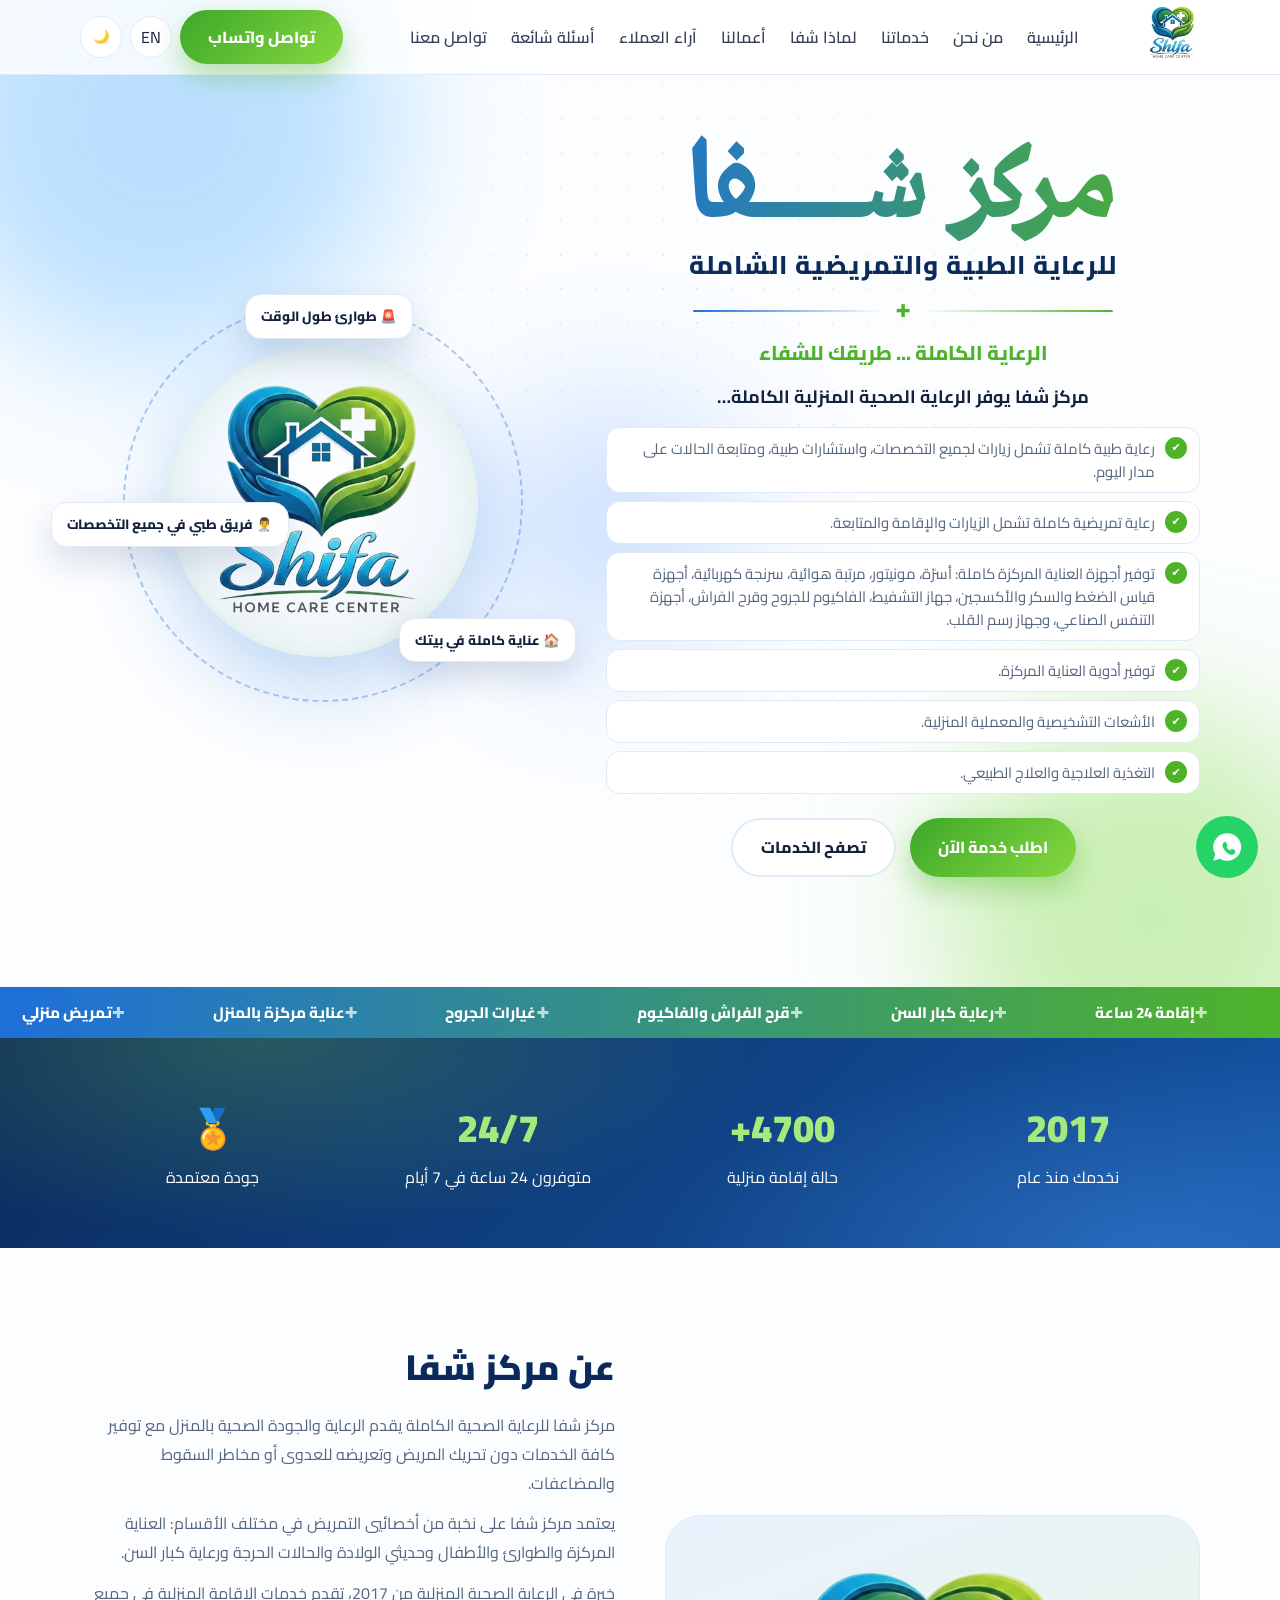
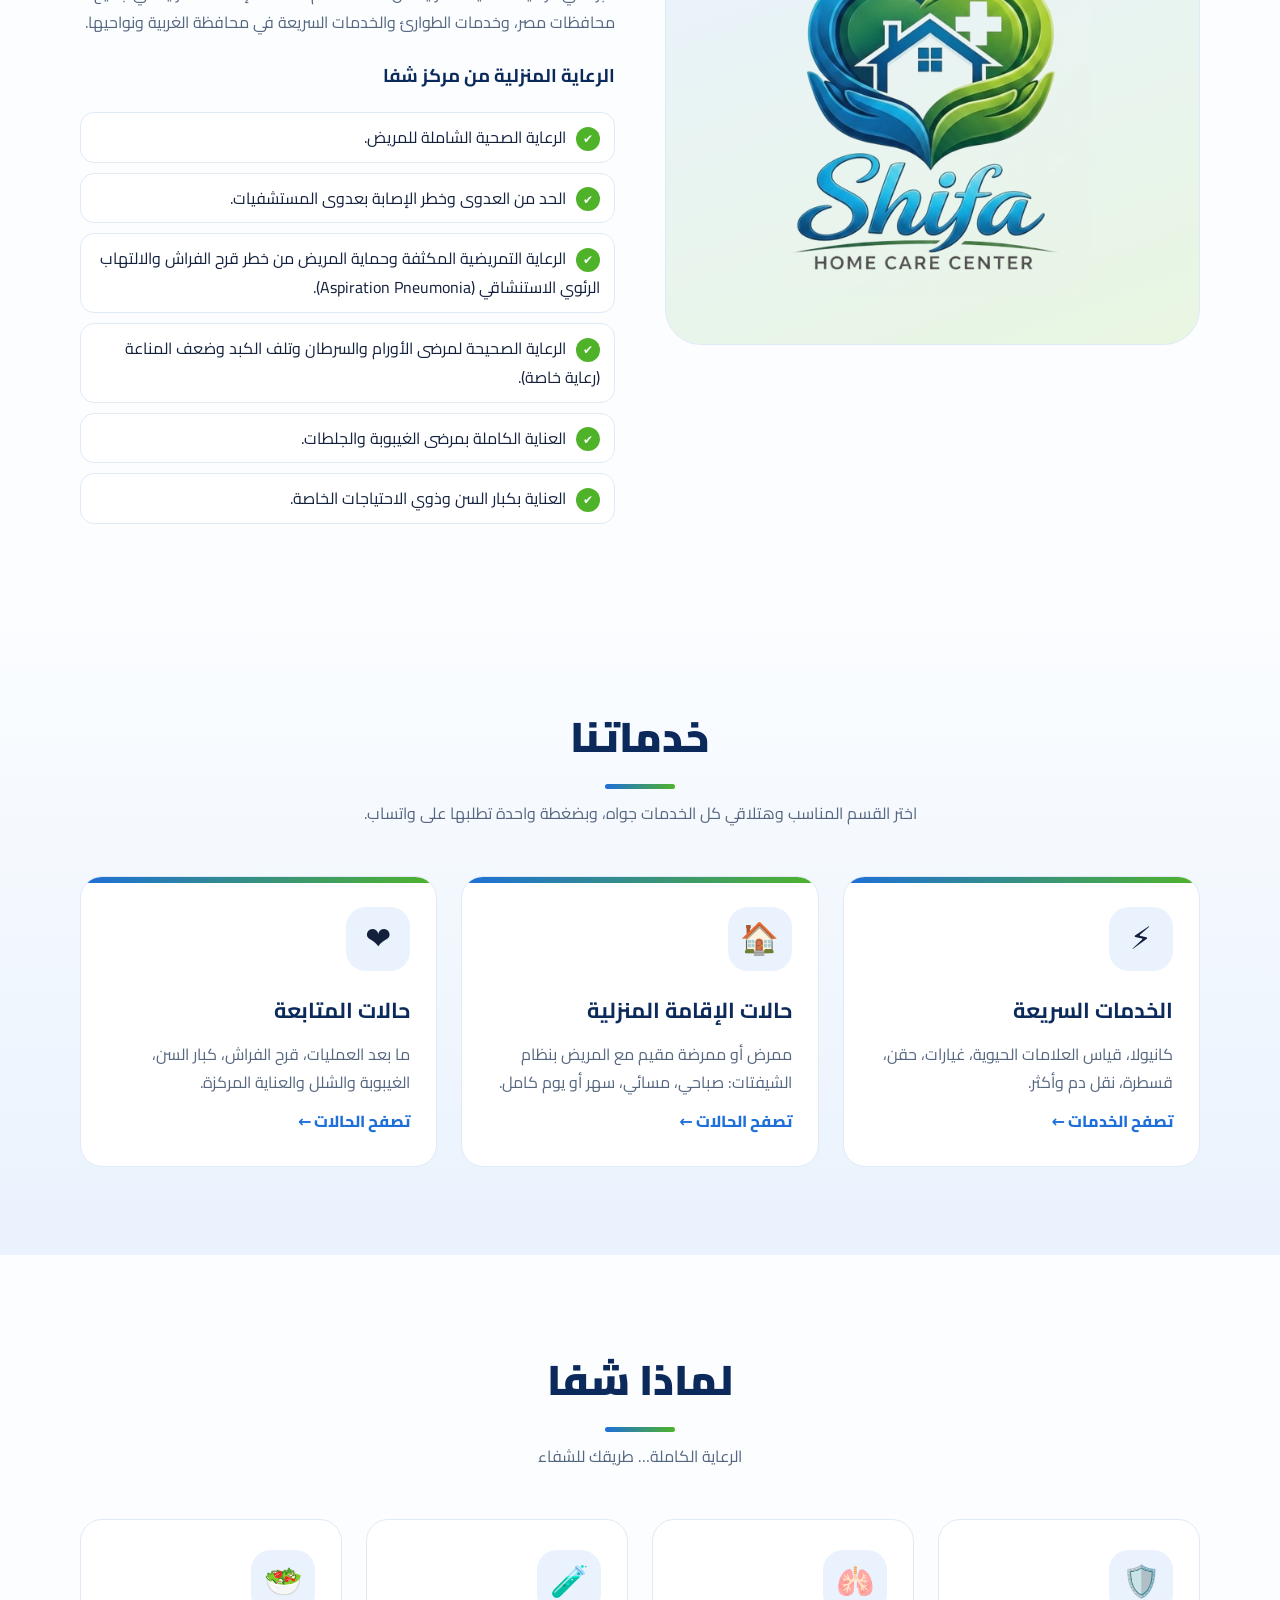
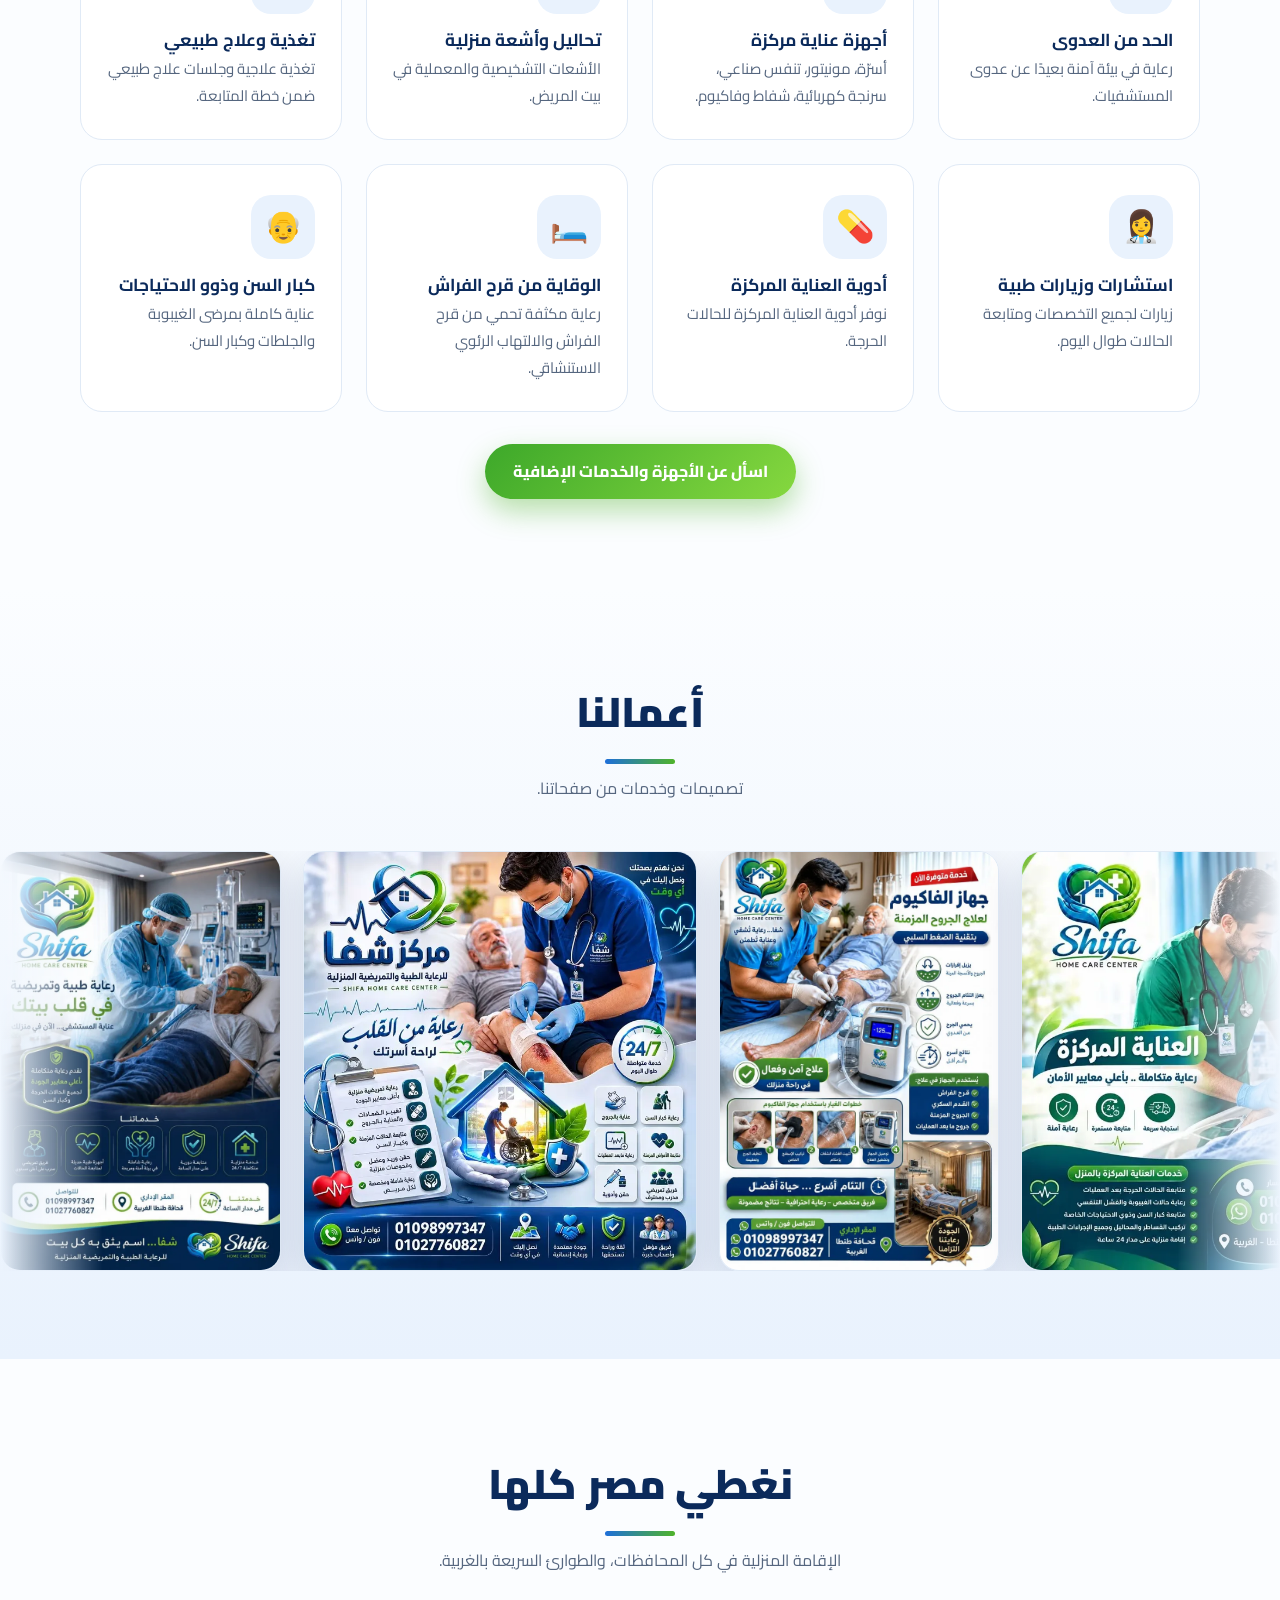
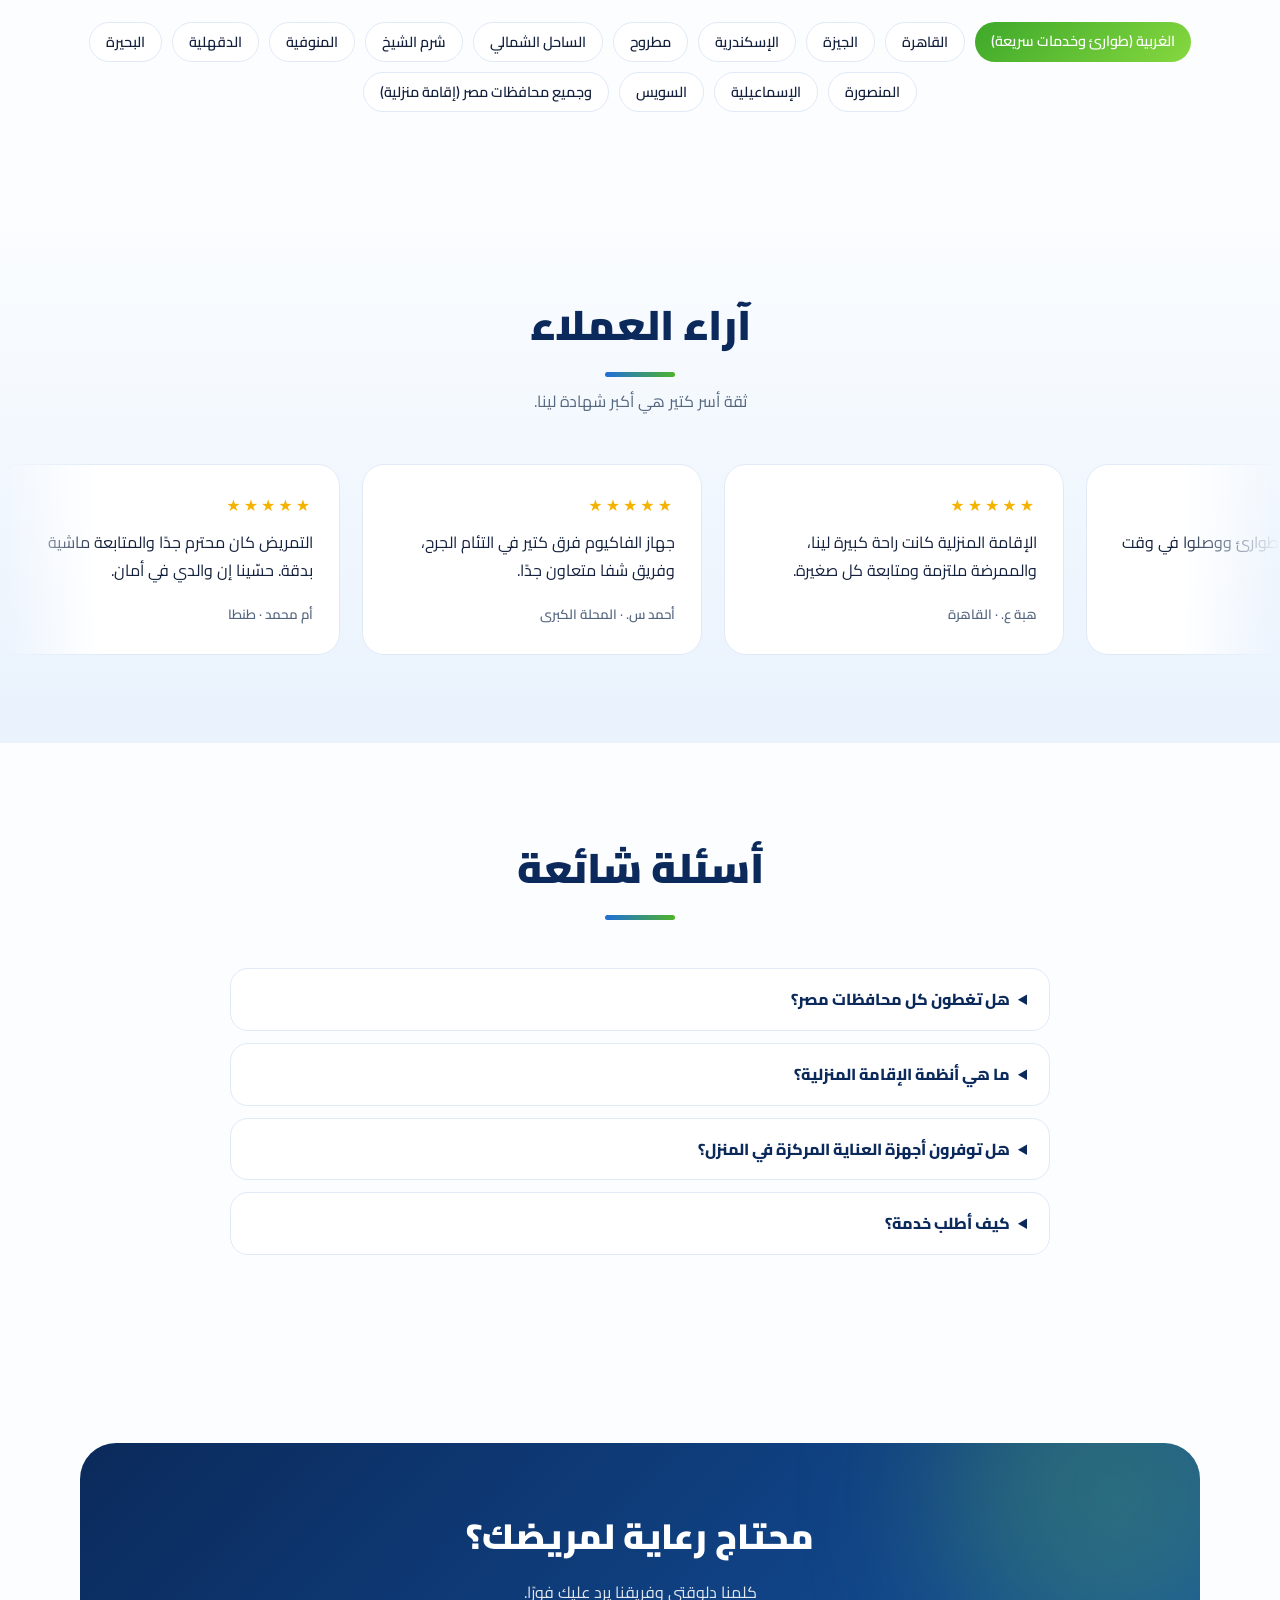
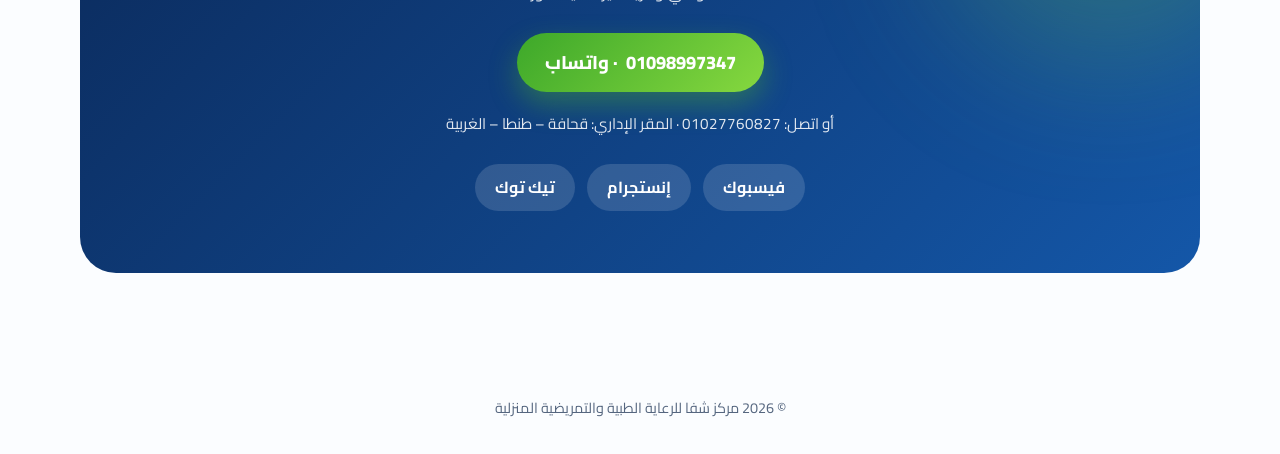
<file: index.html>
<!DOCTYPE html><html lang="ar" dir="rtl"><head><meta charset="utf-8"><meta name="viewport" content="width=device-width,initial-scale=1,viewport-fit=cover">
<title>شفا | رعاية منزلية وتمريض منزلي في مصر – عناية مركزة وإقامة 24 ساعة</title><meta name="description" content="مركز شفا للرعاية الطبية والتمريضية المنزلية: تمريض منزلي، عناية مركزة بالمنزل، غيارات وقرح فراش، رعاية كبار السن وإقامة منزلية 24 ساعة في جميع محافظات مصر. اتصل 01098997347."><meta name="robots" content="index,follow,max-image-preview:large">
<link rel="canonical" href="https://shfaa.online/"><link rel="alternate" hreflang="ar" href="https://shfaa.online/"><link rel="alternate" hreflang="en" href="https://shfaa.online/en/"><link rel="alternate" hreflang="x-default" href="https://shfaa.online/">
<meta name="theme-color" content="#0b2a5b"><meta name="geo.region" content="EG"><meta name="geo.placename" content="Tanta, Gharbia">
<meta property="og:type" content="website"><meta property="og:site_name" content="Shifa Home Care"><meta property="og:locale" content="ar_EG"><meta property="og:title" content="شفا | رعاية منزلية وتمريض منزلي في مصر – عناية مركزة وإقامة 24 ساعة"><meta property="og:description" content="مركز شفا للرعاية الطبية والتمريضية المنزلية: تمريض منزلي، عناية مركزة بالمنزل، غيارات وقرح فراش، رعاية كبار السن وإقامة منزلية 24 ساعة في جميع محافظات مصر. اتصل 01098997347."><meta property="og:url" content="https://shfaa.online/"><meta property="og:image" content="https://shfaa.online/assets/og.jpg"><meta property="og:image:width" content="1200"><meta property="og:image:height" content="630">
<meta name="twitter:card" content="summary_large_image"><meta name="twitter:title" content="شفا | رعاية منزلية وتمريض منزلي في مصر – عناية مركزة وإقامة 24 ساعة"><meta name="twitter:description" content="مركز شفا للرعاية الطبية والتمريضية المنزلية: تمريض منزلي، عناية مركزة بالمنزل، غيارات وقرح فراش، رعاية كبار السن وإقامة منزلية 24 ساعة في جميع محافظات مصر. اتصل 01098997347."><meta name="twitter:image" content="https://shfaa.online/assets/og.jpg">
<link rel="icon" href="/assets/favicon.png"><link rel="apple-touch-icon" href="/assets/icon-192.png"><link rel="manifest" href="/manifest.webmanifest">
<link rel="preconnect" href="https://fonts.googleapis.com"><link rel="preconnect" href="https://fonts.gstatic.com" crossorigin>
<link href="https://fonts.googleapis.com/css2?family=Cairo:wght@400;600;800;900&family=Poppins:wght@400;600;800&family=Reem+Kufi:wght@700&family=Playfair+Display:wght@800&display=swap" rel="stylesheet">
<script>try{var s=localStorage.getItem('theme');document.documentElement.dataset.theme=s||(matchMedia('(prefers-color-scheme:dark)').matches?'dark':'light')}catch(e){document.documentElement.dataset.theme='light'}</script>
<link rel="stylesheet" href="/style-rtl.css">
<script type="application/ld+json">[{"@context": "https://schema.org", "@type": "MedicalBusiness", "name": "Shifa Home Care Center | مركز شفا للرعاية الطبية والتمريضية المنزلية", "alternateName": ["شفا", "Shfaa", "Shifa Home Care"], "url": "https://shfaa.online/", "logo": "https://shfaa.online/assets/icon-512.png", "image": "https://shfaa.online/assets/og.jpg", "description": "مركز شفا للرعاية الطبية والتمريضية المنزلية: تمريض منزلي، عناية مركزة بالمنزل، غيارات وقرح فراش، رعاية كبار السن وإقامة منزلية 24 ساعة في جميع محافظات مصر. اتصل 01098997347.", "telephone": ["+201098997347", "+201027760827"], "foundingDate": "2017", "address": {"@type": "PostalAddress", "streetAddress": "Qahafa", "addressLocality": "Tanta", "addressRegion": "Gharbia", "addressCountry": "EG"}, "areaServed": {"@type": "Country", "name": "Egypt"}, "openingHoursSpecification": {"@type": "OpeningHoursSpecification", "dayOfWeek": ["Monday", "Tuesday", "Wednesday", "Thursday", "Friday", "Saturday", "Sunday"], "opens": "00:00", "closes": "23:59"}, "sameAs": ["https://www.facebook.com/share/1HTjj8ZCZ2/", "https://www.instagram.com/shifacenter2025", "https://www.tiktok.com/@shifa.home.care.c"], "availableLanguage": ["Arabic", "English"]}, {"@context": "https://schema.org", "@type": "FAQPage", "mainEntity": [{"@type": "Question", "name": "هل تغطون كل محافظات مصر؟", "acceptedAnswer": {"@type": "Answer", "text": "نعم، نقدم خدمات الإقامة المنزلية في جميع محافظات مصر، بينما تتوفر خدمات الطوارئ والخدمات السريعة في محافظة الغربية ونواحيها."}}, {"@type": "Question", "name": "ما هي أنظمة الإقامة المنزلية؟", "acceptedAnswer": {"@type": "Answer", "text": "شيفت صباحي (8 ص – 2 م)، مسائي (2 م – 8 م)، سهر (8 م – 8 ص) أو يوم كامل (8 ص – 8 ص)."}}, {"@type": "Question", "name": "هل توفرون أجهزة العناية المركزة في المنزل؟", "acceptedAnswer": {"@type": "Answer", "text": "نعم: أسرّة، مونيتور، مراتب هوائية، سرنجات كهربائية، أجهزة قياس الضغط والسكر والأكسجين، شفاط، فاكيوم للجروح وقرح الفراش، أجهزة تنفس صناعي وجهاز رسم القلب."}}, {"@type": "Question", "name": "كيف أطلب خدمة؟", "acceptedAnswer": {"@type": "Answer", "text": "اضغط على أي خدمة في الموقع وسيفتح واتساب برسالة جاهزة على الرقم 01098997347."}}]}]</script></head><body><div id="bar"></div><header><div class="wrap nav"><a class="brand" href="/" aria-label="Shifa"><img class="ll" src="/assets/logo-light.png" alt="شعار شفا" width="58" height="58"><img class="ld" src="/assets/logo-dark.png" alt="" width="58" height="58"></a>
<nav class="links" id="links"><a href="/">الرئيسية</a><a href="/#about">من نحن</a><a href="/#services">خدماتنا</a><a href="/#why">لماذا شفا</a><a href="/#gallery">أعمالنا</a><a href="/#reviews">آراء العملاء</a><a href="/#faq">أسئلة شائعة</a><a href="/#contact">تواصل معنا</a></nav>
<div class="tools"><a class="btn g" href="https://wa.me/201098997347?text=%D8%A3%D8%B1%D9%8A%D8%AF%20%D8%A7%D9%84%D8%A7%D8%B3%D8%AA%D9%81%D8%B3%D8%A7%D8%B1%20%D8%B9%D9%86%20%D8%AE%D8%AF%D9%85%D8%A7%D8%AA%D9%83%D9%85" target="_blank" rel="noopener">تواصل واتساب</a><a class="ib" href="/en/" hreflang="en" lang="en" aria-label="English">EN</a><button class="ib" id="tg" aria-label="Theme">🌙</button><button class="ib burger" id="bg" aria-label="Menu">☰</button></div></div></header><main><section class="hero"><div class="blob b1"></div><div class="blob b2"></div><div class="blob b3"></div><div class="dots"></div><div class="fx" aria-hidden="true"><i style="left:6%;font-size:22px;animation-delay:-0s">+</i><i style="left:18%;font-size:34px;animation-delay:-4s">+</i><i style="left:31%;font-size:18px;animation-delay:-8s">+</i><i style="left:47%;font-size:28px;animation-delay:-2s">+</i><i style="left:63%;font-size:20px;animation-delay:-6s">+</i><i style="left:76%;font-size:36px;animation-delay:-10s">+</i><i style="left:88%;font-size:24px;animation-delay:-1s">+</i><i style="left:95%;font-size:18px;animation-delay:-5s">+</i></div><div class="wrap">
<div><h1 aria-label="مركز شفا للرعاية الطبية والتمريضية الشاملة"><span class="t1">مركز شـــفا</span><span class="t2">للرعاية الطبية والتمريضية الشاملة</span></h1><div class="orn" aria-hidden="true"><i></i><b>✚</b><i></i></div><p class="tag">الرعاية الكاملة ... طريقك للشفاء</p><p class="lead">مركز شفا يوفر الرعاية الصحية المنزلية الكاملة…</p><ul class="bul"><li style="--d:0.3s">رعاية طبية كاملة تشمل زيارات لجميع التخصصات، واستشارات طبية، ومتابعة الحالات على مدار اليوم.</li><li style="--d:0.42s">رعاية تمريضية كاملة تشمل الزيارات والإقامة والمتابعة.</li><li style="--d:0.54s">توفير أجهزة العناية المركزة كاملة: أسرّة، مونيتور، مرتبة هوائية، سرنجة كهربائية، أجهزة قياس الضغط والسكر والأكسجين، جهاز التشفيط، الفاكيوم للجروح وقرح الفراش، أجهزة التنفس الصناعي، وجهاز رسم القلب.</li><li style="--d:0.6599999999999999s">توفير أدوية العناية المركزة.</li><li style="--d:0.78s">الأشعات التشخيصية والمعملية المنزلية.</li><li style="--d:0.8999999999999999s">التغذية العلاجية والعلاج الطبيعي.</li></ul>
<div class="cta"><a class="btn g" href="https://wa.me/201098997347?text=%D8%A3%D8%B1%D9%8A%D8%AF%20%D8%B7%D9%84%D8%A8%20%D8%AE%D8%AF%D9%85%D8%A9" target="_blank" rel="noopener">اطلب خدمة الآن</a><a class="btn o" href="#services">تصفح الخدمات</a></div></div>
<div class="visual"><div class="ring"></div><div class="ring r2"></div><div class="orb"><img class="ll" src="/assets/logo-light.png" alt="Shifa" width="250" height="250"><img class="ld" src="/assets/logo-dark.png" alt="" width="250" height="250"></div>
<div class="chip a">🚨 طوارئ طول الوقت</div><div class="chip b">🏠 عناية كاملة في بيتك</div><div class="chip c">👨‍⚕️ فريق طبي في جميع التخصصات</div></div></div>
<svg class="ecg" viewBox="0 0 1200 70" preserveAspectRatio="none" aria-hidden="true"><path d="M0 40H300l20-28 22 56 20-46 14 18H640l20-28 22 56 20-46 14 18H1200"/></svg></section>
<div class="tick" aria-hidden="true"><div class="trk"><span>تمريض منزلي</span><span>عناية مركزة بالمنزل</span><span>غيارات الجروح</span><span>قرح الفراش والفاكيوم</span><span>رعاية كبار السن</span><span>إقامة 24 ساعة</span><span>نقل دم ومحاليل</span><span>أشعة وتحاليل منزلية</span><span>علاج طبيعي وتغذية علاجية</span><span>تمريض منزلي</span><span>عناية مركزة بالمنزل</span><span>غيارات الجروح</span><span>قرح الفراش والفاكيوم</span><span>رعاية كبار السن</span><span>إقامة 24 ساعة</span><span>نقل دم ومحاليل</span><span>أشعة وتحاليل منزلية</span><span>علاج طبيعي وتغذية علاجية</span><span>تمريض منزلي</span><span>عناية مركزة بالمنزل</span><span>غيارات الجروح</span><span>قرح الفراش والفاكيوم</span><span>رعاية كبار السن</span><span>إقامة 24 ساعة</span><span>نقل دم ومحاليل</span><span>أشعة وتحاليل منزلية</span><span>علاج طبيعي وتغذية علاجية</span><span>تمريض منزلي</span><span>عناية مركزة بالمنزل</span><span>غيارات الجروح</span><span>قرح الفراش والفاكيوم</span><span>رعاية كبار السن</span><span>إقامة 24 ساعة</span><span>نقل دم ومحاليل</span><span>أشعة وتحاليل منزلية</span><span>علاج طبيعي وتغذية علاجية</span></div></div>
<div class="stats"><div class="wrap"><div><b>2017</b>نخدمك منذ عام</div><div><b data-n="4700" data-s="+">4700+</b>حالة إقامة منزلية</div><div><b>24/7</b>متوفرون 24 ساعة في 7 أيام</div><div><b>🏅</b>جودة معتمدة</div></div></div>
<section id="about" class="about"><div class="wrap"><div class="rv"><div class="box"><img class="ll" src="/assets/logo-light.png" alt="Shifa" loading="lazy"><img class="ld" src="/assets/logo-dark.png" alt="" loading="lazy"></div></div>
<div class="rv"><h2 style="font-size:2.2rem;font-weight:900;color:var(--navy)">عن مركز شفا</h2><p style="color:var(--mut);margin-top:12px">مركز شفا للرعاية الصحية الكاملة يقدم الرعاية والجودة الصحية بالمنزل مع توفير كافة الخدمات دون تحريك المريض وتعريضه للعدوى أو مخاطر السقوط والمضاعفات.</p><p style="color:var(--mut);margin-top:12px">يعتمد مركز شفا على نخبة من أخصائيي التمريض في مختلف الأقسام: العناية المركزة والطوارئ والأطفال وحديثي الولادة والحالات الحرجة ورعاية كبار السن.</p><p style="color:var(--mut);margin-top:12px">خبرة في الرعاية الصحية المنزلية من 2017، تقدم خدمات الإقامة المنزلية في جميع محافظات مصر، وخدمات الطوارئ والخدمات السريعة في محافظة الغربية ونواحيها.</p><h3 class="sub">الرعاية المنزلية من مركز شفا</h3><ul class="ticks"><li>الرعاية الصحية الشاملة للمريض.</li><li>الحد من العدوى وخطر الإصابة بعدوى المستشفيات.</li><li>الرعاية التمريضية المكثفة وحماية المريض من خطر قرح الفراش والالتهاب الرئوي الاستنشاقي (Aspiration Pneumonia).</li><li>الرعاية الصحيحة لمرضى الأورام والسرطان وتلف الكبد وضعف المناعة (رعاية خاصة).</li><li>العناية الكاملة بمرضى الغيبوبة والجلطات.</li><li>العناية بكبار السن وذوي الاحتياجات الخاصة.</li></ul></div></div></section>
<section id="services" class="alt"><div class="wrap"><div class="head rv"><h2>خدماتنا</h2><p>اختر القسم المناسب وهتلاقي كل الخدمات جواه، وبضغطة واحدة تطلبها على واتساب.</p></div><div class="cats"><a class="cat rv" href="/quick/"><div class="ic">⚡</div><h3>الخدمات السريعة</h3><p>كانيولا، قياس العلامات الحيوية، غيارات، حقن، قسطرة، نقل دم وأكثر.</p><span class="more">تصفح الخدمات ←</span></a><a class="cat rv" href="/stay/"><div class="ic">🏠</div><h3>حالات الإقامة المنزلية</h3><p>ممرض أو ممرضة مقيم مع المريض بنظام الشيفتات: صباحي، مسائي، سهر أو يوم كامل.</p><span class="more">تصفح الحالات ←</span></a><a class="cat rv" href="/follow/"><div class="ic">❤️</div><h3>حالات المتابعة</h3><p>ما بعد العمليات، قرح الفراش، كبار السن، الغيبوبة والشلل والعناية المركزة.</p><span class="more">تصفح الحالات ←</span></a></div></div></section>
<section id="why"><div class="wrap"><div class="head rv"><h2>لماذا شفا</h2><p>الرعاية الكاملة… طريقك للشفاء</p></div><div class="grid4"><div class="card rv"><div class="ic">🛡️</div><h4>الحد من العدوى</h4><p>رعاية في بيئة آمنة بعيدًا عن عدوى المستشفيات.</p></div><div class="card rv"><div class="ic">🫁</div><h4>أجهزة عناية مركزة</h4><p>أسرّة، مونيتور، تنفس صناعي، سرنجة كهربائية، شفاط وفاكيوم.</p></div><div class="card rv"><div class="ic">🧪</div><h4>تحاليل وأشعة منزلية</h4><p>الأشعات التشخيصية والمعملية في بيت المريض.</p></div><div class="card rv"><div class="ic">🥗</div><h4>تغذية وعلاج طبيعي</h4><p>تغذية علاجية وجلسات علاج طبيعي ضمن خطة المتابعة.</p></div><div class="card rv"><div class="ic">👩‍⚕️</div><h4>استشارات وزيارات طبية</h4><p>زيارات لجميع التخصصات ومتابعة الحالات طوال اليوم.</p></div><div class="card rv"><div class="ic">💊</div><h4>أدوية العناية المركزة</h4><p>نوفر أدوية العناية المركزة للحالات الحرجة.</p></div><div class="card rv"><div class="ic">🛏️</div><h4>الوقاية من قرح الفراش</h4><p>رعاية مكثفة تحمي من قرح الفراش والالتهاب الرئوي الاستنشاقي.</p></div><div class="card rv"><div class="ic">👴</div><h4>كبار السن وذوو الاحتياجات</h4><p>عناية كاملة بمرضى الغيبوبة والجلطات وكبار السن.</p></div></div><div style="text-align:center;margin-top:32px"><a class="btn g" href="https://wa.me/201098997347?text=%D8%A3%D8%B1%D9%8A%D8%AF%20%D8%A7%D9%84%D8%A7%D8%B3%D8%AA%D9%81%D8%B3%D8%A7%D8%B1%20%D8%B9%D9%86%20%D8%A7%D9%84%D8%A3%D8%AC%D9%87%D8%B2%D8%A9%20%D9%88%D8%A7%D9%84%D8%AE%D8%AF%D9%85%D8%A7%D8%AA%20%D8%A7%D9%84%D8%A5%D8%B6%D8%A7%D9%81%D9%8A%D8%A9" target="_blank" rel="noopener">اسأل عن الأجهزة والخدمات الإضافية</a></div></div></section>
<section id="gallery" class="alt"><div class="wrap"><div class="head rv"><h2>أعمالنا</h2><p>تصميمات وخدمات من صفحاتنا.</p></div></div><div class="slider"><div class="track w"><img class="work" src="/assets/work1.webp" alt="تصميم خدمات شفا للرعاية المنزلية 1" loading="lazy" height="420"><img class="work" src="/assets/work2.webp" alt="تصميم خدمات شفا للرعاية المنزلية 2" loading="lazy" height="420"><img class="work" src="/assets/work3.webp" alt="تصميم خدمات شفا للرعاية المنزلية 3" loading="lazy" height="420"><img class="work" src="/assets/work4.webp" alt="تصميم خدمات شفا للرعاية المنزلية 4" loading="lazy" height="420"><img class="work" src="/assets/work1.webp" alt="تصميم خدمات شفا للرعاية المنزلية 1" loading="lazy" height="420"><img class="work" src="/assets/work2.webp" alt="تصميم خدمات شفا للرعاية المنزلية 2" loading="lazy" height="420"><img class="work" src="/assets/work3.webp" alt="تصميم خدمات شفا للرعاية المنزلية 3" loading="lazy" height="420"><img class="work" src="/assets/work4.webp" alt="تصميم خدمات شفا للرعاية المنزلية 4" loading="lazy" height="420"></div></div></section>
<section id="coverage"><div class="wrap"><div class="head rv"><h2>نغطي مصر كلها</h2><p>الإقامة المنزلية في كل المحافظات، والطوارئ السريعة بالغربية.</p></div><div class="map rv"><span class="hot">الغربية (طوارئ وخدمات سريعة)</span><span>القاهرة</span><span>الجيزة</span><span>الإسكندرية</span><span>مطروح</span><span>الساحل الشمالي</span><span>شرم الشيخ</span><span>المنوفية</span><span>الدقهلية</span><span>البحيرة</span><span>المنصورة</span><span>الإسماعيلية</span><span>السويس</span><span>وجميع محافظات مصر (إقامة منزلية)</span></div></div></section>
<section id="reviews" class="alt"><div class="wrap"><div class="head rv"><h2>آراء العملاء</h2><p>ثقة أسر كتير هي أكبر شهادة لينا.</p></div></div><div class="slider"><div class="track"><div class="rev"><div class="st">★★★★★</div><p>التمريض كان محترم جدًا والمتابعة ماشية بدقة. حسّينا إن والدي في أمان.</p><small>أم محمد · طنطا</small></div><div class="rev"><div class="st">★★★★★</div><p>جهاز الفاكيوم فرق كتير في التئام الجرح، وفريق شفا متعاون جدًا.</p><small>أحمد س. · المحلة الكبرى</small></div><div class="rev"><div class="st">★★★★★</div><p>الإقامة المنزلية كانت راحة كبيرة لينا، والممرضة ملتزمة ومتابعة كل صغيرة.</p><small>هبة ع. · القاهرة</small></div><div class="rev"><div class="st">★★★★★</div><p>خدمة سريعة في الطوارئ ووصلوا في وقت قياسي. شكرًا لكم.</p><small>محمود · كفر الزيات</small></div><div class="rev"><div class="st">★★★★★</div><p>اهتمام حقيقي بمريضنا وتواصل مستمر معانا طول اليوم.</p><small>نادين ح. · الإسكندرية</small></div><div class="rev"><div class="st">★★★★★</div><p>من أحسن مراكز الرعاية المنزلية، ما شاء الله على مجهودهم.</p><small>أبو يوسف · المنصورة</small></div><div class="rev"><div class="st">★★★★★</div><p>التمريض كان محترم جدًا والمتابعة ماشية بدقة. حسّينا إن والدي في أمان.</p><small>أم محمد · طنطا</small></div><div class="rev"><div class="st">★★★★★</div><p>جهاز الفاكيوم فرق كتير في التئام الجرح، وفريق شفا متعاون جدًا.</p><small>أحمد س. · المحلة الكبرى</small></div><div class="rev"><div class="st">★★★★★</div><p>الإقامة المنزلية كانت راحة كبيرة لينا، والممرضة ملتزمة ومتابعة كل صغيرة.</p><small>هبة ع. · القاهرة</small></div><div class="rev"><div class="st">★★★★★</div><p>خدمة سريعة في الطوارئ ووصلوا في وقت قياسي. شكرًا لكم.</p><small>محمود · كفر الزيات</small></div><div class="rev"><div class="st">★★★★★</div><p>اهتمام حقيقي بمريضنا وتواصل مستمر معانا طول اليوم.</p><small>نادين ح. · الإسكندرية</small></div><div class="rev"><div class="st">★★★★★</div><p>من أحسن مراكز الرعاية المنزلية، ما شاء الله على مجهودهم.</p><small>أبو يوسف · المنصورة</small></div></div></div></section>
<section id="faq"><div class="wrap"><div class="head rv"><h2>أسئلة شائعة</h2></div><div class="faq"><details class="rv"><summary>هل تغطون كل محافظات مصر؟</summary><p>نعم، نقدم خدمات الإقامة المنزلية في جميع محافظات مصر، بينما تتوفر خدمات الطوارئ والخدمات السريعة في محافظة الغربية ونواحيها.</p></details><details class="rv"><summary>ما هي أنظمة الإقامة المنزلية؟</summary><p>شيفت صباحي (8 ص – 2 م)، مسائي (2 م – 8 م)، سهر (8 م – 8 ص) أو يوم كامل (8 ص – 8 ص).</p></details><details class="rv"><summary>هل توفرون أجهزة العناية المركزة في المنزل؟</summary><p>نعم: أسرّة، مونيتور، مراتب هوائية، سرنجات كهربائية، أجهزة قياس الضغط والسكر والأكسجين، شفاط، فاكيوم للجروح وقرح الفراش، أجهزة تنفس صناعي وجهاز رسم القلب.</p></details><details class="rv"><summary>كيف أطلب خدمة؟</summary><p>اضغط على أي خدمة في الموقع وسيفتح واتساب برسالة جاهزة على الرقم 01098997347.</p></details></div></div></section>
<section id="contact"><div class="wrap"><div class="contact rv"><h2>محتاج رعاية لمريضك؟</h2><p>كلمنا دلوقتي وفريقنا يرد عليك فورًا.</p><a class="btn g" href="https://wa.me/201098997347?text=%D8%A3%D8%B1%D9%8A%D8%AF%20%D8%B7%D9%84%D8%A8%20%D8%AE%D8%AF%D9%85%D8%A9" target="_blank" rel="noopener" style="font-size:1.15rem"><span dir="ltr">01098997347</span> · واتساب</a>
<p style="margin:18px 0 0;font-size:.95rem">أو اتصل: <a href="tel:+201027760827" dir="ltr">01027760827</a> · المقر الإداري: قحافة – طنطا – الغربية</p>
<div class="soc"><a href="https://www.facebook.com/share/1HTjj8ZCZ2/" target="_blank" rel="noopener">فيسبوك</a><a href="https://www.instagram.com/shifacenter2025" target="_blank" rel="noopener">إنستجرام</a><a href="https://www.tiktok.com/@shifa.home.care.c" target="_blank" rel="noopener">تيك توك</a></div></div></div></section></main><footer>© 2026 مركز شفا للرعاية الطبية والتمريضية المنزلية</footer><a class="fab" href="https://wa.me/201098997347?text=%D8%A3%D8%B1%D9%8A%D8%AF%20%D8%A7%D9%84%D8%A7%D8%B3%D8%AA%D9%81%D8%B3%D8%A7%D8%B1%20%D8%B9%D9%86%20%D8%AE%D8%AF%D9%85%D8%A7%D8%AA%D9%83%D9%85" target="_blank" rel="noopener" aria-label="WhatsApp"><svg viewBox="0 0 32 32"><path d="M16 3a13 13 0 0 0-11 19.8L3 29l6.4-2A13 13 0 1 0 16 3zm7.6 18.4c-.3.9-1.8 1.7-2.5 1.8-.6.1-1.4.1-2.3-.2-2.8-1-4.6-3.3-5.8-5.1-.8-1.2-1.4-2.6-1.2-4 .1-1 .6-1.7 1.1-2.2.3-.3.7-.3 1-.3h.7c.2 0 .5 0 .7.6l1 2.3c.1.2.1.4 0 .6l-.5.7c-.2.2-.3.4-.1.7.7 1.2 1.7 2.2 2.9 2.8.3.2.5.1.7-.1l.8-1c.2-.3.5-.3.8-.2l2.2 1c.3.2.5.2.6.4.1.2.1.8-.1 1.4z"/></svg></a><script src="/app.js" defer></script></body></html>
</file>
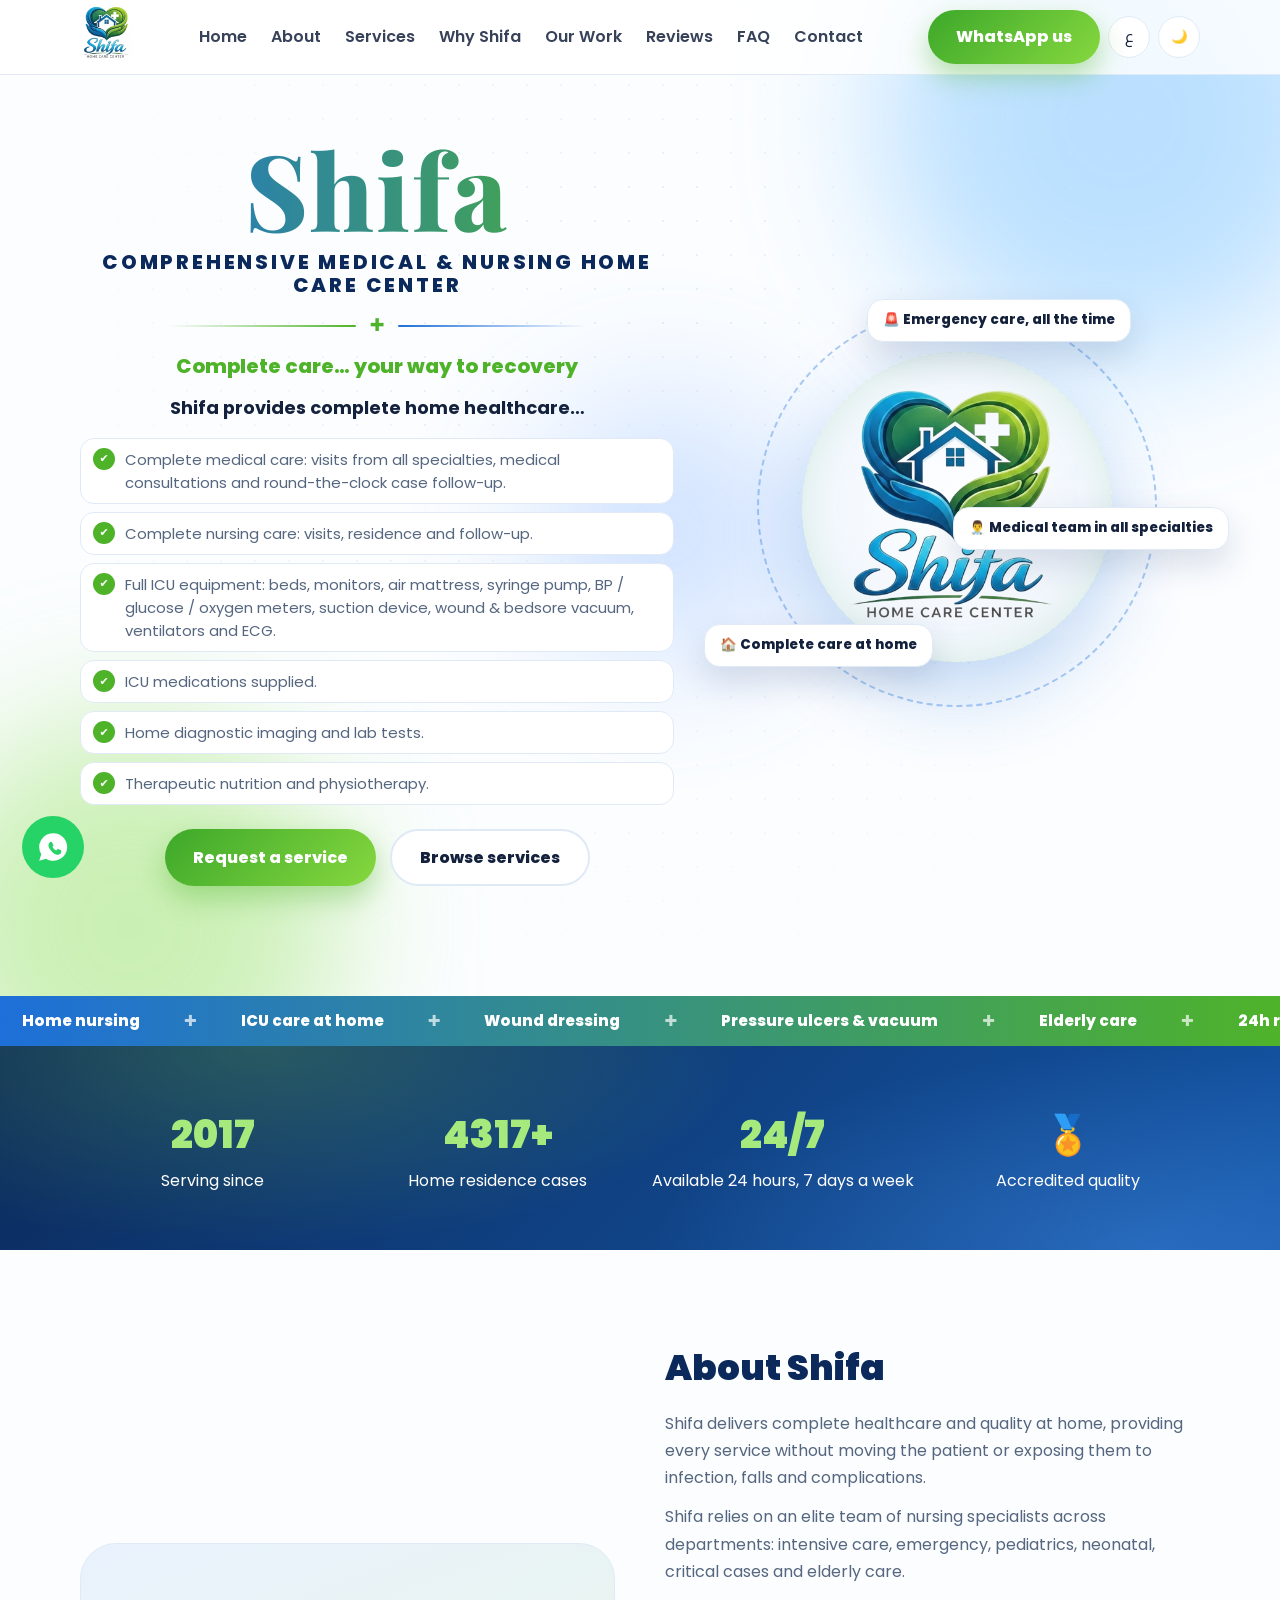
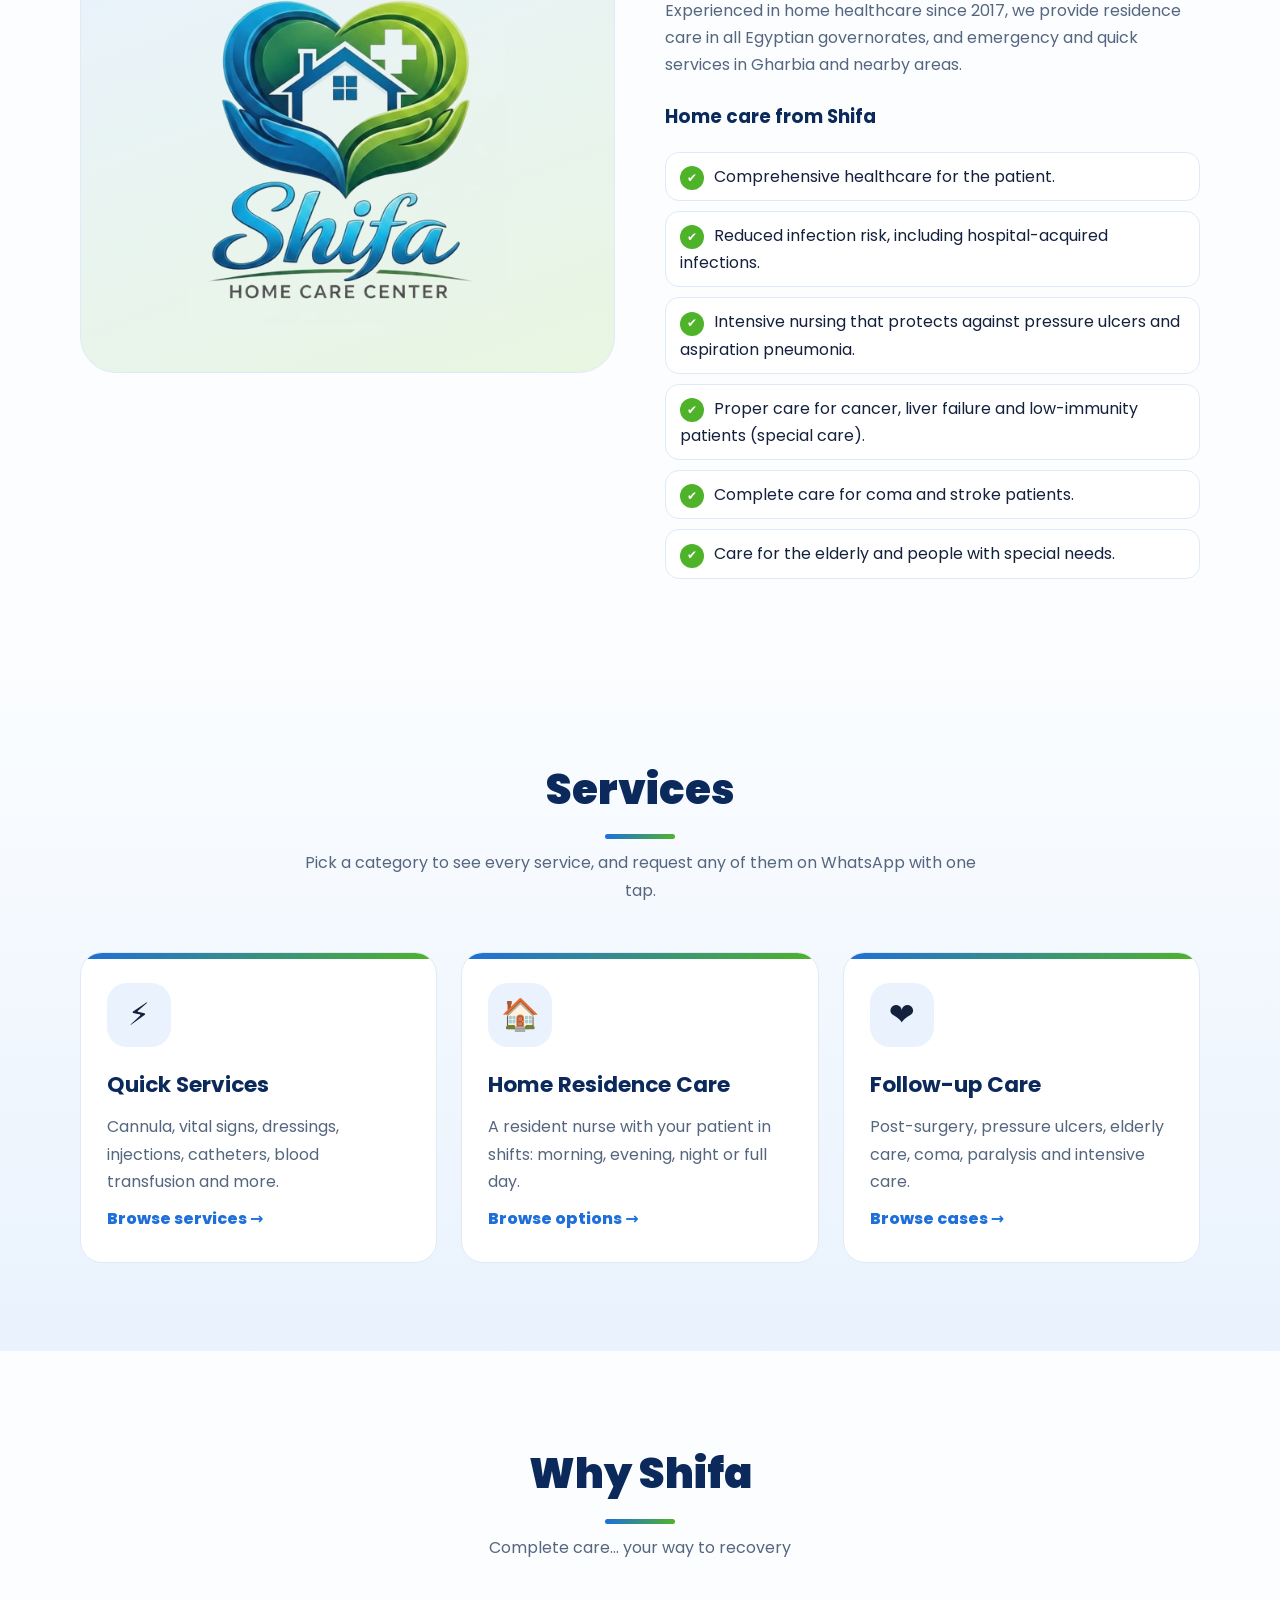
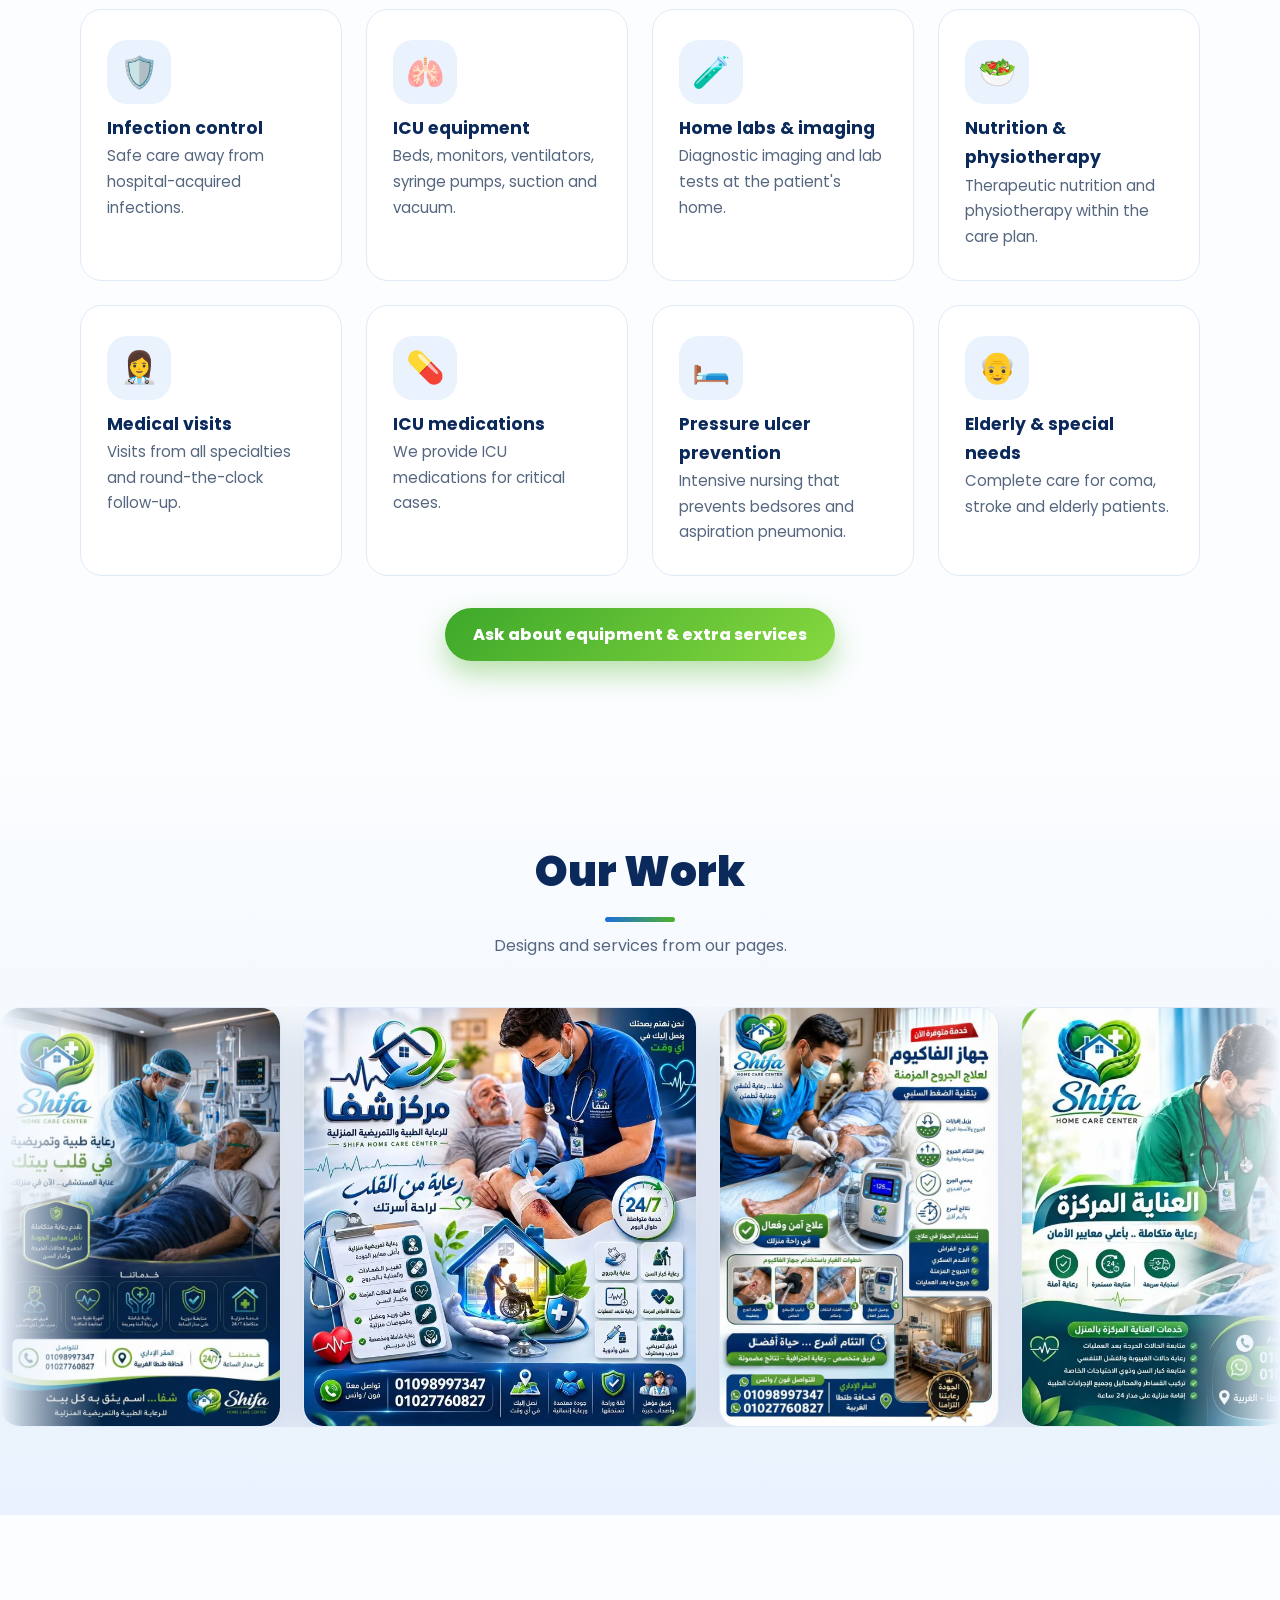
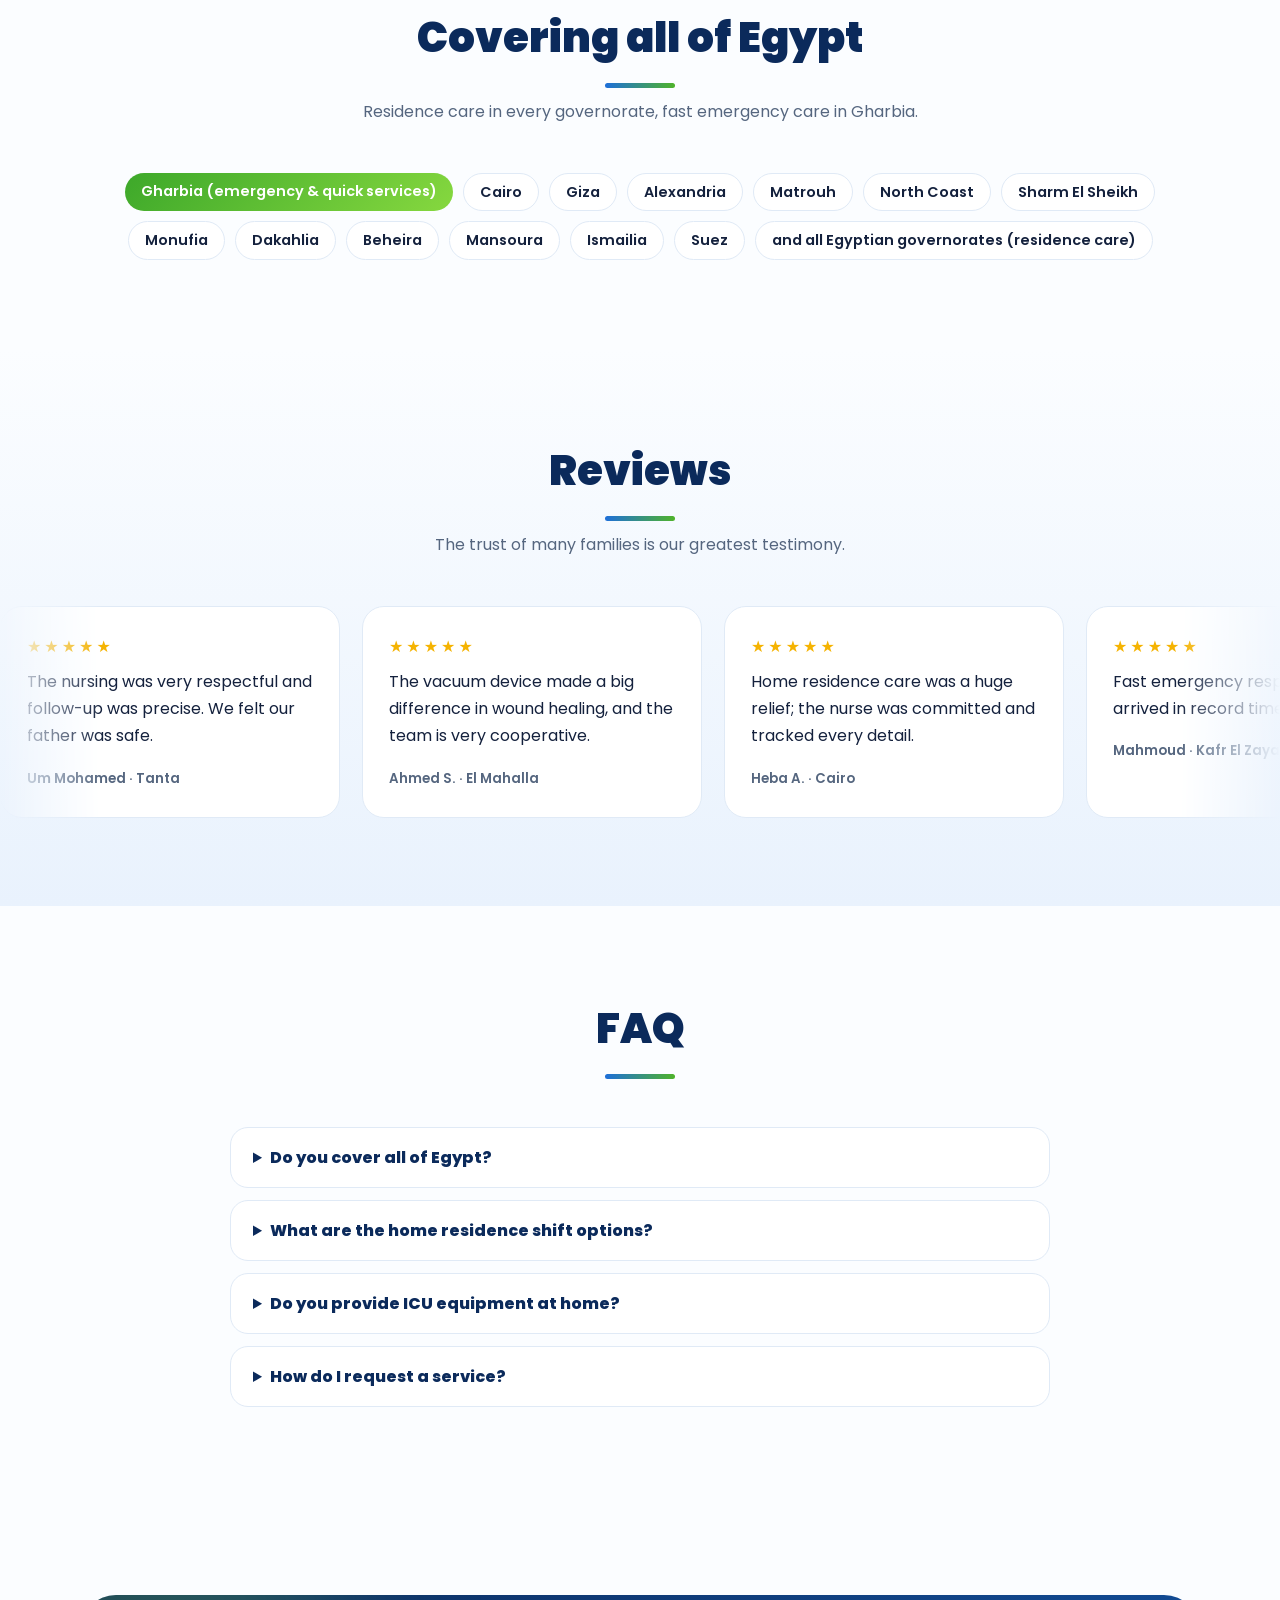
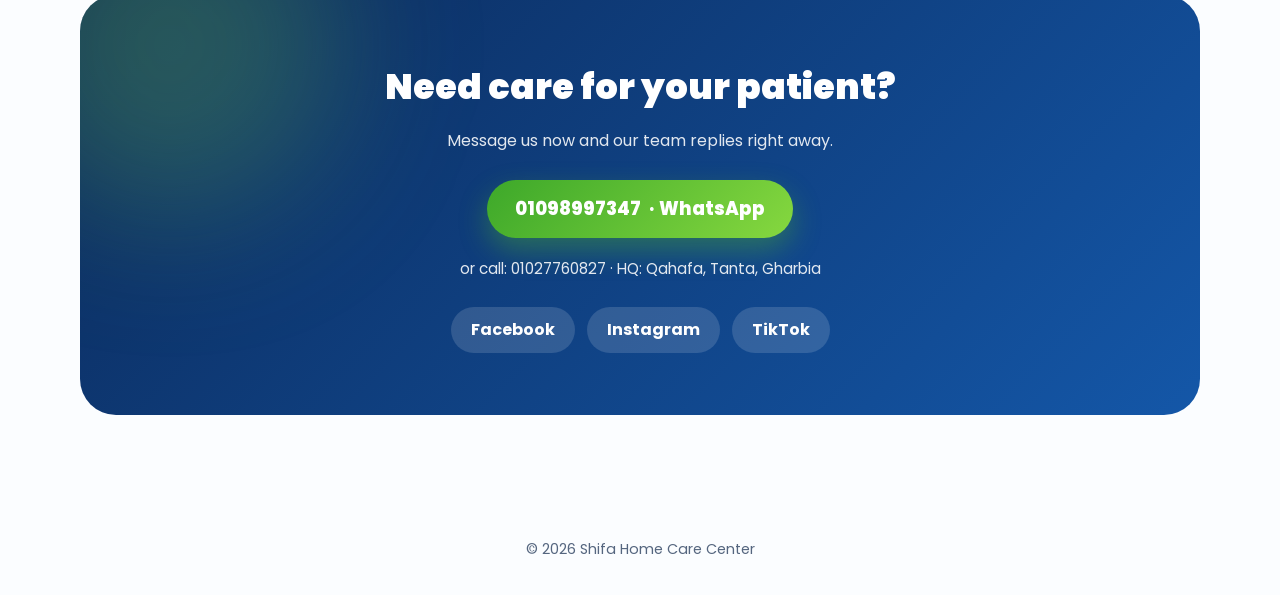
<file: en/index.html>
<!DOCTYPE html><html lang="en" dir="ltr"><head><meta charset="utf-8"><meta name="viewport" content="width=device-width,initial-scale=1,viewport-fit=cover">
<title>Shifa Home Care | Home Nursing &amp; ICU Care at Home in Egypt – 24/7</title><meta name="description" content="Shifa Home Care Center: professional home nursing, ICU care at home, wound &amp; pressure-ulcer dressing, elderly care and 24/7 residence nursing across all Egyptian governorates. Call 01098997347."><meta name="robots" content="index,follow,max-image-preview:large">
<link rel="canonical" href="https://shfaa.online/en/"><link rel="alternate" hreflang="ar" href="https://shfaa.online/"><link rel="alternate" hreflang="en" href="https://shfaa.online/en/"><link rel="alternate" hreflang="x-default" href="https://shfaa.online/">
<meta name="theme-color" content="#0b2a5b"><meta name="geo.region" content="EG"><meta name="geo.placename" content="Tanta, Gharbia">
<meta property="og:type" content="website"><meta property="og:site_name" content="Shifa Home Care"><meta property="og:locale" content="en_US"><meta property="og:title" content="Shifa Home Care | Home Nursing &amp; ICU Care at Home in Egypt – 24/7"><meta property="og:description" content="Shifa Home Care Center: professional home nursing, ICU care at home, wound &amp; pressure-ulcer dressing, elderly care and 24/7 residence nursing across all Egyptian governorates. Call 01098997347."><meta property="og:url" content="https://shfaa.online/en/"><meta property="og:image" content="https://shfaa.online/assets/og.jpg"><meta property="og:image:width" content="1200"><meta property="og:image:height" content="630">
<meta name="twitter:card" content="summary_large_image"><meta name="twitter:title" content="Shifa Home Care | Home Nursing &amp; ICU Care at Home in Egypt – 24/7"><meta name="twitter:description" content="Shifa Home Care Center: professional home nursing, ICU care at home, wound &amp; pressure-ulcer dressing, elderly care and 24/7 residence nursing across all Egyptian governorates. Call 01098997347."><meta name="twitter:image" content="https://shfaa.online/assets/og.jpg">
<link rel="icon" href="/assets/favicon.png"><link rel="apple-touch-icon" href="/assets/icon-192.png"><link rel="manifest" href="/manifest.webmanifest">
<link rel="preconnect" href="https://fonts.googleapis.com"><link rel="preconnect" href="https://fonts.gstatic.com" crossorigin>
<link href="https://fonts.googleapis.com/css2?family=Cairo:wght@400;600;800;900&family=Poppins:wght@400;600;800&family=Reem+Kufi:wght@700&family=Playfair+Display:wght@800&display=swap" rel="stylesheet">
<script>try{var s=localStorage.getItem('theme');document.documentElement.dataset.theme=s||(matchMedia('(prefers-color-scheme:dark)').matches?'dark':'light')}catch(e){document.documentElement.dataset.theme='light'}</script>
<link rel="stylesheet" href="/style-ltr.css">
<script type="application/ld+json">[{"@context": "https://schema.org", "@type": "MedicalBusiness", "name": "Shifa Home Care Center | مركز شفا للرعاية الطبية والتمريضية المنزلية", "alternateName": ["شفا", "Shfaa", "Shifa Home Care"], "url": "https://shfaa.online/", "logo": "https://shfaa.online/assets/icon-512.png", "image": "https://shfaa.online/assets/og.jpg", "description": "Shifa Home Care Center: professional home nursing, ICU care at home, wound & pressure-ulcer dressing, elderly care and 24/7 residence nursing across all Egyptian governorates. Call 01098997347.", "telephone": ["+201098997347", "+201027760827"], "foundingDate": "2017", "address": {"@type": "PostalAddress", "streetAddress": "Qahafa", "addressLocality": "Tanta", "addressRegion": "Gharbia", "addressCountry": "EG"}, "areaServed": {"@type": "Country", "name": "Egypt"}, "openingHoursSpecification": {"@type": "OpeningHoursSpecification", "dayOfWeek": ["Monday", "Tuesday", "Wednesday", "Thursday", "Friday", "Saturday", "Sunday"], "opens": "00:00", "closes": "23:59"}, "sameAs": ["https://www.facebook.com/share/1HTjj8ZCZ2/", "https://www.instagram.com/shifacenter2025", "https://www.tiktok.com/@shifa.home.care.c"], "availableLanguage": ["Arabic", "English"]}, {"@context": "https://schema.org", "@type": "FAQPage", "mainEntity": [{"@type": "Question", "name": "Do you cover all of Egypt?", "acceptedAnswer": {"@type": "Answer", "text": "Yes. Home residence care is available in all Egyptian governorates, while emergency and quick services are available in Gharbia and nearby areas."}}, {"@type": "Question", "name": "What are the home residence shift options?", "acceptedAnswer": {"@type": "Answer", "text": "Morning (8 AM–2 PM), evening (2 PM–8 PM), night (8 PM–8 AM) or full day (8 AM–8 AM)."}}, {"@type": "Question", "name": "Do you provide ICU equipment at home?", "acceptedAnswer": {"@type": "Answer", "text": "Yes: beds, monitors, air mattresses, syringe pumps, BP/glucose/oxygen meters, suction, wound vacuum, ventilators and ECG."}}, {"@type": "Question", "name": "How do I request a service?", "acceptedAnswer": {"@type": "Answer", "text": "Tap any service on the site and WhatsApp opens with a ready message to 01098997347."}}]}]</script></head><body><div id="bar"></div><header><div class="wrap nav"><a class="brand" href="/en/" aria-label="Shifa"><img class="ll" src="/assets/logo-light.png" alt="Shifa logo" width="58" height="58"><img class="ld" src="/assets/logo-dark.png" alt="" width="58" height="58"></a>
<nav class="links" id="links"><a href="/en/">Home</a><a href="/en/#about">About</a><a href="/en/#services">Services</a><a href="/en/#why">Why Shifa</a><a href="/en/#gallery">Our Work</a><a href="/en/#reviews">Reviews</a><a href="/en/#faq">FAQ</a><a href="/en/#contact">Contact</a></nav>
<div class="tools"><a class="btn g" href="https://wa.me/201098997347?text=I%20would%20like%20to%20ask%20about%20your%20services" target="_blank" rel="noopener">WhatsApp us</a><a class="ib" href="/" hreflang="ar" lang="ar" aria-label="العربية">ع</a><button class="ib" id="tg" aria-label="Theme">🌙</button><button class="ib burger" id="bg" aria-label="Menu">☰</button></div></div></header><main><section class="hero"><div class="blob b1"></div><div class="blob b2"></div><div class="blob b3"></div><div class="dots"></div><div class="fx" aria-hidden="true"><i style="left:6%;font-size:22px;animation-delay:-0s">+</i><i style="left:18%;font-size:34px;animation-delay:-4s">+</i><i style="left:31%;font-size:18px;animation-delay:-8s">+</i><i style="left:47%;font-size:28px;animation-delay:-2s">+</i><i style="left:63%;font-size:20px;animation-delay:-6s">+</i><i style="left:76%;font-size:36px;animation-delay:-10s">+</i><i style="left:88%;font-size:24px;animation-delay:-1s">+</i><i style="left:95%;font-size:18px;animation-delay:-5s">+</i></div><div class="wrap">
<div><h1 aria-label="Shifa Comprehensive Medical & Nursing Home Care Center"><span class="t1">Shifa</span><span class="t2">Comprehensive Medical & Nursing Home Care Center</span></h1><div class="orn" aria-hidden="true"><i></i><b>✚</b><i></i></div><p class="tag">Complete care… your way to recovery</p><p class="lead">Shifa provides complete home healthcare…</p><ul class="bul"><li style="--d:0.3s">Complete medical care: visits from all specialties, medical consultations and round-the-clock case follow-up.</li><li style="--d:0.42s">Complete nursing care: visits, residence and follow-up.</li><li style="--d:0.54s">Full ICU equipment: beds, monitors, air mattress, syringe pump, BP / glucose / oxygen meters, suction device, wound & bedsore vacuum, ventilators and ECG.</li><li style="--d:0.6599999999999999s">ICU medications supplied.</li><li style="--d:0.78s">Home diagnostic imaging and lab tests.</li><li style="--d:0.8999999999999999s">Therapeutic nutrition and physiotherapy.</li></ul>
<div class="cta"><a class="btn g" href="https://wa.me/201098997347?text=I%20would%20like%20to%20request%3A" target="_blank" rel="noopener">Request a service</a><a class="btn o" href="#services">Browse services</a></div></div>
<div class="visual"><div class="ring"></div><div class="ring r2"></div><div class="orb"><img class="ll" src="/assets/logo-light.png" alt="Shifa" width="250" height="250"><img class="ld" src="/assets/logo-dark.png" alt="" width="250" height="250"></div>
<div class="chip a">🚨 Emergency care, all the time</div><div class="chip b">🏠 Complete care at home</div><div class="chip c">👨‍⚕️ Medical team in all specialties</div></div></div>
<svg class="ecg" viewBox="0 0 1200 70" preserveAspectRatio="none" aria-hidden="true"><path d="M0 40H300l20-28 22 56 20-46 14 18H640l20-28 22 56 20-46 14 18H1200"/></svg></section>
<div class="tick" aria-hidden="true"><div class="trk"><span>Home nursing</span><span>ICU care at home</span><span>Wound dressing</span><span>Pressure ulcers & vacuum</span><span>Elderly care</span><span>24h residence care</span><span>Blood & IV therapy</span><span>Home labs & imaging</span><span>Physiotherapy & nutrition</span><span>Home nursing</span><span>ICU care at home</span><span>Wound dressing</span><span>Pressure ulcers & vacuum</span><span>Elderly care</span><span>24h residence care</span><span>Blood & IV therapy</span><span>Home labs & imaging</span><span>Physiotherapy & nutrition</span><span>Home nursing</span><span>ICU care at home</span><span>Wound dressing</span><span>Pressure ulcers & vacuum</span><span>Elderly care</span><span>24h residence care</span><span>Blood & IV therapy</span><span>Home labs & imaging</span><span>Physiotherapy & nutrition</span><span>Home nursing</span><span>ICU care at home</span><span>Wound dressing</span><span>Pressure ulcers & vacuum</span><span>Elderly care</span><span>24h residence care</span><span>Blood & IV therapy</span><span>Home labs & imaging</span><span>Physiotherapy & nutrition</span></div></div>
<div class="stats"><div class="wrap"><div><b>2017</b>Serving since</div><div><b data-n="4700" data-s="+">4700+</b>Home residence cases</div><div><b>24/7</b>Available 24 hours, 7 days a week</div><div><b>🏅</b>Accredited quality</div></div></div>
<section id="about" class="about"><div class="wrap"><div class="rv"><div class="box"><img class="ll" src="/assets/logo-light.png" alt="Shifa" loading="lazy"><img class="ld" src="/assets/logo-dark.png" alt="" loading="lazy"></div></div>
<div class="rv"><h2 style="font-size:2.2rem;font-weight:900;color:var(--navy)">About Shifa</h2><p style="color:var(--mut);margin-top:12px">Shifa delivers complete healthcare and quality at home, providing every service without moving the patient or exposing them to infection, falls and complications.</p><p style="color:var(--mut);margin-top:12px">Shifa relies on an elite team of nursing specialists across departments: intensive care, emergency, pediatrics, neonatal, critical cases and elderly care.</p><p style="color:var(--mut);margin-top:12px">Experienced in home healthcare since 2017, we provide residence care in all Egyptian governorates, and emergency and quick services in Gharbia and nearby areas.</p><h3 class="sub">Home care from Shifa</h3><ul class="ticks"><li>Comprehensive healthcare for the patient.</li><li>Reduced infection risk, including hospital-acquired infections.</li><li>Intensive nursing that protects against pressure ulcers and aspiration pneumonia.</li><li>Proper care for cancer, liver failure and low-immunity patients (special care).</li><li>Complete care for coma and stroke patients.</li><li>Care for the elderly and people with special needs.</li></ul></div></div></section>
<section id="services" class="alt"><div class="wrap"><div class="head rv"><h2>Services</h2><p>Pick a category to see every service, and request any of them on WhatsApp with one tap.</p></div><div class="cats"><a class="cat rv" href="/en/quick/"><div class="ic">⚡</div><h3>Quick Services</h3><p>Cannula, vital signs, dressings, injections, catheters, blood transfusion and more.</p><span class="more">Browse services →</span></a><a class="cat rv" href="/en/stay/"><div class="ic">🏠</div><h3>Home Residence Care</h3><p>A resident nurse with your patient in shifts: morning, evening, night or full day.</p><span class="more">Browse options →</span></a><a class="cat rv" href="/en/follow/"><div class="ic">❤️</div><h3>Follow-up Care</h3><p>Post-surgery, pressure ulcers, elderly care, coma, paralysis and intensive care.</p><span class="more">Browse cases →</span></a></div></div></section>
<section id="why"><div class="wrap"><div class="head rv"><h2>Why Shifa</h2><p>Complete care… your way to recovery</p></div><div class="grid4"><div class="card rv"><div class="ic">🛡️</div><h4>Infection control</h4><p>Safe care away from hospital-acquired infections.</p></div><div class="card rv"><div class="ic">🫁</div><h4>ICU equipment</h4><p>Beds, monitors, ventilators, syringe pumps, suction and vacuum.</p></div><div class="card rv"><div class="ic">🧪</div><h4>Home labs & imaging</h4><p>Diagnostic imaging and lab tests at the patient's home.</p></div><div class="card rv"><div class="ic">🥗</div><h4>Nutrition & physiotherapy</h4><p>Therapeutic nutrition and physiotherapy within the care plan.</p></div><div class="card rv"><div class="ic">👩‍⚕️</div><h4>Medical visits</h4><p>Visits from all specialties and round-the-clock follow-up.</p></div><div class="card rv"><div class="ic">💊</div><h4>ICU medications</h4><p>We provide ICU medications for critical cases.</p></div><div class="card rv"><div class="ic">🛏️</div><h4>Pressure ulcer prevention</h4><p>Intensive nursing that prevents bedsores and aspiration pneumonia.</p></div><div class="card rv"><div class="ic">👴</div><h4>Elderly & special needs</h4><p>Complete care for coma, stroke and elderly patients.</p></div></div><div style="text-align:center;margin-top:32px"><a class="btn g" href="https://wa.me/201098997347?text=I%20would%20like%20to%20ask%20about%20equipment%20and%20extra%20services" target="_blank" rel="noopener">Ask about equipment & extra services</a></div></div></section>
<section id="gallery" class="alt"><div class="wrap"><div class="head rv"><h2>Our Work</h2><p>Designs and services from our pages.</p></div></div><div class="slider"><div class="track w"><img class="work" src="/assets/work1.webp" alt="Shifa home care services design 1" loading="lazy" height="420"><img class="work" src="/assets/work2.webp" alt="Shifa home care services design 2" loading="lazy" height="420"><img class="work" src="/assets/work3.webp" alt="Shifa home care services design 3" loading="lazy" height="420"><img class="work" src="/assets/work4.webp" alt="Shifa home care services design 4" loading="lazy" height="420"><img class="work" src="/assets/work1.webp" alt="Shifa home care services design 1" loading="lazy" height="420"><img class="work" src="/assets/work2.webp" alt="Shifa home care services design 2" loading="lazy" height="420"><img class="work" src="/assets/work3.webp" alt="Shifa home care services design 3" loading="lazy" height="420"><img class="work" src="/assets/work4.webp" alt="Shifa home care services design 4" loading="lazy" height="420"></div></div></section>
<section id="coverage"><div class="wrap"><div class="head rv"><h2>Covering all of Egypt</h2><p>Residence care in every governorate, fast emergency care in Gharbia.</p></div><div class="map rv"><span class="hot">Gharbia (emergency & quick services)</span><span>Cairo</span><span>Giza</span><span>Alexandria</span><span>Matrouh</span><span>North Coast</span><span>Sharm El Sheikh</span><span>Monufia</span><span>Dakahlia</span><span>Beheira</span><span>Mansoura</span><span>Ismailia</span><span>Suez</span><span>and all Egyptian governorates (residence care)</span></div></div></section>
<section id="reviews" class="alt"><div class="wrap"><div class="head rv"><h2>Reviews</h2><p>The trust of many families is our greatest testimony.</p></div></div><div class="slider"><div class="track"><div class="rev"><div class="st">★★★★★</div><p>The nursing was very respectful and follow-up was precise. We felt our father was safe.</p><small>Um Mohamed · Tanta</small></div><div class="rev"><div class="st">★★★★★</div><p>The vacuum device made a big difference in wound healing, and the team is very cooperative.</p><small>Ahmed S. · El Mahalla</small></div><div class="rev"><div class="st">★★★★★</div><p>Home residence care was a huge relief; the nurse was committed and tracked every detail.</p><small>Heba A. · Cairo</small></div><div class="rev"><div class="st">★★★★★</div><p>Fast emergency response; they arrived in record time. Thank you.</p><small>Mahmoud · Kafr El Zayat</small></div><div class="rev"><div class="st">★★★★★</div><p>Genuine care for our patient and constant communication all day.</p><small>Nadine H. · Alexandria</small></div><div class="rev"><div class="st">★★★★★</div><p>One of the best home care centers. Great effort from the whole team.</p><small>Abu Yousef · Mansoura</small></div><div class="rev"><div class="st">★★★★★</div><p>The nursing was very respectful and follow-up was precise. We felt our father was safe.</p><small>Um Mohamed · Tanta</small></div><div class="rev"><div class="st">★★★★★</div><p>The vacuum device made a big difference in wound healing, and the team is very cooperative.</p><small>Ahmed S. · El Mahalla</small></div><div class="rev"><div class="st">★★★★★</div><p>Home residence care was a huge relief; the nurse was committed and tracked every detail.</p><small>Heba A. · Cairo</small></div><div class="rev"><div class="st">★★★★★</div><p>Fast emergency response; they arrived in record time. Thank you.</p><small>Mahmoud · Kafr El Zayat</small></div><div class="rev"><div class="st">★★★★★</div><p>Genuine care for our patient and constant communication all day.</p><small>Nadine H. · Alexandria</small></div><div class="rev"><div class="st">★★★★★</div><p>One of the best home care centers. Great effort from the whole team.</p><small>Abu Yousef · Mansoura</small></div></div></div></section>
<section id="faq"><div class="wrap"><div class="head rv"><h2>FAQ</h2></div><div class="faq"><details class="rv"><summary>Do you cover all of Egypt?</summary><p>Yes. Home residence care is available in all Egyptian governorates, while emergency and quick services are available in Gharbia and nearby areas.</p></details><details class="rv"><summary>What are the home residence shift options?</summary><p>Morning (8 AM–2 PM), evening (2 PM–8 PM), night (8 PM–8 AM) or full day (8 AM–8 AM).</p></details><details class="rv"><summary>Do you provide ICU equipment at home?</summary><p>Yes: beds, monitors, air mattresses, syringe pumps, BP/glucose/oxygen meters, suction, wound vacuum, ventilators and ECG.</p></details><details class="rv"><summary>How do I request a service?</summary><p>Tap any service on the site and WhatsApp opens with a ready message to 01098997347.</p></details></div></div></section>
<section id="contact"><div class="wrap"><div class="contact rv"><h2>Need care for your patient?</h2><p>Message us now and our team replies right away.</p><a class="btn g" href="https://wa.me/201098997347?text=I%20would%20like%20to%20request%3A" target="_blank" rel="noopener" style="font-size:1.15rem"><span dir="ltr">01098997347</span> · WhatsApp</a>
<p style="margin:18px 0 0;font-size:.95rem">or call: <a href="tel:+201027760827" dir="ltr">01027760827</a> · HQ: Qahafa, Tanta, Gharbia</p>
<div class="soc"><a href="https://www.facebook.com/share/1HTjj8ZCZ2/" target="_blank" rel="noopener">Facebook</a><a href="https://www.instagram.com/shifacenter2025" target="_blank" rel="noopener">Instagram</a><a href="https://www.tiktok.com/@shifa.home.care.c" target="_blank" rel="noopener">TikTok</a></div></div></div></section></main><footer>© 2026 Shifa Home Care Center</footer><a class="fab" href="https://wa.me/201098997347?text=I%20would%20like%20to%20ask%20about%20your%20services" target="_blank" rel="noopener" aria-label="WhatsApp"><svg viewBox="0 0 32 32"><path d="M16 3a13 13 0 0 0-11 19.8L3 29l6.4-2A13 13 0 1 0 16 3zm7.6 18.4c-.3.9-1.8 1.7-2.5 1.8-.6.1-1.4.1-2.3-.2-2.8-1-4.6-3.3-5.8-5.1-.8-1.2-1.4-2.6-1.2-4 .1-1 .6-1.7 1.1-2.2.3-.3.7-.3 1-.3h.7c.2 0 .5 0 .7.6l1 2.3c.1.2.1.4 0 .6l-.5.7c-.2.2-.3.4-.1.7.7 1.2 1.7 2.2 2.9 2.8.3.2.5.1.7-.1l.8-1c.2-.3.5-.3.8-.2l2.2 1c.3.2.5.2.6.4.1.2.1.8-.1 1.4z"/></svg></a><script src="/app.js" defer></script></body></html>
</file>
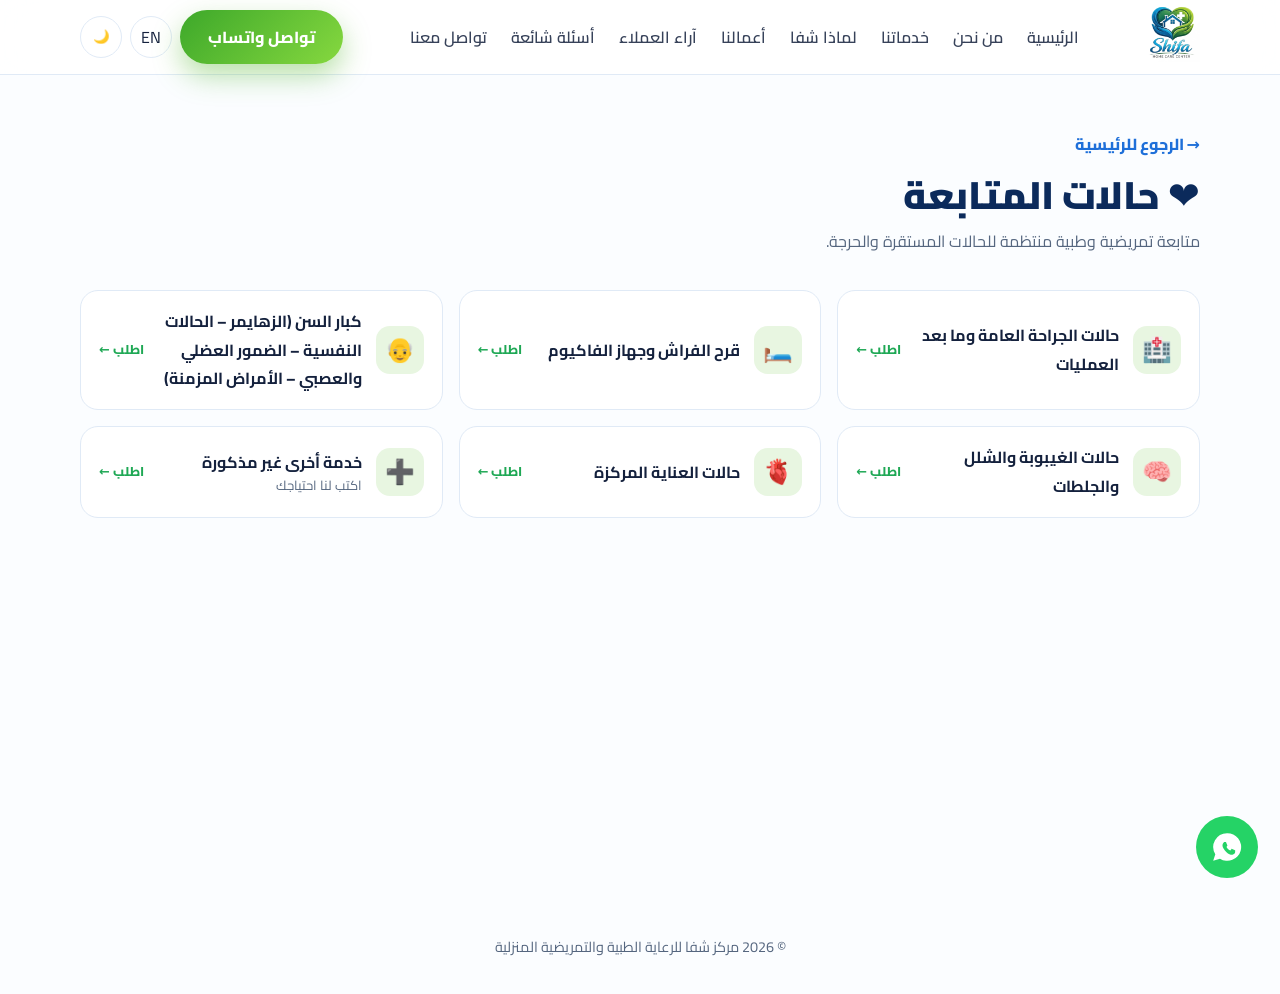
<file: follow/index.html>
<!DOCTYPE html><html lang="ar" dir="rtl"><head><meta charset="utf-8"><meta name="viewport" content="width=device-width,initial-scale=1,viewport-fit=cover">
<title>حالات المتابعة | شفا للرعاية المنزلية</title><meta name="description" content="ما بعد العمليات، قرح الفراش، كبار السن، الغيبوبة والشلل والعناية المركزة. اطلب عبر واتساب 01098997347."><meta name="robots" content="index,follow,max-image-preview:large">
<link rel="canonical" href="https://shfaa.online/follow/"><link rel="alternate" hreflang="ar" href="https://shfaa.online/follow/"><link rel="alternate" hreflang="en" href="https://shfaa.online/en/follow/"><link rel="alternate" hreflang="x-default" href="https://shfaa.online/follow/">
<meta name="theme-color" content="#0b2a5b"><meta name="geo.region" content="EG"><meta name="geo.placename" content="Tanta, Gharbia">
<meta property="og:type" content="website"><meta property="og:site_name" content="Shifa Home Care"><meta property="og:locale" content="ar_EG"><meta property="og:title" content="حالات المتابعة | شفا للرعاية المنزلية"><meta property="og:description" content="ما بعد العمليات، قرح الفراش، كبار السن، الغيبوبة والشلل والعناية المركزة. اطلب عبر واتساب 01098997347."><meta property="og:url" content="https://shfaa.online/follow/"><meta property="og:image" content="https://shfaa.online/assets/og.jpg"><meta property="og:image:width" content="1200"><meta property="og:image:height" content="630">
<meta name="twitter:card" content="summary_large_image"><meta name="twitter:title" content="حالات المتابعة | شفا للرعاية المنزلية"><meta name="twitter:description" content="ما بعد العمليات، قرح الفراش، كبار السن، الغيبوبة والشلل والعناية المركزة. اطلب عبر واتساب 01098997347."><meta name="twitter:image" content="https://shfaa.online/assets/og.jpg">
<link rel="icon" href="/assets/favicon.png"><link rel="apple-touch-icon" href="/assets/icon-192.png"><link rel="manifest" href="/manifest.webmanifest">
<link rel="preconnect" href="https://fonts.googleapis.com"><link rel="preconnect" href="https://fonts.gstatic.com" crossorigin>
<link href="https://fonts.googleapis.com/css2?family=Cairo:wght@400;600;800;900&family=Poppins:wght@400;600;800&family=Reem+Kufi:wght@700&family=Playfair+Display:wght@800&display=swap" rel="stylesheet">
<script>try{var s=localStorage.getItem('theme');document.documentElement.dataset.theme=s||(matchMedia('(prefers-color-scheme:dark)').matches?'dark':'light')}catch(e){document.documentElement.dataset.theme='light'}</script>
<link rel="stylesheet" href="/style-rtl.css">
<script type="application/ld+json">[{"@context": "https://schema.org", "@type": "MedicalBusiness", "name": "Shifa Home Care Center | مركز شفا للرعاية الطبية والتمريضية المنزلية", "alternateName": ["شفا", "Shfaa", "Shifa Home Care"], "url": "https://shfaa.online/", "logo": "https://shfaa.online/assets/icon-512.png", "image": "https://shfaa.online/assets/og.jpg", "description": "مركز شفا للرعاية الطبية والتمريضية المنزلية: تمريض منزلي، عناية مركزة بالمنزل، غيارات وقرح فراش، رعاية كبار السن وإقامة منزلية 24 ساعة في جميع محافظات مصر. اتصل 01098997347.", "telephone": ["+201098997347", "+201027760827"], "foundingDate": "2017", "address": {"@type": "PostalAddress", "streetAddress": "Qahafa", "addressLocality": "Tanta", "addressRegion": "Gharbia", "addressCountry": "EG"}, "areaServed": {"@type": "Country", "name": "Egypt"}, "openingHoursSpecification": {"@type": "OpeningHoursSpecification", "dayOfWeek": ["Monday", "Tuesday", "Wednesday", "Thursday", "Friday", "Saturday", "Sunday"], "opens": "00:00", "closes": "23:59"}, "sameAs": ["https://www.facebook.com/share/1HTjj8ZCZ2/", "https://www.instagram.com/shifacenter2025", "https://www.tiktok.com/@shifa.home.care.c"], "availableLanguage": ["Arabic", "English"]}, {"@context": "https://schema.org", "@type": "BreadcrumbList", "itemListElement": [{"@type": "ListItem", "position": 1, "name": "الرئيسية", "item": "https://shfaa.online/"}, {"@type": "ListItem", "position": 2, "name": "حالات المتابعة", "item": "https://shfaa.online/follow/"}]}]</script></head><body><div id="bar"></div><header><div class="wrap nav"><a class="brand" href="/" aria-label="Shifa"><img class="ll" src="/assets/logo-light.png" alt="شعار شفا" width="58" height="58"><img class="ld" src="/assets/logo-dark.png" alt="" width="58" height="58"></a>
<nav class="links" id="links"><a href="/">الرئيسية</a><a href="/#about">من نحن</a><a href="/#services">خدماتنا</a><a href="/#why">لماذا شفا</a><a href="/#gallery">أعمالنا</a><a href="/#reviews">آراء العملاء</a><a href="/#faq">أسئلة شائعة</a><a href="/#contact">تواصل معنا</a></nav>
<div class="tools"><a class="btn g" href="https://wa.me/201098997347?text=%D8%A3%D8%B1%D9%8A%D8%AF%20%D8%A7%D9%84%D8%A7%D8%B3%D8%AA%D9%81%D8%B3%D8%A7%D8%B1%20%D8%B9%D9%86%20%D8%AE%D8%AF%D9%85%D8%A7%D8%AA%D9%83%D9%85" target="_blank" rel="noopener">تواصل واتساب</a><a class="ib" href="/en/follow/" hreflang="en" lang="en" aria-label="English">EN</a><button class="ib" id="tg" aria-label="Theme">🌙</button><button class="ib burger" id="bg" aria-label="Menu">☰</button></div></div></header><main class="page"><div class="wrap"><a class="crumb" href="/">→ الرجوع للرئيسية</a><div class="head" style="text-align:start;margin:0"><h1 style="font-size:2.4rem">❤️ حالات المتابعة</h1><p>متابعة تمريضية وطبية منتظمة للحالات المستقرة والحرجة.</p></div><div class="svc"><a href="https://wa.me/201098997347?text=%D8%A3%D8%B1%D9%8A%D8%AF%20%D8%B7%D9%84%D8%A8%20%D8%AE%D8%AF%D9%85%D8%A9%20%D8%AD%D8%A7%D9%84%D8%A7%D8%AA%20%D8%A7%D9%84%D8%AC%D8%B1%D8%A7%D8%AD%D8%A9%20%D8%A7%D9%84%D8%B9%D8%A7%D9%85%D8%A9%20%D9%88%D9%85%D8%A7%20%D8%A8%D8%B9%D8%AF%20%D8%A7%D9%84%D8%B9%D9%85%D9%84%D9%8A%D8%A7%D8%AA" target="_blank" rel="noopener"><i>🏥</i><span>حالات الجراحة العامة وما بعد العمليات</span><em>اطلب ←</em></a><a href="https://wa.me/201098997347?text=%D8%A3%D8%B1%D9%8A%D8%AF%20%D8%B7%D9%84%D8%A8%20%D8%AE%D8%AF%D9%85%D8%A9%20%D9%82%D8%B1%D8%AD%20%D8%A7%D9%84%D9%81%D8%B1%D8%A7%D8%B4%20%D9%88%D8%AC%D9%87%D8%A7%D8%B2%20%D8%A7%D9%84%D9%81%D8%A7%D9%83%D9%8A%D9%88%D9%85" target="_blank" rel="noopener"><i>🛏️</i><span>قرح الفراش وجهاز الفاكيوم</span><em>اطلب ←</em></a><a href="https://wa.me/201098997347?text=%D8%A3%D8%B1%D9%8A%D8%AF%20%D8%B7%D9%84%D8%A8%20%D8%AE%D8%AF%D9%85%D8%A9%20%D9%83%D8%A8%D8%A7%D8%B1%20%D8%A7%D9%84%D8%B3%D9%86%20%28%D8%A7%D9%84%D8%B2%D9%87%D8%A7%D9%8A%D9%85%D8%B1%20%E2%80%93%20%D8%A7%D9%84%D8%AD%D8%A7%D9%84%D8%A7%D8%AA%20%D8%A7%D9%84%D9%86%D9%81%D8%B3%D9%8A%D8%A9%20%E2%80%93%20%D8%A7%D9%84%D8%B6%D9%85%D9%88%D8%B1%20%D8%A7%D9%84%D8%B9%D8%B6%D9%84%D9%8A%20%D9%88%D8%A7%D9%84%D8%B9%D8%B5%D8%A8%D9%8A%20%E2%80%93%20%D8%A7%D9%84%D8%A3%D9%85%D8%B1%D8%A7%D8%B6%20%D8%A7%D9%84%D9%85%D8%B2%D9%85%D9%86%D8%A9%29" target="_blank" rel="noopener"><i>👴</i><span>كبار السن (الزهايمر – الحالات النفسية – الضمور العضلي والعصبي – الأمراض المزمنة)</span><em>اطلب ←</em></a><a href="https://wa.me/201098997347?text=%D8%A3%D8%B1%D9%8A%D8%AF%20%D8%B7%D9%84%D8%A8%20%D8%AE%D8%AF%D9%85%D8%A9%20%D8%AD%D8%A7%D9%84%D8%A7%D8%AA%20%D8%A7%D9%84%D8%BA%D9%8A%D8%A8%D9%88%D8%A8%D8%A9%20%D9%88%D8%A7%D9%84%D8%B4%D9%84%D9%84%20%D9%88%D8%A7%D9%84%D8%AC%D9%84%D8%B7%D8%A7%D8%AA" target="_blank" rel="noopener"><i>🧠</i><span>حالات الغيبوبة والشلل والجلطات</span><em>اطلب ←</em></a><a href="https://wa.me/201098997347?text=%D8%A3%D8%B1%D9%8A%D8%AF%20%D8%B7%D9%84%D8%A8%20%D8%AE%D8%AF%D9%85%D8%A9%20%D8%AD%D8%A7%D9%84%D8%A7%D8%AA%20%D8%A7%D9%84%D8%B9%D9%86%D8%A7%D9%8A%D8%A9%20%D8%A7%D9%84%D9%85%D8%B1%D9%83%D8%B2%D8%A9" target="_blank" rel="noopener"><i>🫀</i><span>حالات العناية المركزة</span><em>اطلب ←</em></a><a href="https://wa.me/201098997347?text=%D8%A3%D8%B1%D9%8A%D8%AF%20%D8%B7%D9%84%D8%A8%20%D8%AE%D8%AF%D9%85%D8%A9%20%D8%A3%D8%AE%D8%B1%D9%89" target="_blank" rel="noopener"><i>➕</i><span>خدمة أخرى غير مذكورة<small>اكتب لنا احتياجك</small></span><em>اطلب ←</em></a></div></div></main><footer>© 2026 مركز شفا للرعاية الطبية والتمريضية المنزلية</footer><a class="fab" href="https://wa.me/201098997347?text=%D8%A3%D8%B1%D9%8A%D8%AF%20%D8%A7%D9%84%D8%A7%D8%B3%D8%AA%D9%81%D8%B3%D8%A7%D8%B1%20%D8%B9%D9%86%20%D8%AE%D8%AF%D9%85%D8%A7%D8%AA%D9%83%D9%85" target="_blank" rel="noopener" aria-label="WhatsApp"><svg viewBox="0 0 32 32"><path d="M16 3a13 13 0 0 0-11 19.8L3 29l6.4-2A13 13 0 1 0 16 3zm7.6 18.4c-.3.9-1.8 1.7-2.5 1.8-.6.1-1.4.1-2.3-.2-2.8-1-4.6-3.3-5.8-5.1-.8-1.2-1.4-2.6-1.2-4 .1-1 .6-1.7 1.1-2.2.3-.3.7-.3 1-.3h.7c.2 0 .5 0 .7.6l1 2.3c.1.2.1.4 0 .6l-.5.7c-.2.2-.3.4-.1.7.7 1.2 1.7 2.2 2.9 2.8.3.2.5.1.7-.1l.8-1c.2-.3.5-.3.8-.2l2.2 1c.3.2.5.2.6.4.1.2.1.8-.1 1.4z"/></svg></a><script src="/app.js" defer></script></body></html>
</file>
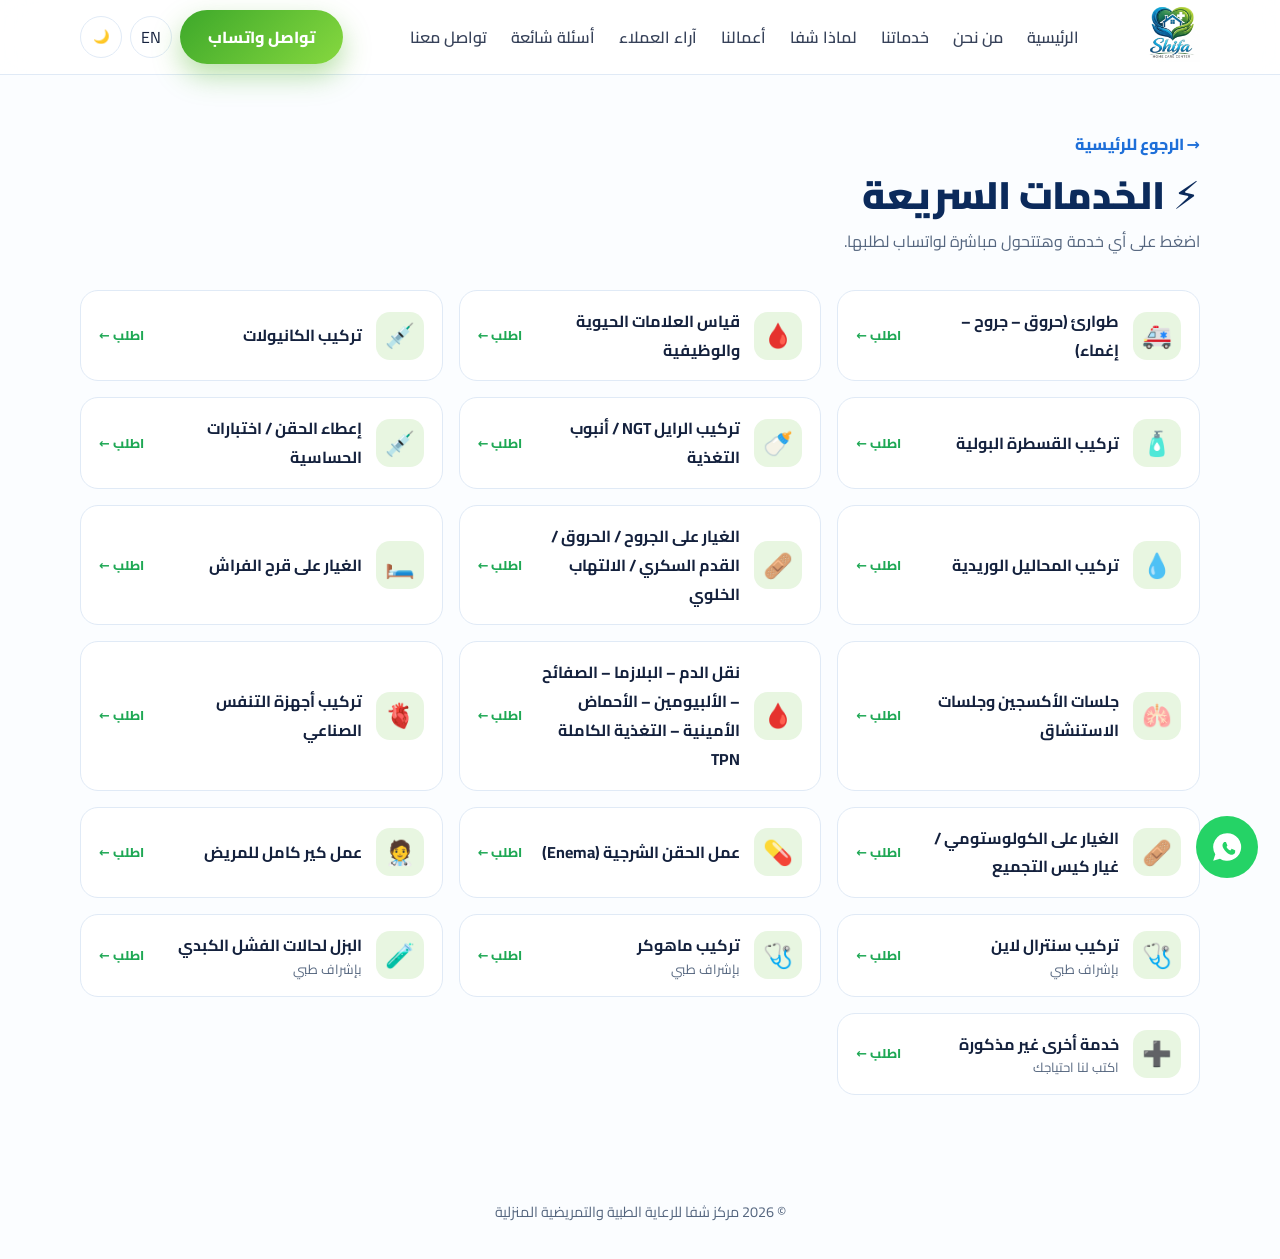
<file: quick/index.html>
<!DOCTYPE html><html lang="ar" dir="rtl"><head><meta charset="utf-8"><meta name="viewport" content="width=device-width,initial-scale=1,viewport-fit=cover">
<title>الخدمات السريعة | شفا للرعاية المنزلية</title><meta name="description" content="كانيولا، قياس العلامات الحيوية، غيارات، حقن، قسطرة، نقل دم وأكثر. اطلب عبر واتساب 01098997347."><meta name="robots" content="index,follow,max-image-preview:large">
<link rel="canonical" href="https://shfaa.online/quick/"><link rel="alternate" hreflang="ar" href="https://shfaa.online/quick/"><link rel="alternate" hreflang="en" href="https://shfaa.online/en/quick/"><link rel="alternate" hreflang="x-default" href="https://shfaa.online/quick/">
<meta name="theme-color" content="#0b2a5b"><meta name="geo.region" content="EG"><meta name="geo.placename" content="Tanta, Gharbia">
<meta property="og:type" content="website"><meta property="og:site_name" content="Shifa Home Care"><meta property="og:locale" content="ar_EG"><meta property="og:title" content="الخدمات السريعة | شفا للرعاية المنزلية"><meta property="og:description" content="كانيولا، قياس العلامات الحيوية، غيارات، حقن، قسطرة، نقل دم وأكثر. اطلب عبر واتساب 01098997347."><meta property="og:url" content="https://shfaa.online/quick/"><meta property="og:image" content="https://shfaa.online/assets/og.jpg"><meta property="og:image:width" content="1200"><meta property="og:image:height" content="630">
<meta name="twitter:card" content="summary_large_image"><meta name="twitter:title" content="الخدمات السريعة | شفا للرعاية المنزلية"><meta name="twitter:description" content="كانيولا، قياس العلامات الحيوية، غيارات، حقن، قسطرة، نقل دم وأكثر. اطلب عبر واتساب 01098997347."><meta name="twitter:image" content="https://shfaa.online/assets/og.jpg">
<link rel="icon" href="/assets/favicon.png"><link rel="apple-touch-icon" href="/assets/icon-192.png"><link rel="manifest" href="/manifest.webmanifest">
<link rel="preconnect" href="https://fonts.googleapis.com"><link rel="preconnect" href="https://fonts.gstatic.com" crossorigin>
<link href="https://fonts.googleapis.com/css2?family=Cairo:wght@400;600;800;900&family=Poppins:wght@400;600;800&family=Reem+Kufi:wght@700&family=Playfair+Display:wght@800&display=swap" rel="stylesheet">
<script>try{var s=localStorage.getItem('theme');document.documentElement.dataset.theme=s||(matchMedia('(prefers-color-scheme:dark)').matches?'dark':'light')}catch(e){document.documentElement.dataset.theme='light'}</script>
<link rel="stylesheet" href="/style-rtl.css">
<script type="application/ld+json">[{"@context": "https://schema.org", "@type": "MedicalBusiness", "name": "Shifa Home Care Center | مركز شفا للرعاية الطبية والتمريضية المنزلية", "alternateName": ["شفا", "Shfaa", "Shifa Home Care"], "url": "https://shfaa.online/", "logo": "https://shfaa.online/assets/icon-512.png", "image": "https://shfaa.online/assets/og.jpg", "description": "مركز شفا للرعاية الطبية والتمريضية المنزلية: تمريض منزلي، عناية مركزة بالمنزل، غيارات وقرح فراش، رعاية كبار السن وإقامة منزلية 24 ساعة في جميع محافظات مصر. اتصل 01098997347.", "telephone": ["+201098997347", "+201027760827"], "foundingDate": "2017", "address": {"@type": "PostalAddress", "streetAddress": "Qahafa", "addressLocality": "Tanta", "addressRegion": "Gharbia", "addressCountry": "EG"}, "areaServed": {"@type": "Country", "name": "Egypt"}, "openingHoursSpecification": {"@type": "OpeningHoursSpecification", "dayOfWeek": ["Monday", "Tuesday", "Wednesday", "Thursday", "Friday", "Saturday", "Sunday"], "opens": "00:00", "closes": "23:59"}, "sameAs": ["https://www.facebook.com/share/1HTjj8ZCZ2/", "https://www.instagram.com/shifacenter2025", "https://www.tiktok.com/@shifa.home.care.c"], "availableLanguage": ["Arabic", "English"]}, {"@context": "https://schema.org", "@type": "BreadcrumbList", "itemListElement": [{"@type": "ListItem", "position": 1, "name": "الرئيسية", "item": "https://shfaa.online/"}, {"@type": "ListItem", "position": 2, "name": "الخدمات السريعة", "item": "https://shfaa.online/quick/"}]}]</script></head><body><div id="bar"></div><header><div class="wrap nav"><a class="brand" href="/" aria-label="Shifa"><img class="ll" src="/assets/logo-light.png" alt="شعار شفا" width="58" height="58"><img class="ld" src="/assets/logo-dark.png" alt="" width="58" height="58"></a>
<nav class="links" id="links"><a href="/">الرئيسية</a><a href="/#about">من نحن</a><a href="/#services">خدماتنا</a><a href="/#why">لماذا شفا</a><a href="/#gallery">أعمالنا</a><a href="/#reviews">آراء العملاء</a><a href="/#faq">أسئلة شائعة</a><a href="/#contact">تواصل معنا</a></nav>
<div class="tools"><a class="btn g" href="https://wa.me/201098997347?text=%D8%A3%D8%B1%D9%8A%D8%AF%20%D8%A7%D9%84%D8%A7%D8%B3%D8%AA%D9%81%D8%B3%D8%A7%D8%B1%20%D8%B9%D9%86%20%D8%AE%D8%AF%D9%85%D8%A7%D8%AA%D9%83%D9%85" target="_blank" rel="noopener">تواصل واتساب</a><a class="ib" href="/en/quick/" hreflang="en" lang="en" aria-label="English">EN</a><button class="ib" id="tg" aria-label="Theme">🌙</button><button class="ib burger" id="bg" aria-label="Menu">☰</button></div></div></header><main class="page"><div class="wrap"><a class="crumb" href="/">→ الرجوع للرئيسية</a><div class="head" style="text-align:start;margin:0"><h1 style="font-size:2.4rem">⚡ الخدمات السريعة</h1><p>اضغط على أي خدمة وهتتحول مباشرة لواتساب لطلبها.</p></div><div class="svc"><a href="https://wa.me/201098997347?text=%D8%A3%D8%B1%D9%8A%D8%AF%20%D8%B7%D9%84%D8%A8%20%D8%AE%D8%AF%D9%85%D8%A9%20%D8%B7%D9%88%D8%A7%D8%B1%D8%A6%20%28%D8%AD%D8%B1%D9%88%D9%82%20%E2%80%93%20%D8%AC%D8%B1%D9%88%D8%AD%20%E2%80%93%20%D8%A5%D8%BA%D9%85%D8%A7%D8%A1%29" target="_blank" rel="noopener"><i>🚑</i><span>طوارئ (حروق – جروح – إغماء)</span><em>اطلب ←</em></a><a href="https://wa.me/201098997347?text=%D8%A3%D8%B1%D9%8A%D8%AF%20%D8%B7%D9%84%D8%A8%20%D8%AE%D8%AF%D9%85%D8%A9%20%D9%82%D9%8A%D8%A7%D8%B3%20%D8%A7%D9%84%D8%B9%D9%84%D8%A7%D9%85%D8%A7%D8%AA%20%D8%A7%D9%84%D8%AD%D9%8A%D9%88%D9%8A%D8%A9%20%D9%88%D8%A7%D9%84%D9%88%D8%B8%D9%8A%D9%81%D9%8A%D8%A9" target="_blank" rel="noopener"><i>🩸</i><span>قياس العلامات الحيوية والوظيفية</span><em>اطلب ←</em></a><a href="https://wa.me/201098997347?text=%D8%A3%D8%B1%D9%8A%D8%AF%20%D8%B7%D9%84%D8%A8%20%D8%AE%D8%AF%D9%85%D8%A9%20%D8%AA%D8%B1%D9%83%D9%8A%D8%A8%20%D8%A7%D9%84%D9%83%D8%A7%D9%86%D9%8A%D9%88%D9%84%D8%A7%D8%AA" target="_blank" rel="noopener"><i>💉</i><span>تركيب الكانيولات</span><em>اطلب ←</em></a><a href="https://wa.me/201098997347?text=%D8%A3%D8%B1%D9%8A%D8%AF%20%D8%B7%D9%84%D8%A8%20%D8%AE%D8%AF%D9%85%D8%A9%20%D8%AA%D8%B1%D9%83%D9%8A%D8%A8%20%D8%A7%D9%84%D9%82%D8%B3%D8%B7%D8%B1%D8%A9%20%D8%A7%D9%84%D8%A8%D9%88%D9%84%D9%8A%D8%A9" target="_blank" rel="noopener"><i>🧴</i><span>تركيب القسطرة البولية</span><em>اطلب ←</em></a><a href="https://wa.me/201098997347?text=%D8%A3%D8%B1%D9%8A%D8%AF%20%D8%B7%D9%84%D8%A8%20%D8%AE%D8%AF%D9%85%D8%A9%20%D8%AA%D8%B1%D9%83%D9%8A%D8%A8%20%D8%A7%D9%84%D8%B1%D8%A7%D9%8A%D9%84%20NGT%20/%20%D8%A3%D9%86%D8%A8%D9%88%D8%A8%20%D8%A7%D9%84%D8%AA%D8%BA%D8%B0%D9%8A%D8%A9" target="_blank" rel="noopener"><i>🍼</i><span>تركيب الرايل NGT / أنبوب التغذية</span><em>اطلب ←</em></a><a href="https://wa.me/201098997347?text=%D8%A3%D8%B1%D9%8A%D8%AF%20%D8%B7%D9%84%D8%A8%20%D8%AE%D8%AF%D9%85%D8%A9%20%D8%A5%D8%B9%D8%B7%D8%A7%D8%A1%20%D8%A7%D9%84%D8%AD%D9%82%D9%86%20/%20%D8%A7%D8%AE%D8%AA%D8%A8%D8%A7%D8%B1%D8%A7%D8%AA%20%D8%A7%D9%84%D8%AD%D8%B3%D8%A7%D8%B3%D9%8A%D8%A9" target="_blank" rel="noopener"><i>💉</i><span>إعطاء الحقن / اختبارات الحساسية</span><em>اطلب ←</em></a><a href="https://wa.me/201098997347?text=%D8%A3%D8%B1%D9%8A%D8%AF%20%D8%B7%D9%84%D8%A8%20%D8%AE%D8%AF%D9%85%D8%A9%20%D8%AA%D8%B1%D9%83%D9%8A%D8%A8%20%D8%A7%D9%84%D9%85%D8%AD%D8%A7%D9%84%D9%8A%D9%84%20%D8%A7%D9%84%D9%88%D8%B1%D9%8A%D8%AF%D9%8A%D8%A9" target="_blank" rel="noopener"><i>💧</i><span>تركيب المحاليل الوريدية</span><em>اطلب ←</em></a><a href="https://wa.me/201098997347?text=%D8%A3%D8%B1%D9%8A%D8%AF%20%D8%B7%D9%84%D8%A8%20%D8%AE%D8%AF%D9%85%D8%A9%20%D8%A7%D9%84%D8%BA%D9%8A%D8%A7%D8%B1%20%D8%B9%D9%84%D9%89%20%D8%A7%D9%84%D8%AC%D8%B1%D9%88%D8%AD%20/%20%D8%A7%D9%84%D8%AD%D8%B1%D9%88%D9%82%20/%20%D8%A7%D9%84%D9%82%D8%AF%D9%85%20%D8%A7%D9%84%D8%B3%D9%83%D8%B1%D9%8A%20/%20%D8%A7%D9%84%D8%A7%D9%84%D8%AA%D9%87%D8%A7%D8%A8%20%D8%A7%D9%84%D8%AE%D9%84%D9%88%D9%8A" target="_blank" rel="noopener"><i>🩹</i><span>الغيار على الجروح / الحروق / القدم السكري / الالتهاب الخلوي</span><em>اطلب ←</em></a><a href="https://wa.me/201098997347?text=%D8%A3%D8%B1%D9%8A%D8%AF%20%D8%B7%D9%84%D8%A8%20%D8%AE%D8%AF%D9%85%D8%A9%20%D8%A7%D9%84%D8%BA%D9%8A%D8%A7%D8%B1%20%D8%B9%D9%84%D9%89%20%D9%82%D8%B1%D8%AD%20%D8%A7%D9%84%D9%81%D8%B1%D8%A7%D8%B4" target="_blank" rel="noopener"><i>🛏️</i><span>الغيار على قرح الفراش</span><em>اطلب ←</em></a><a href="https://wa.me/201098997347?text=%D8%A3%D8%B1%D9%8A%D8%AF%20%D8%B7%D9%84%D8%A8%20%D8%AE%D8%AF%D9%85%D8%A9%20%D8%AC%D9%84%D8%B3%D8%A7%D8%AA%20%D8%A7%D9%84%D8%A3%D9%83%D8%B3%D8%AC%D9%8A%D9%86%20%D9%88%D8%AC%D9%84%D8%B3%D8%A7%D8%AA%20%D8%A7%D9%84%D8%A7%D8%B3%D8%AA%D9%86%D8%B4%D8%A7%D9%82" target="_blank" rel="noopener"><i>🫁</i><span>جلسات الأكسجين وجلسات الاستنشاق</span><em>اطلب ←</em></a><a href="https://wa.me/201098997347?text=%D8%A3%D8%B1%D9%8A%D8%AF%20%D8%B7%D9%84%D8%A8%20%D8%AE%D8%AF%D9%85%D8%A9%20%D9%86%D9%82%D9%84%20%D8%A7%D9%84%D8%AF%D9%85%20%E2%80%93%20%D8%A7%D9%84%D8%A8%D9%84%D8%A7%D8%B2%D9%85%D8%A7%20%E2%80%93%20%D8%A7%D9%84%D8%B5%D9%81%D8%A7%D8%A6%D8%AD%20%E2%80%93%20%D8%A7%D9%84%D8%A3%D9%84%D8%A8%D9%8A%D9%88%D9%85%D9%8A%D9%86%20%E2%80%93%20%D8%A7%D9%84%D8%A3%D8%AD%D9%85%D8%A7%D8%B6%20%D8%A7%D9%84%D8%A3%D9%85%D9%8A%D9%86%D9%8A%D8%A9%20%E2%80%93%20%D8%A7%D9%84%D8%AA%D8%BA%D8%B0%D9%8A%D8%A9%20%D8%A7%D9%84%D9%83%D8%A7%D9%85%D9%84%D8%A9%20TPN" target="_blank" rel="noopener"><i>🩸</i><span>نقل الدم – البلازما – الصفائح – الألبيومين – الأحماض الأمينية – التغذية الكاملة TPN</span><em>اطلب ←</em></a><a href="https://wa.me/201098997347?text=%D8%A3%D8%B1%D9%8A%D8%AF%20%D8%B7%D9%84%D8%A8%20%D8%AE%D8%AF%D9%85%D8%A9%20%D8%AA%D8%B1%D9%83%D9%8A%D8%A8%20%D8%A3%D8%AC%D9%87%D8%B2%D8%A9%20%D8%A7%D9%84%D8%AA%D9%86%D9%81%D8%B3%20%D8%A7%D9%84%D8%B5%D9%86%D8%A7%D8%B9%D9%8A" target="_blank" rel="noopener"><i>🫀</i><span>تركيب أجهزة التنفس الصناعي</span><em>اطلب ←</em></a><a href="https://wa.me/201098997347?text=%D8%A3%D8%B1%D9%8A%D8%AF%20%D8%B7%D9%84%D8%A8%20%D8%AE%D8%AF%D9%85%D8%A9%20%D8%A7%D9%84%D8%BA%D9%8A%D8%A7%D8%B1%20%D8%B9%D9%84%D9%89%20%D8%A7%D9%84%D9%83%D9%88%D9%84%D9%88%D8%B3%D8%AA%D9%88%D9%85%D9%8A%20/%20%D8%BA%D9%8A%D8%A7%D8%B1%20%D9%83%D9%8A%D8%B3%20%D8%A7%D9%84%D8%AA%D8%AC%D9%85%D9%8A%D8%B9" target="_blank" rel="noopener"><i>🩹</i><span>الغيار على الكولوستومي / غيار كيس التجميع</span><em>اطلب ←</em></a><a href="https://wa.me/201098997347?text=%D8%A3%D8%B1%D9%8A%D8%AF%20%D8%B7%D9%84%D8%A8%20%D8%AE%D8%AF%D9%85%D8%A9%20%D8%B9%D9%85%D9%84%20%D8%A7%D9%84%D8%AD%D9%82%D9%86%20%D8%A7%D9%84%D8%B4%D8%B1%D8%AC%D9%8A%D8%A9%20%28Enema%29" target="_blank" rel="noopener"><i>💊</i><span>عمل الحقن الشرجية (Enema)</span><em>اطلب ←</em></a><a href="https://wa.me/201098997347?text=%D8%A3%D8%B1%D9%8A%D8%AF%20%D8%B7%D9%84%D8%A8%20%D8%AE%D8%AF%D9%85%D8%A9%20%D8%B9%D9%85%D9%84%20%D9%83%D9%8A%D8%B1%20%D9%83%D8%A7%D9%85%D9%84%20%D9%84%D9%84%D9%85%D8%B1%D9%8A%D8%B6" target="_blank" rel="noopener"><i>🧑‍⚕️</i><span>عمل كير كامل للمريض</span><em>اطلب ←</em></a><a href="https://wa.me/201098997347?text=%D8%A3%D8%B1%D9%8A%D8%AF%20%D8%B7%D9%84%D8%A8%20%D8%AE%D8%AF%D9%85%D8%A9%20%D8%AA%D8%B1%D9%83%D9%8A%D8%A8%20%D8%B3%D9%86%D8%AA%D8%B1%D8%A7%D9%84%20%D9%84%D8%A7%D9%8A%D9%86" target="_blank" rel="noopener"><i>🩺</i><span>تركيب سنترال لاين<small>بإشراف طبي</small></span><em>اطلب ←</em></a><a href="https://wa.me/201098997347?text=%D8%A3%D8%B1%D9%8A%D8%AF%20%D8%B7%D9%84%D8%A8%20%D8%AE%D8%AF%D9%85%D8%A9%20%D8%AA%D8%B1%D9%83%D9%8A%D8%A8%20%D9%85%D8%A7%D9%87%D9%88%D9%83%D8%B1" target="_blank" rel="noopener"><i>🩺</i><span>تركيب ماهوكر<small>بإشراف طبي</small></span><em>اطلب ←</em></a><a href="https://wa.me/201098997347?text=%D8%A3%D8%B1%D9%8A%D8%AF%20%D8%B7%D9%84%D8%A8%20%D8%AE%D8%AF%D9%85%D8%A9%20%D8%A7%D9%84%D8%A8%D8%B2%D9%84%20%D9%84%D8%AD%D8%A7%D9%84%D8%A7%D8%AA%20%D8%A7%D9%84%D9%81%D8%B4%D9%84%20%D8%A7%D9%84%D9%83%D8%A8%D8%AF%D9%8A" target="_blank" rel="noopener"><i>🧪</i><span>البزل لحالات الفشل الكبدي<small>بإشراف طبي</small></span><em>اطلب ←</em></a><a href="https://wa.me/201098997347?text=%D8%A3%D8%B1%D9%8A%D8%AF%20%D8%B7%D9%84%D8%A8%20%D8%AE%D8%AF%D9%85%D8%A9%20%D8%A3%D8%AE%D8%B1%D9%89" target="_blank" rel="noopener"><i>➕</i><span>خدمة أخرى غير مذكورة<small>اكتب لنا احتياجك</small></span><em>اطلب ←</em></a></div></div></main><footer>© 2026 مركز شفا للرعاية الطبية والتمريضية المنزلية</footer><a class="fab" href="https://wa.me/201098997347?text=%D8%A3%D8%B1%D9%8A%D8%AF%20%D8%A7%D9%84%D8%A7%D8%B3%D8%AA%D9%81%D8%B3%D8%A7%D8%B1%20%D8%B9%D9%86%20%D8%AE%D8%AF%D9%85%D8%A7%D8%AA%D9%83%D9%85" target="_blank" rel="noopener" aria-label="WhatsApp"><svg viewBox="0 0 32 32"><path d="M16 3a13 13 0 0 0-11 19.8L3 29l6.4-2A13 13 0 1 0 16 3zm7.6 18.4c-.3.9-1.8 1.7-2.5 1.8-.6.1-1.4.1-2.3-.2-2.8-1-4.6-3.3-5.8-5.1-.8-1.2-1.4-2.6-1.2-4 .1-1 .6-1.7 1.1-2.2.3-.3.7-.3 1-.3h.7c.2 0 .5 0 .7.6l1 2.3c.1.2.1.4 0 .6l-.5.7c-.2.2-.3.4-.1.7.7 1.2 1.7 2.2 2.9 2.8.3.2.5.1.7-.1l.8-1c.2-.3.5-.3.8-.2l2.2 1c.3.2.5.2.6.4.1.2.1.8-.1 1.4z"/></svg></a><script src="/app.js" defer></script></body></html>
</file>
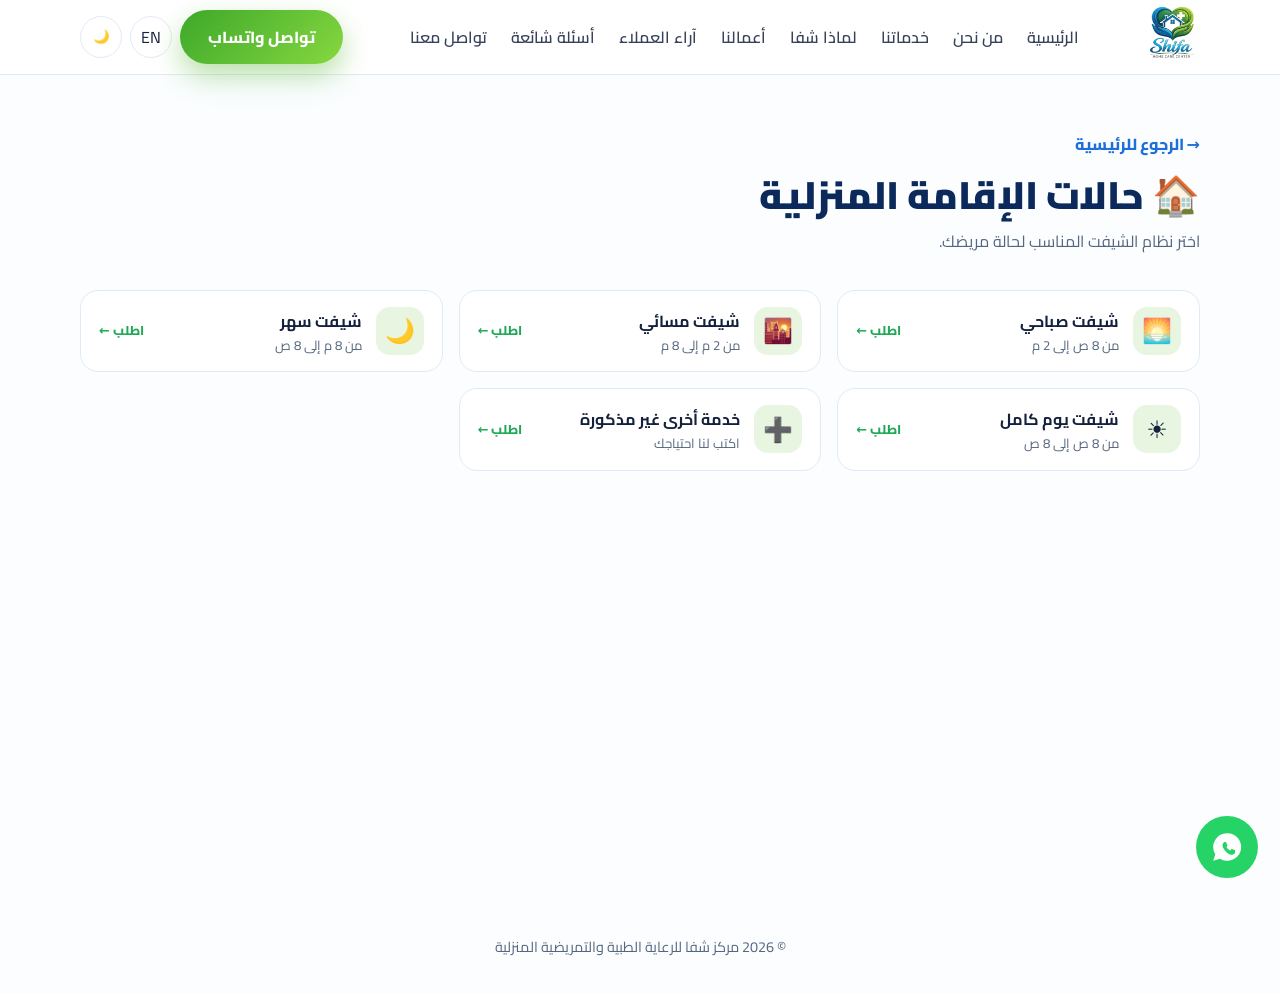
<file: stay/index.html>
<!DOCTYPE html><html lang="ar" dir="rtl"><head><meta charset="utf-8"><meta name="viewport" content="width=device-width,initial-scale=1,viewport-fit=cover">
<title>حالات الإقامة المنزلية | شفا للرعاية المنزلية</title><meta name="description" content="ممرض أو ممرضة مقيم مع المريض بنظام الشيفتات: صباحي، مسائي، سهر أو يوم كامل. اطلب عبر واتساب 01098997347."><meta name="robots" content="index,follow,max-image-preview:large">
<link rel="canonical" href="https://shfaa.online/stay/"><link rel="alternate" hreflang="ar" href="https://shfaa.online/stay/"><link rel="alternate" hreflang="en" href="https://shfaa.online/en/stay/"><link rel="alternate" hreflang="x-default" href="https://shfaa.online/stay/">
<meta name="theme-color" content="#0b2a5b"><meta name="geo.region" content="EG"><meta name="geo.placename" content="Tanta, Gharbia">
<meta property="og:type" content="website"><meta property="og:site_name" content="Shifa Home Care"><meta property="og:locale" content="ar_EG"><meta property="og:title" content="حالات الإقامة المنزلية | شفا للرعاية المنزلية"><meta property="og:description" content="ممرض أو ممرضة مقيم مع المريض بنظام الشيفتات: صباحي، مسائي، سهر أو يوم كامل. اطلب عبر واتساب 01098997347."><meta property="og:url" content="https://shfaa.online/stay/"><meta property="og:image" content="https://shfaa.online/assets/og.jpg"><meta property="og:image:width" content="1200"><meta property="og:image:height" content="630">
<meta name="twitter:card" content="summary_large_image"><meta name="twitter:title" content="حالات الإقامة المنزلية | شفا للرعاية المنزلية"><meta name="twitter:description" content="ممرض أو ممرضة مقيم مع المريض بنظام الشيفتات: صباحي، مسائي، سهر أو يوم كامل. اطلب عبر واتساب 01098997347."><meta name="twitter:image" content="https://shfaa.online/assets/og.jpg">
<link rel="icon" href="/assets/favicon.png"><link rel="apple-touch-icon" href="/assets/icon-192.png"><link rel="manifest" href="/manifest.webmanifest">
<link rel="preconnect" href="https://fonts.googleapis.com"><link rel="preconnect" href="https://fonts.gstatic.com" crossorigin>
<link href="https://fonts.googleapis.com/css2?family=Cairo:wght@400;600;800;900&family=Poppins:wght@400;600;800&family=Reem+Kufi:wght@700&family=Playfair+Display:wght@800&display=swap" rel="stylesheet">
<script>try{var s=localStorage.getItem('theme');document.documentElement.dataset.theme=s||(matchMedia('(prefers-color-scheme:dark)').matches?'dark':'light')}catch(e){document.documentElement.dataset.theme='light'}</script>
<link rel="stylesheet" href="/style-rtl.css">
<script type="application/ld+json">[{"@context": "https://schema.org", "@type": "MedicalBusiness", "name": "Shifa Home Care Center | مركز شفا للرعاية الطبية والتمريضية المنزلية", "alternateName": ["شفا", "Shfaa", "Shifa Home Care"], "url": "https://shfaa.online/", "logo": "https://shfaa.online/assets/icon-512.png", "image": "https://shfaa.online/assets/og.jpg", "description": "مركز شفا للرعاية الطبية والتمريضية المنزلية: تمريض منزلي، عناية مركزة بالمنزل، غيارات وقرح فراش، رعاية كبار السن وإقامة منزلية 24 ساعة في جميع محافظات مصر. اتصل 01098997347.", "telephone": ["+201098997347", "+201027760827"], "foundingDate": "2017", "address": {"@type": "PostalAddress", "streetAddress": "Qahafa", "addressLocality": "Tanta", "addressRegion": "Gharbia", "addressCountry": "EG"}, "areaServed": {"@type": "Country", "name": "Egypt"}, "openingHoursSpecification": {"@type": "OpeningHoursSpecification", "dayOfWeek": ["Monday", "Tuesday", "Wednesday", "Thursday", "Friday", "Saturday", "Sunday"], "opens": "00:00", "closes": "23:59"}, "sameAs": ["https://www.facebook.com/share/1HTjj8ZCZ2/", "https://www.instagram.com/shifacenter2025", "https://www.tiktok.com/@shifa.home.care.c"], "availableLanguage": ["Arabic", "English"]}, {"@context": "https://schema.org", "@type": "BreadcrumbList", "itemListElement": [{"@type": "ListItem", "position": 1, "name": "الرئيسية", "item": "https://shfaa.online/"}, {"@type": "ListItem", "position": 2, "name": "حالات الإقامة المنزلية", "item": "https://shfaa.online/stay/"}]}]</script></head><body><div id="bar"></div><header><div class="wrap nav"><a class="brand" href="/" aria-label="Shifa"><img class="ll" src="/assets/logo-light.png" alt="شعار شفا" width="58" height="58"><img class="ld" src="/assets/logo-dark.png" alt="" width="58" height="58"></a>
<nav class="links" id="links"><a href="/">الرئيسية</a><a href="/#about">من نحن</a><a href="/#services">خدماتنا</a><a href="/#why">لماذا شفا</a><a href="/#gallery">أعمالنا</a><a href="/#reviews">آراء العملاء</a><a href="/#faq">أسئلة شائعة</a><a href="/#contact">تواصل معنا</a></nav>
<div class="tools"><a class="btn g" href="https://wa.me/201098997347?text=%D8%A3%D8%B1%D9%8A%D8%AF%20%D8%A7%D9%84%D8%A7%D8%B3%D8%AA%D9%81%D8%B3%D8%A7%D8%B1%20%D8%B9%D9%86%20%D8%AE%D8%AF%D9%85%D8%A7%D8%AA%D9%83%D9%85" target="_blank" rel="noopener">تواصل واتساب</a><a class="ib" href="/en/stay/" hreflang="en" lang="en" aria-label="English">EN</a><button class="ib" id="tg" aria-label="Theme">🌙</button><button class="ib burger" id="bg" aria-label="Menu">☰</button></div></div></header><main class="page"><div class="wrap"><a class="crumb" href="/">→ الرجوع للرئيسية</a><div class="head" style="text-align:start;margin:0"><h1 style="font-size:2.4rem">🏠 حالات الإقامة المنزلية</h1><p>اختر نظام الشيفت المناسب لحالة مريضك.</p></div><div class="svc"><a href="https://wa.me/201098997347?text=%D8%A3%D8%B1%D9%8A%D8%AF%20%D8%B7%D9%84%D8%A8%20%D8%AE%D8%AF%D9%85%D8%A9%20%D8%B4%D9%8A%D9%81%D8%AA%20%D8%B5%D8%A8%D8%A7%D8%AD%D9%8A" target="_blank" rel="noopener"><i>🌅</i><span>شيفت صباحي<small>من 8 ص إلى 2 م</small></span><em>اطلب ←</em></a><a href="https://wa.me/201098997347?text=%D8%A3%D8%B1%D9%8A%D8%AF%20%D8%B7%D9%84%D8%A8%20%D8%AE%D8%AF%D9%85%D8%A9%20%D8%B4%D9%8A%D9%81%D8%AA%20%D9%85%D8%B3%D8%A7%D8%A6%D9%8A" target="_blank" rel="noopener"><i>🌇</i><span>شيفت مسائي<small>من 2 م إلى 8 م</small></span><em>اطلب ←</em></a><a href="https://wa.me/201098997347?text=%D8%A3%D8%B1%D9%8A%D8%AF%20%D8%B7%D9%84%D8%A8%20%D8%AE%D8%AF%D9%85%D8%A9%20%D8%B4%D9%8A%D9%81%D8%AA%20%D8%B3%D9%87%D8%B1" target="_blank" rel="noopener"><i>🌙</i><span>شيفت سهر<small>من 8 م إلى 8 ص</small></span><em>اطلب ←</em></a><a href="https://wa.me/201098997347?text=%D8%A3%D8%B1%D9%8A%D8%AF%20%D8%B7%D9%84%D8%A8%20%D8%AE%D8%AF%D9%85%D8%A9%20%D8%B4%D9%8A%D9%81%D8%AA%20%D9%8A%D9%88%D9%85%20%D9%83%D8%A7%D9%85%D9%84" target="_blank" rel="noopener"><i>☀️</i><span>شيفت يوم كامل<small>من 8 ص إلى 8 ص</small></span><em>اطلب ←</em></a><a href="https://wa.me/201098997347?text=%D8%A3%D8%B1%D9%8A%D8%AF%20%D8%B7%D9%84%D8%A8%20%D8%AE%D8%AF%D9%85%D8%A9%20%D8%A3%D8%AE%D8%B1%D9%89" target="_blank" rel="noopener"><i>➕</i><span>خدمة أخرى غير مذكورة<small>اكتب لنا احتياجك</small></span><em>اطلب ←</em></a></div></div></main><footer>© 2026 مركز شفا للرعاية الطبية والتمريضية المنزلية</footer><a class="fab" href="https://wa.me/201098997347?text=%D8%A3%D8%B1%D9%8A%D8%AF%20%D8%A7%D9%84%D8%A7%D8%B3%D8%AA%D9%81%D8%B3%D8%A7%D8%B1%20%D8%B9%D9%86%20%D8%AE%D8%AF%D9%85%D8%A7%D8%AA%D9%83%D9%85" target="_blank" rel="noopener" aria-label="WhatsApp"><svg viewBox="0 0 32 32"><path d="M16 3a13 13 0 0 0-11 19.8L3 29l6.4-2A13 13 0 1 0 16 3zm7.6 18.4c-.3.9-1.8 1.7-2.5 1.8-.6.1-1.4.1-2.3-.2-2.8-1-4.6-3.3-5.8-5.1-.8-1.2-1.4-2.6-1.2-4 .1-1 .6-1.7 1.1-2.2.3-.3.7-.3 1-.3h.7c.2 0 .5 0 .7.6l1 2.3c.1.2.1.4 0 .6l-.5.7c-.2.2-.3.4-.1.7.7 1.2 1.7 2.2 2.9 2.8.3.2.5.1.7-.1l.8-1c.2-.3.5-.3.8-.2l2.2 1c.3.2.5.2.6.4.1.2.1.8-.1 1.4z"/></svg></a><script src="/app.js" defer></script></body></html>
</file>
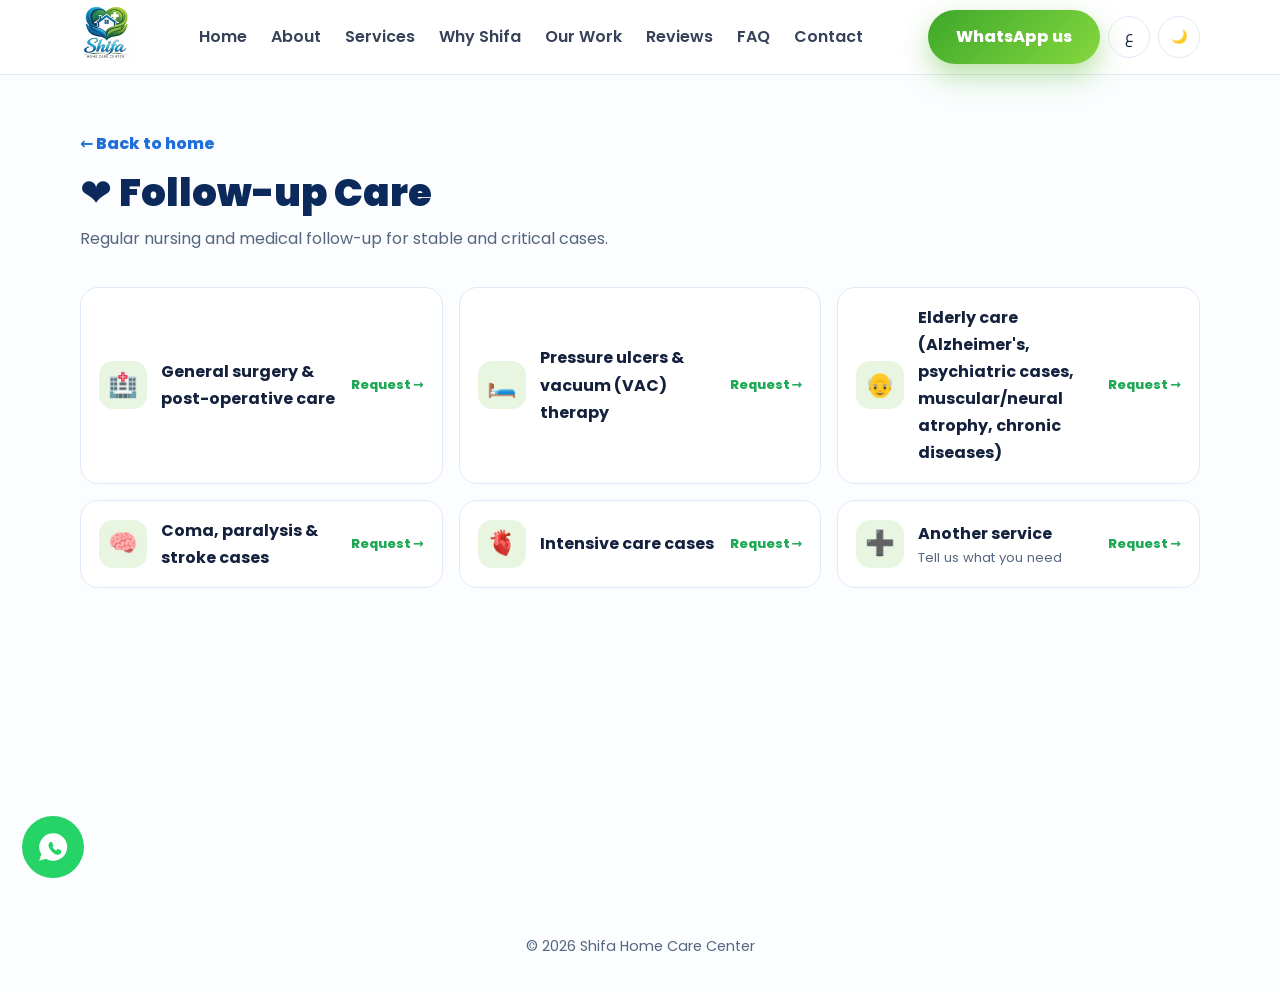
<file: en/follow/index.html>
<!DOCTYPE html><html lang="en" dir="ltr"><head><meta charset="utf-8"><meta name="viewport" content="width=device-width,initial-scale=1,viewport-fit=cover">
<title>Follow-up Care | Shifa Home Care</title><meta name="description" content="Post-surgery, pressure ulcers, elderly care, coma, paralysis and intensive care. Request via WhatsApp 01098997347."><meta name="robots" content="index,follow,max-image-preview:large">
<link rel="canonical" href="https://shfaa.online/en/follow/"><link rel="alternate" hreflang="ar" href="https://shfaa.online/follow/"><link rel="alternate" hreflang="en" href="https://shfaa.online/en/follow/"><link rel="alternate" hreflang="x-default" href="https://shfaa.online/follow/">
<meta name="theme-color" content="#0b2a5b"><meta name="geo.region" content="EG"><meta name="geo.placename" content="Tanta, Gharbia">
<meta property="og:type" content="website"><meta property="og:site_name" content="Shifa Home Care"><meta property="og:locale" content="en_US"><meta property="og:title" content="Follow-up Care | Shifa Home Care"><meta property="og:description" content="Post-surgery, pressure ulcers, elderly care, coma, paralysis and intensive care. Request via WhatsApp 01098997347."><meta property="og:url" content="https://shfaa.online/en/follow/"><meta property="og:image" content="https://shfaa.online/assets/og.jpg"><meta property="og:image:width" content="1200"><meta property="og:image:height" content="630">
<meta name="twitter:card" content="summary_large_image"><meta name="twitter:title" content="Follow-up Care | Shifa Home Care"><meta name="twitter:description" content="Post-surgery, pressure ulcers, elderly care, coma, paralysis and intensive care. Request via WhatsApp 01098997347."><meta name="twitter:image" content="https://shfaa.online/assets/og.jpg">
<link rel="icon" href="/assets/favicon.png"><link rel="apple-touch-icon" href="/assets/icon-192.png"><link rel="manifest" href="/manifest.webmanifest">
<link rel="preconnect" href="https://fonts.googleapis.com"><link rel="preconnect" href="https://fonts.gstatic.com" crossorigin>
<link href="https://fonts.googleapis.com/css2?family=Cairo:wght@400;600;800;900&family=Poppins:wght@400;600;800&family=Reem+Kufi:wght@700&family=Playfair+Display:wght@800&display=swap" rel="stylesheet">
<script>try{var s=localStorage.getItem('theme');document.documentElement.dataset.theme=s||(matchMedia('(prefers-color-scheme:dark)').matches?'dark':'light')}catch(e){document.documentElement.dataset.theme='light'}</script>
<link rel="stylesheet" href="/style-ltr.css">
<script type="application/ld+json">[{"@context": "https://schema.org", "@type": "MedicalBusiness", "name": "Shifa Home Care Center | مركز شفا للرعاية الطبية والتمريضية المنزلية", "alternateName": ["شفا", "Shfaa", "Shifa Home Care"], "url": "https://shfaa.online/", "logo": "https://shfaa.online/assets/icon-512.png", "image": "https://shfaa.online/assets/og.jpg", "description": "Shifa Home Care Center: professional home nursing, ICU care at home, wound & pressure-ulcer dressing, elderly care and 24/7 residence nursing across all Egyptian governorates. Call 01098997347.", "telephone": ["+201098997347", "+201027760827"], "foundingDate": "2017", "address": {"@type": "PostalAddress", "streetAddress": "Qahafa", "addressLocality": "Tanta", "addressRegion": "Gharbia", "addressCountry": "EG"}, "areaServed": {"@type": "Country", "name": "Egypt"}, "openingHoursSpecification": {"@type": "OpeningHoursSpecification", "dayOfWeek": ["Monday", "Tuesday", "Wednesday", "Thursday", "Friday", "Saturday", "Sunday"], "opens": "00:00", "closes": "23:59"}, "sameAs": ["https://www.facebook.com/share/1HTjj8ZCZ2/", "https://www.instagram.com/shifacenter2025", "https://www.tiktok.com/@shifa.home.care.c"], "availableLanguage": ["Arabic", "English"]}, {"@context": "https://schema.org", "@type": "BreadcrumbList", "itemListElement": [{"@type": "ListItem", "position": 1, "name": "Home", "item": "https://shfaa.online/en/"}, {"@type": "ListItem", "position": 2, "name": "Follow-up Care", "item": "https://shfaa.online/en/follow/"}]}]</script></head><body><div id="bar"></div><header><div class="wrap nav"><a class="brand" href="/en/" aria-label="Shifa"><img class="ll" src="/assets/logo-light.png" alt="Shifa logo" width="58" height="58"><img class="ld" src="/assets/logo-dark.png" alt="" width="58" height="58"></a>
<nav class="links" id="links"><a href="/en/">Home</a><a href="/en/#about">About</a><a href="/en/#services">Services</a><a href="/en/#why">Why Shifa</a><a href="/en/#gallery">Our Work</a><a href="/en/#reviews">Reviews</a><a href="/en/#faq">FAQ</a><a href="/en/#contact">Contact</a></nav>
<div class="tools"><a class="btn g" href="https://wa.me/201098997347?text=I%20would%20like%20to%20ask%20about%20your%20services" target="_blank" rel="noopener">WhatsApp us</a><a class="ib" href="/follow/" hreflang="ar" lang="ar" aria-label="العربية">ع</a><button class="ib" id="tg" aria-label="Theme">🌙</button><button class="ib burger" id="bg" aria-label="Menu">☰</button></div></div></header><main class="page"><div class="wrap"><a class="crumb" href="/en/">← Back to home</a><div class="head" style="text-align:start;margin:0"><h1 style="font-size:2.4rem">❤️ Follow-up Care</h1><p>Regular nursing and medical follow-up for stable and critical cases.</p></div><div class="svc"><a href="https://wa.me/201098997347?text=I%20would%20like%20to%20request%3A%20General%20surgery%20%26%20post-operative%20care" target="_blank" rel="noopener"><i>🏥</i><span>General surgery &amp; post-operative care</span><em>Request →</em></a><a href="https://wa.me/201098997347?text=I%20would%20like%20to%20request%3A%20Pressure%20ulcers%20%26%20vacuum%20%28VAC%29%20therapy" target="_blank" rel="noopener"><i>🛏️</i><span>Pressure ulcers &amp; vacuum (VAC) therapy</span><em>Request →</em></a><a href="https://wa.me/201098997347?text=I%20would%20like%20to%20request%3A%20Elderly%20care%20%28Alzheimer%27s%2C%20psychiatric%20cases%2C%20muscular/neural%20atrophy%2C%20chronic%20diseases%29" target="_blank" rel="noopener"><i>👴</i><span>Elderly care (Alzheimer&#x27;s, psychiatric cases, muscular/neural atrophy, chronic diseases)</span><em>Request →</em></a><a href="https://wa.me/201098997347?text=I%20would%20like%20to%20request%3A%20Coma%2C%20paralysis%20%26%20stroke%20cases" target="_blank" rel="noopener"><i>🧠</i><span>Coma, paralysis &amp; stroke cases</span><em>Request →</em></a><a href="https://wa.me/201098997347?text=I%20would%20like%20to%20request%3A%20Intensive%20care%20cases" target="_blank" rel="noopener"><i>🫀</i><span>Intensive care cases</span><em>Request →</em></a><a href="https://wa.me/201098997347?text=I%20would%20like%20to%20request%20another%20service" target="_blank" rel="noopener"><i>➕</i><span>Another service<small>Tell us what you need</small></span><em>Request →</em></a></div></div></main><footer>© 2026 Shifa Home Care Center</footer><a class="fab" href="https://wa.me/201098997347?text=I%20would%20like%20to%20ask%20about%20your%20services" target="_blank" rel="noopener" aria-label="WhatsApp"><svg viewBox="0 0 32 32"><path d="M16 3a13 13 0 0 0-11 19.8L3 29l6.4-2A13 13 0 1 0 16 3zm7.6 18.4c-.3.9-1.8 1.7-2.5 1.8-.6.1-1.4.1-2.3-.2-2.8-1-4.6-3.3-5.8-5.1-.8-1.2-1.4-2.6-1.2-4 .1-1 .6-1.7 1.1-2.2.3-.3.7-.3 1-.3h.7c.2 0 .5 0 .7.6l1 2.3c.1.2.1.4 0 .6l-.5.7c-.2.2-.3.4-.1.7.7 1.2 1.7 2.2 2.9 2.8.3.2.5.1.7-.1l.8-1c.2-.3.5-.3.8-.2l2.2 1c.3.2.5.2.6.4.1.2.1.8-.1 1.4z"/></svg></a><script src="/app.js" defer></script></body></html>
</file>
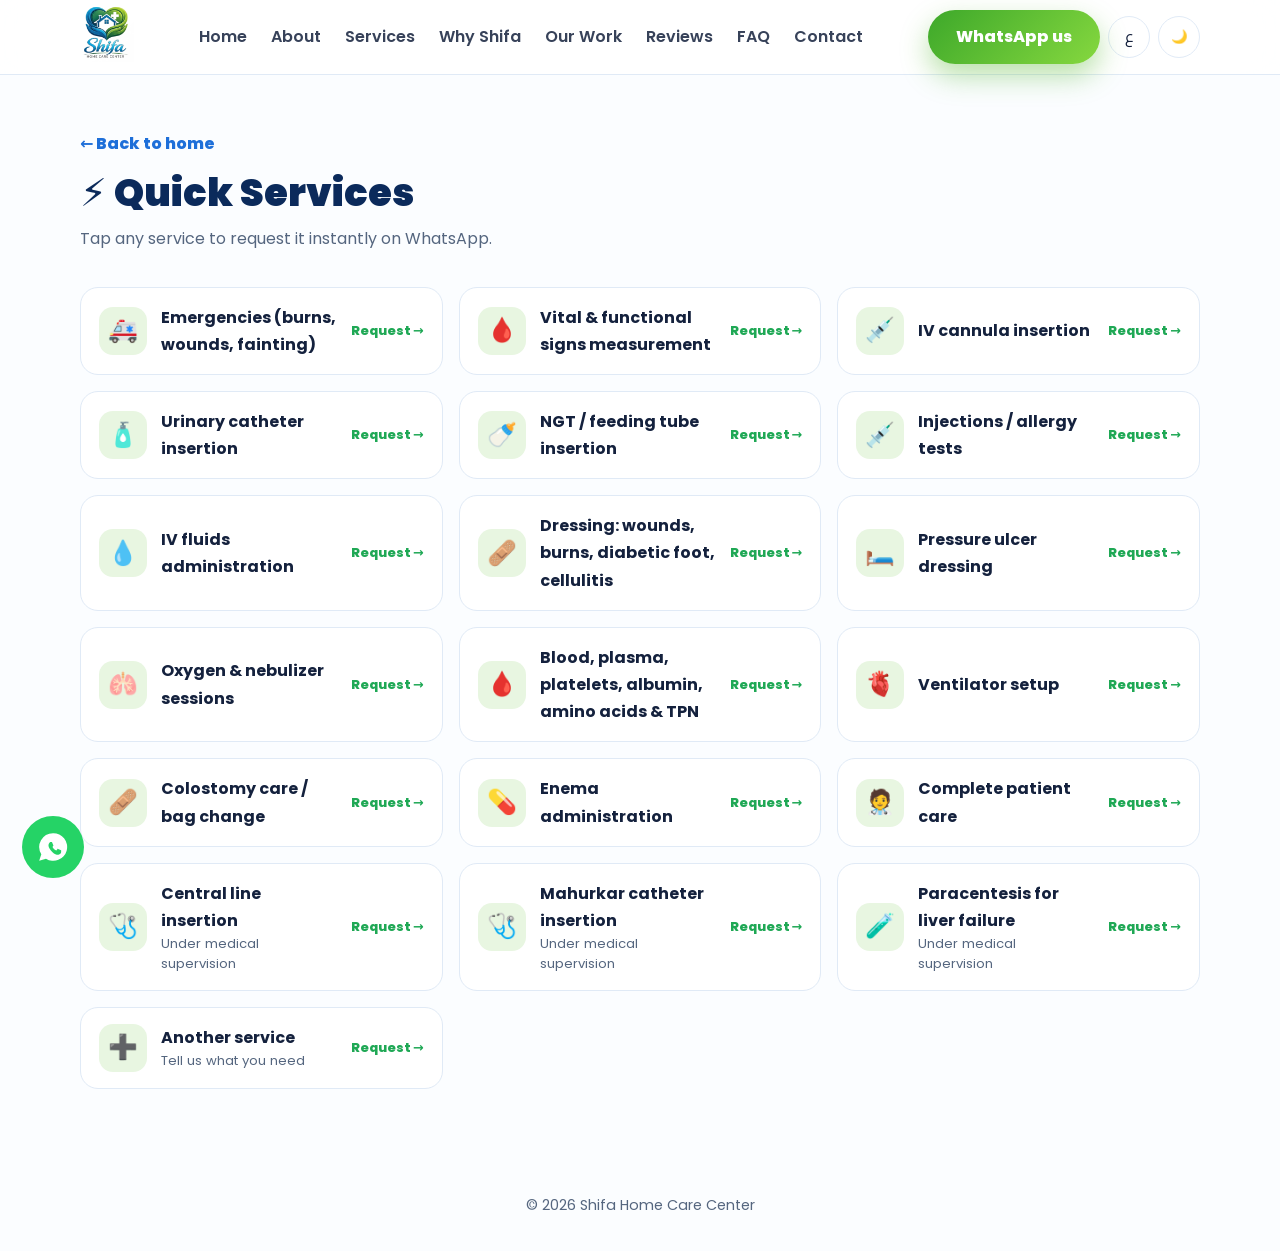
<file: en/quick/index.html>
<!DOCTYPE html><html lang="en" dir="ltr"><head><meta charset="utf-8"><meta name="viewport" content="width=device-width,initial-scale=1,viewport-fit=cover">
<title>Quick Services | Shifa Home Care</title><meta name="description" content="Cannula, vital signs, dressings, injections, catheters, blood transfusion and more. Request via WhatsApp 01098997347."><meta name="robots" content="index,follow,max-image-preview:large">
<link rel="canonical" href="https://shfaa.online/en/quick/"><link rel="alternate" hreflang="ar" href="https://shfaa.online/quick/"><link rel="alternate" hreflang="en" href="https://shfaa.online/en/quick/"><link rel="alternate" hreflang="x-default" href="https://shfaa.online/quick/">
<meta name="theme-color" content="#0b2a5b"><meta name="geo.region" content="EG"><meta name="geo.placename" content="Tanta, Gharbia">
<meta property="og:type" content="website"><meta property="og:site_name" content="Shifa Home Care"><meta property="og:locale" content="en_US"><meta property="og:title" content="Quick Services | Shifa Home Care"><meta property="og:description" content="Cannula, vital signs, dressings, injections, catheters, blood transfusion and more. Request via WhatsApp 01098997347."><meta property="og:url" content="https://shfaa.online/en/quick/"><meta property="og:image" content="https://shfaa.online/assets/og.jpg"><meta property="og:image:width" content="1200"><meta property="og:image:height" content="630">
<meta name="twitter:card" content="summary_large_image"><meta name="twitter:title" content="Quick Services | Shifa Home Care"><meta name="twitter:description" content="Cannula, vital signs, dressings, injections, catheters, blood transfusion and more. Request via WhatsApp 01098997347."><meta name="twitter:image" content="https://shfaa.online/assets/og.jpg">
<link rel="icon" href="/assets/favicon.png"><link rel="apple-touch-icon" href="/assets/icon-192.png"><link rel="manifest" href="/manifest.webmanifest">
<link rel="preconnect" href="https://fonts.googleapis.com"><link rel="preconnect" href="https://fonts.gstatic.com" crossorigin>
<link href="https://fonts.googleapis.com/css2?family=Cairo:wght@400;600;800;900&family=Poppins:wght@400;600;800&family=Reem+Kufi:wght@700&family=Playfair+Display:wght@800&display=swap" rel="stylesheet">
<script>try{var s=localStorage.getItem('theme');document.documentElement.dataset.theme=s||(matchMedia('(prefers-color-scheme:dark)').matches?'dark':'light')}catch(e){document.documentElement.dataset.theme='light'}</script>
<link rel="stylesheet" href="/style-ltr.css">
<script type="application/ld+json">[{"@context": "https://schema.org", "@type": "MedicalBusiness", "name": "Shifa Home Care Center | مركز شفا للرعاية الطبية والتمريضية المنزلية", "alternateName": ["شفا", "Shfaa", "Shifa Home Care"], "url": "https://shfaa.online/", "logo": "https://shfaa.online/assets/icon-512.png", "image": "https://shfaa.online/assets/og.jpg", "description": "Shifa Home Care Center: professional home nursing, ICU care at home, wound & pressure-ulcer dressing, elderly care and 24/7 residence nursing across all Egyptian governorates. Call 01098997347.", "telephone": ["+201098997347", "+201027760827"], "foundingDate": "2017", "address": {"@type": "PostalAddress", "streetAddress": "Qahafa", "addressLocality": "Tanta", "addressRegion": "Gharbia", "addressCountry": "EG"}, "areaServed": {"@type": "Country", "name": "Egypt"}, "openingHoursSpecification": {"@type": "OpeningHoursSpecification", "dayOfWeek": ["Monday", "Tuesday", "Wednesday", "Thursday", "Friday", "Saturday", "Sunday"], "opens": "00:00", "closes": "23:59"}, "sameAs": ["https://www.facebook.com/share/1HTjj8ZCZ2/", "https://www.instagram.com/shifacenter2025", "https://www.tiktok.com/@shifa.home.care.c"], "availableLanguage": ["Arabic", "English"]}, {"@context": "https://schema.org", "@type": "BreadcrumbList", "itemListElement": [{"@type": "ListItem", "position": 1, "name": "Home", "item": "https://shfaa.online/en/"}, {"@type": "ListItem", "position": 2, "name": "Quick Services", "item": "https://shfaa.online/en/quick/"}]}]</script></head><body><div id="bar"></div><header><div class="wrap nav"><a class="brand" href="/en/" aria-label="Shifa"><img class="ll" src="/assets/logo-light.png" alt="Shifa logo" width="58" height="58"><img class="ld" src="/assets/logo-dark.png" alt="" width="58" height="58"></a>
<nav class="links" id="links"><a href="/en/">Home</a><a href="/en/#about">About</a><a href="/en/#services">Services</a><a href="/en/#why">Why Shifa</a><a href="/en/#gallery">Our Work</a><a href="/en/#reviews">Reviews</a><a href="/en/#faq">FAQ</a><a href="/en/#contact">Contact</a></nav>
<div class="tools"><a class="btn g" href="https://wa.me/201098997347?text=I%20would%20like%20to%20ask%20about%20your%20services" target="_blank" rel="noopener">WhatsApp us</a><a class="ib" href="/quick/" hreflang="ar" lang="ar" aria-label="العربية">ع</a><button class="ib" id="tg" aria-label="Theme">🌙</button><button class="ib burger" id="bg" aria-label="Menu">☰</button></div></div></header><main class="page"><div class="wrap"><a class="crumb" href="/en/">← Back to home</a><div class="head" style="text-align:start;margin:0"><h1 style="font-size:2.4rem">⚡ Quick Services</h1><p>Tap any service to request it instantly on WhatsApp.</p></div><div class="svc"><a href="https://wa.me/201098997347?text=I%20would%20like%20to%20request%3A%20Emergencies%20%28burns%2C%20wounds%2C%20fainting%29" target="_blank" rel="noopener"><i>🚑</i><span>Emergencies (burns, wounds, fainting)</span><em>Request →</em></a><a href="https://wa.me/201098997347?text=I%20would%20like%20to%20request%3A%20Vital%20%26%20functional%20signs%20measurement" target="_blank" rel="noopener"><i>🩸</i><span>Vital &amp; functional signs measurement</span><em>Request →</em></a><a href="https://wa.me/201098997347?text=I%20would%20like%20to%20request%3A%20IV%20cannula%20insertion" target="_blank" rel="noopener"><i>💉</i><span>IV cannula insertion</span><em>Request →</em></a><a href="https://wa.me/201098997347?text=I%20would%20like%20to%20request%3A%20Urinary%20catheter%20insertion" target="_blank" rel="noopener"><i>🧴</i><span>Urinary catheter insertion</span><em>Request →</em></a><a href="https://wa.me/201098997347?text=I%20would%20like%20to%20request%3A%20NGT%20/%20feeding%20tube%20insertion" target="_blank" rel="noopener"><i>🍼</i><span>NGT / feeding tube insertion</span><em>Request →</em></a><a href="https://wa.me/201098997347?text=I%20would%20like%20to%20request%3A%20Injections%20/%20allergy%20tests" target="_blank" rel="noopener"><i>💉</i><span>Injections / allergy tests</span><em>Request →</em></a><a href="https://wa.me/201098997347?text=I%20would%20like%20to%20request%3A%20IV%20fluids%20administration" target="_blank" rel="noopener"><i>💧</i><span>IV fluids administration</span><em>Request →</em></a><a href="https://wa.me/201098997347?text=I%20would%20like%20to%20request%3A%20Dressing%3A%20wounds%2C%20burns%2C%20diabetic%20foot%2C%20cellulitis" target="_blank" rel="noopener"><i>🩹</i><span>Dressing: wounds, burns, diabetic foot, cellulitis</span><em>Request →</em></a><a href="https://wa.me/201098997347?text=I%20would%20like%20to%20request%3A%20Pressure%20ulcer%20dressing" target="_blank" rel="noopener"><i>🛏️</i><span>Pressure ulcer dressing</span><em>Request →</em></a><a href="https://wa.me/201098997347?text=I%20would%20like%20to%20request%3A%20Oxygen%20%26%20nebulizer%20sessions" target="_blank" rel="noopener"><i>🫁</i><span>Oxygen &amp; nebulizer sessions</span><em>Request →</em></a><a href="https://wa.me/201098997347?text=I%20would%20like%20to%20request%3A%20Blood%2C%20plasma%2C%20platelets%2C%20albumin%2C%20amino%20acids%20%26%20TPN" target="_blank" rel="noopener"><i>🩸</i><span>Blood, plasma, platelets, albumin, amino acids &amp; TPN</span><em>Request →</em></a><a href="https://wa.me/201098997347?text=I%20would%20like%20to%20request%3A%20Ventilator%20setup" target="_blank" rel="noopener"><i>🫀</i><span>Ventilator setup</span><em>Request →</em></a><a href="https://wa.me/201098997347?text=I%20would%20like%20to%20request%3A%20Colostomy%20care%20/%20bag%20change" target="_blank" rel="noopener"><i>🩹</i><span>Colostomy care / bag change</span><em>Request →</em></a><a href="https://wa.me/201098997347?text=I%20would%20like%20to%20request%3A%20Enema%20administration" target="_blank" rel="noopener"><i>💊</i><span>Enema administration</span><em>Request →</em></a><a href="https://wa.me/201098997347?text=I%20would%20like%20to%20request%3A%20Complete%20patient%20care" target="_blank" rel="noopener"><i>🧑‍⚕️</i><span>Complete patient care</span><em>Request →</em></a><a href="https://wa.me/201098997347?text=I%20would%20like%20to%20request%3A%20Central%20line%20insertion" target="_blank" rel="noopener"><i>🩺</i><span>Central line insertion<small>Under medical supervision</small></span><em>Request →</em></a><a href="https://wa.me/201098997347?text=I%20would%20like%20to%20request%3A%20Mahurkar%20catheter%20insertion" target="_blank" rel="noopener"><i>🩺</i><span>Mahurkar catheter insertion<small>Under medical supervision</small></span><em>Request →</em></a><a href="https://wa.me/201098997347?text=I%20would%20like%20to%20request%3A%20Paracentesis%20for%20liver%20failure" target="_blank" rel="noopener"><i>🧪</i><span>Paracentesis for liver failure<small>Under medical supervision</small></span><em>Request →</em></a><a href="https://wa.me/201098997347?text=I%20would%20like%20to%20request%20another%20service" target="_blank" rel="noopener"><i>➕</i><span>Another service<small>Tell us what you need</small></span><em>Request →</em></a></div></div></main><footer>© 2026 Shifa Home Care Center</footer><a class="fab" href="https://wa.me/201098997347?text=I%20would%20like%20to%20ask%20about%20your%20services" target="_blank" rel="noopener" aria-label="WhatsApp"><svg viewBox="0 0 32 32"><path d="M16 3a13 13 0 0 0-11 19.8L3 29l6.4-2A13 13 0 1 0 16 3zm7.6 18.4c-.3.9-1.8 1.7-2.5 1.8-.6.1-1.4.1-2.3-.2-2.8-1-4.6-3.3-5.8-5.1-.8-1.2-1.4-2.6-1.2-4 .1-1 .6-1.7 1.1-2.2.3-.3.7-.3 1-.3h.7c.2 0 .5 0 .7.6l1 2.3c.1.2.1.4 0 .6l-.5.7c-.2.2-.3.4-.1.7.7 1.2 1.7 2.2 2.9 2.8.3.2.5.1.7-.1l.8-1c.2-.3.5-.3.8-.2l2.2 1c.3.2.5.2.6.4.1.2.1.8-.1 1.4z"/></svg></a><script src="/app.js" defer></script></body></html>
</file>
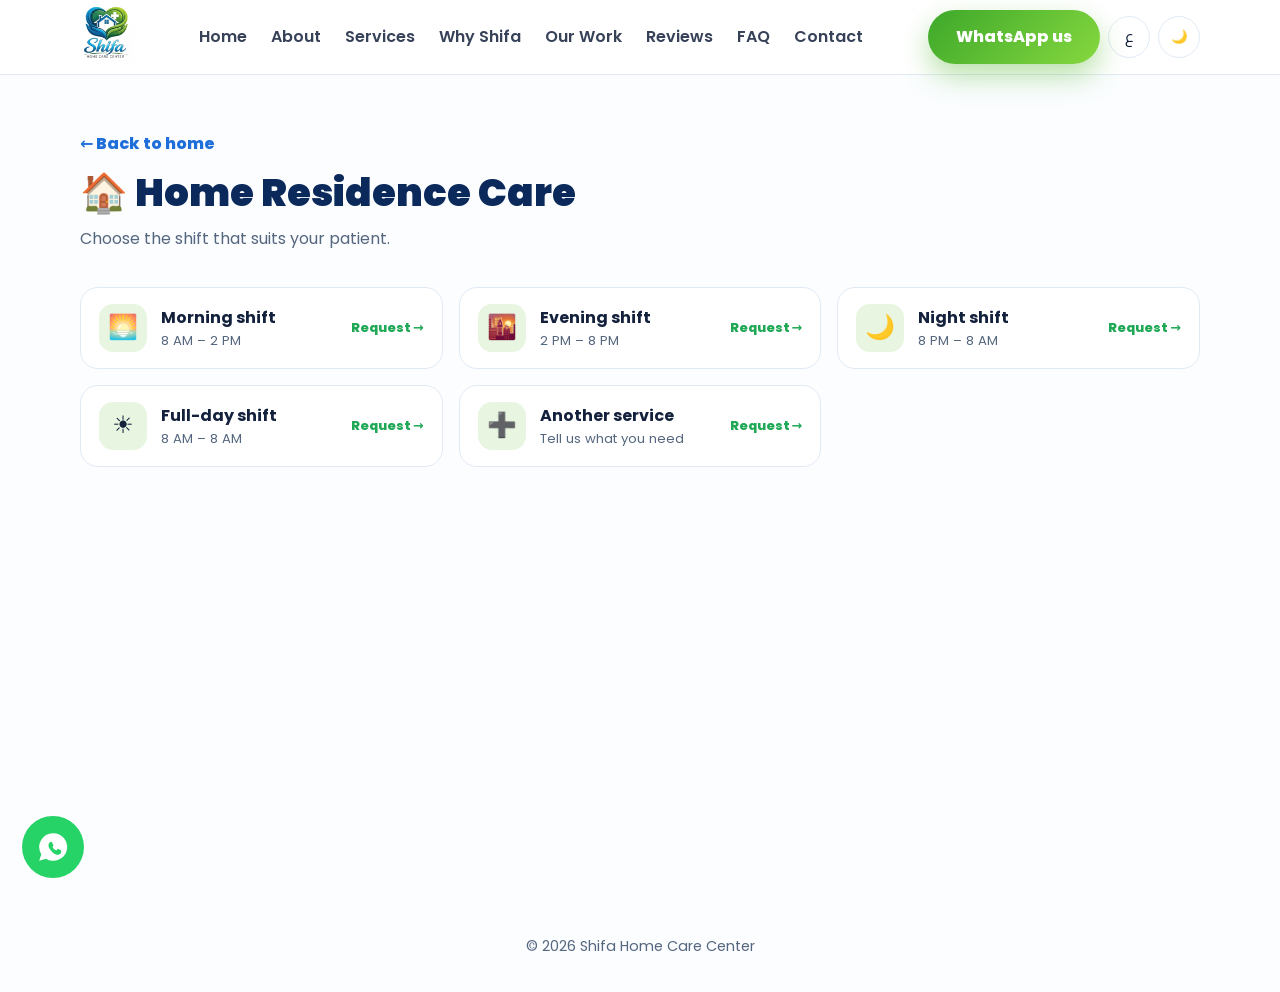
<file: en/stay/index.html>
<!DOCTYPE html><html lang="en" dir="ltr"><head><meta charset="utf-8"><meta name="viewport" content="width=device-width,initial-scale=1,viewport-fit=cover">
<title>Home Residence Care | Shifa Home Care</title><meta name="description" content="A resident nurse with your patient in shifts: morning, evening, night or full day. Request via WhatsApp 01098997347."><meta name="robots" content="index,follow,max-image-preview:large">
<link rel="canonical" href="https://shfaa.online/en/stay/"><link rel="alternate" hreflang="ar" href="https://shfaa.online/stay/"><link rel="alternate" hreflang="en" href="https://shfaa.online/en/stay/"><link rel="alternate" hreflang="x-default" href="https://shfaa.online/stay/">
<meta name="theme-color" content="#0b2a5b"><meta name="geo.region" content="EG"><meta name="geo.placename" content="Tanta, Gharbia">
<meta property="og:type" content="website"><meta property="og:site_name" content="Shifa Home Care"><meta property="og:locale" content="en_US"><meta property="og:title" content="Home Residence Care | Shifa Home Care"><meta property="og:description" content="A resident nurse with your patient in shifts: morning, evening, night or full day. Request via WhatsApp 01098997347."><meta property="og:url" content="https://shfaa.online/en/stay/"><meta property="og:image" content="https://shfaa.online/assets/og.jpg"><meta property="og:image:width" content="1200"><meta property="og:image:height" content="630">
<meta name="twitter:card" content="summary_large_image"><meta name="twitter:title" content="Home Residence Care | Shifa Home Care"><meta name="twitter:description" content="A resident nurse with your patient in shifts: morning, evening, night or full day. Request via WhatsApp 01098997347."><meta name="twitter:image" content="https://shfaa.online/assets/og.jpg">
<link rel="icon" href="/assets/favicon.png"><link rel="apple-touch-icon" href="/assets/icon-192.png"><link rel="manifest" href="/manifest.webmanifest">
<link rel="preconnect" href="https://fonts.googleapis.com"><link rel="preconnect" href="https://fonts.gstatic.com" crossorigin>
<link href="https://fonts.googleapis.com/css2?family=Cairo:wght@400;600;800;900&family=Poppins:wght@400;600;800&family=Reem+Kufi:wght@700&family=Playfair+Display:wght@800&display=swap" rel="stylesheet">
<script>try{var s=localStorage.getItem('theme');document.documentElement.dataset.theme=s||(matchMedia('(prefers-color-scheme:dark)').matches?'dark':'light')}catch(e){document.documentElement.dataset.theme='light'}</script>
<link rel="stylesheet" href="/style-ltr.css">
<script type="application/ld+json">[{"@context": "https://schema.org", "@type": "MedicalBusiness", "name": "Shifa Home Care Center | مركز شفا للرعاية الطبية والتمريضية المنزلية", "alternateName": ["شفا", "Shfaa", "Shifa Home Care"], "url": "https://shfaa.online/", "logo": "https://shfaa.online/assets/icon-512.png", "image": "https://shfaa.online/assets/og.jpg", "description": "Shifa Home Care Center: professional home nursing, ICU care at home, wound & pressure-ulcer dressing, elderly care and 24/7 residence nursing across all Egyptian governorates. Call 01098997347.", "telephone": ["+201098997347", "+201027760827"], "foundingDate": "2017", "address": {"@type": "PostalAddress", "streetAddress": "Qahafa", "addressLocality": "Tanta", "addressRegion": "Gharbia", "addressCountry": "EG"}, "areaServed": {"@type": "Country", "name": "Egypt"}, "openingHoursSpecification": {"@type": "OpeningHoursSpecification", "dayOfWeek": ["Monday", "Tuesday", "Wednesday", "Thursday", "Friday", "Saturday", "Sunday"], "opens": "00:00", "closes": "23:59"}, "sameAs": ["https://www.facebook.com/share/1HTjj8ZCZ2/", "https://www.instagram.com/shifacenter2025", "https://www.tiktok.com/@shifa.home.care.c"], "availableLanguage": ["Arabic", "English"]}, {"@context": "https://schema.org", "@type": "BreadcrumbList", "itemListElement": [{"@type": "ListItem", "position": 1, "name": "Home", "item": "https://shfaa.online/en/"}, {"@type": "ListItem", "position": 2, "name": "Home Residence Care", "item": "https://shfaa.online/en/stay/"}]}]</script></head><body><div id="bar"></div><header><div class="wrap nav"><a class="brand" href="/en/" aria-label="Shifa"><img class="ll" src="/assets/logo-light.png" alt="Shifa logo" width="58" height="58"><img class="ld" src="/assets/logo-dark.png" alt="" width="58" height="58"></a>
<nav class="links" id="links"><a href="/en/">Home</a><a href="/en/#about">About</a><a href="/en/#services">Services</a><a href="/en/#why">Why Shifa</a><a href="/en/#gallery">Our Work</a><a href="/en/#reviews">Reviews</a><a href="/en/#faq">FAQ</a><a href="/en/#contact">Contact</a></nav>
<div class="tools"><a class="btn g" href="https://wa.me/201098997347?text=I%20would%20like%20to%20ask%20about%20your%20services" target="_blank" rel="noopener">WhatsApp us</a><a class="ib" href="/stay/" hreflang="ar" lang="ar" aria-label="العربية">ع</a><button class="ib" id="tg" aria-label="Theme">🌙</button><button class="ib burger" id="bg" aria-label="Menu">☰</button></div></div></header><main class="page"><div class="wrap"><a class="crumb" href="/en/">← Back to home</a><div class="head" style="text-align:start;margin:0"><h1 style="font-size:2.4rem">🏠 Home Residence Care</h1><p>Choose the shift that suits your patient.</p></div><div class="svc"><a href="https://wa.me/201098997347?text=I%20would%20like%20to%20request%3A%20Morning%20shift" target="_blank" rel="noopener"><i>🌅</i><span>Morning shift<small>8 AM – 2 PM</small></span><em>Request →</em></a><a href="https://wa.me/201098997347?text=I%20would%20like%20to%20request%3A%20Evening%20shift" target="_blank" rel="noopener"><i>🌇</i><span>Evening shift<small>2 PM – 8 PM</small></span><em>Request →</em></a><a href="https://wa.me/201098997347?text=I%20would%20like%20to%20request%3A%20Night%20shift" target="_blank" rel="noopener"><i>🌙</i><span>Night shift<small>8 PM – 8 AM</small></span><em>Request →</em></a><a href="https://wa.me/201098997347?text=I%20would%20like%20to%20request%3A%20Full-day%20shift" target="_blank" rel="noopener"><i>☀️</i><span>Full-day shift<small>8 AM – 8 AM</small></span><em>Request →</em></a><a href="https://wa.me/201098997347?text=I%20would%20like%20to%20request%20another%20service" target="_blank" rel="noopener"><i>➕</i><span>Another service<small>Tell us what you need</small></span><em>Request →</em></a></div></div></main><footer>© 2026 Shifa Home Care Center</footer><a class="fab" href="https://wa.me/201098997347?text=I%20would%20like%20to%20ask%20about%20your%20services" target="_blank" rel="noopener" aria-label="WhatsApp"><svg viewBox="0 0 32 32"><path d="M16 3a13 13 0 0 0-11 19.8L3 29l6.4-2A13 13 0 1 0 16 3zm7.6 18.4c-.3.9-1.8 1.7-2.5 1.8-.6.1-1.4.1-2.3-.2-2.8-1-4.6-3.3-5.8-5.1-.8-1.2-1.4-2.6-1.2-4 .1-1 .6-1.7 1.1-2.2.3-.3.7-.3 1-.3h.7c.2 0 .5 0 .7.6l1 2.3c.1.2.1.4 0 .6l-.5.7c-.2.2-.3.4-.1.7.7 1.2 1.7 2.2 2.9 2.8.3.2.5.1.7-.1l.8-1c.2-.3.5-.3.8-.2l2.2 1c.3.2.5.2.6.4.1.2.1.8-.1 1.4z"/></svg></a><script src="/app.js" defer></script></body></html>
</file>
<file: style-rtl.css>
:root{--navy:#0b2a5b;--blue:#1e6fd9;--green:#4fb32a;--mint:#e8f6e1;--sky:#e9f2fd;--ink:#14213d;--mut:#55667f;--bg:#fbfdff;--card:#fff;--line:#e0eaf6;--hdr:rgba(255,255,255,.82);--r:22px}
[data-theme=dark]{--navy:#cfe3ff;--blue:#5aa2ff;--green:#7ad14a;--mint:#12281a;--sky:#0f1d36;--ink:#e8eefb;--mut:#9fb0cc;--bg:#070e1c;--card:#0d1930;--line:#1b2c4b;--hdr:rgba(7,14,28,.8)}
*{box-sizing:border-box;margin:0;padding:0}
html{scroll-behavior:smooth;scroll-padding-top:84px}
body{font-family:Cairo,system-ui,sans-serif;background:var(--bg);color:var(--ink);line-height:1.8;overflow-x:hidden;transition:background .4s,color .4s}
[lang=en] body{font-family:Poppins,Cairo,system-ui,sans-serif;line-height:1.7}
a{color:inherit;text-decoration:none}img{max-width:100%}
:focus-visible{outline:3px solid var(--blue);outline-offset:3px}
.wrap{max-width:1160px;margin:auto;padding:0 20px}
#bar{position:fixed;top:0;left:0;right:0;height:4px;z-index:80;background:linear-gradient(90deg,var(--blue),var(--green));transform-origin:0 50%;transform:scaleX(0)}
[dir=rtl] #bar{transform-origin:100% 50%}
header{position:fixed;top:0;right:0;left:0;z-index:70;background:var(--hdr);backdrop-filter:blur(16px);border-bottom:1px solid var(--line)}
.nav{display:flex;align-items:center;gap:18px;height:74px}
.brand img{height:58px}.ld{display:none}[data-theme=dark] .ld{display:block}[data-theme=dark] .ll{display:none}
.links{display:flex;gap:24px;font-weight:600;margin-left:auto;margin-right:auto}
.links a{color:var(--ink);opacity:.85;transition:.2s;position:relative}.links a:hover{opacity:1;color:var(--green)}
.tools{display:flex;gap:8px;align-items:center}
.ib{width:42px;height:42px;border-radius:50%;border:1px solid var(--line);background:var(--card);color:var(--ink);display:grid;place-items:center;cursor:pointer;font:700 .85rem inherit;font-family:inherit;transition:.2s}
.ib:hover{transform:rotate(12deg) scale(1.08);border-color:var(--green)}
.burger{display:none}
.btn{position:relative;overflow:hidden;display:inline-flex;align-items:center;gap:8px;padding:13px 28px;border-radius:999px;font-weight:800;border:0;cursor:pointer;font-family:inherit;font-size:1rem;transition:transform .25s,box-shadow .25s}
.btn:hover{transform:translateY(-3px)}
.btn.g{background:linear-gradient(135deg,#3da82a,#86d83f);color:#fff;box-shadow:0 12px 28px rgba(79,179,42,.4)}
.btn.g::after{content:"";position:absolute;top:0;width:40%;height:100%;background:linear-gradient(100deg,transparent,rgba(255,255,255,.55),transparent);right:-60%;animation:shine 3.6s infinite}
.btn.o{background:var(--card);color:var(--ink);border:2px solid var(--line)}
@keyframes shine{40%,100%{right:130%}}
/* hero */
.hero{position:relative;padding:150px 0 110px;overflow:hidden;isolation:isolate}
.blob{position:absolute;z-index:-1;border-radius:50%;filter:blur(70px);opacity:.5;animation:drift 14s ease-in-out infinite}
.b1{width:480px;height:480px;background:#7cc4ff;top:-120px;left:-80px}.b2{width:420px;height:420px;background:#9be36c;bottom:-140px;right:-80px;animation-delay:-5s}.b3{width:260px;height:260px;background:#6aa3ff;top:40%;right:42%;animation-delay:-9s;opacity:.3}
[data-theme=dark] .blob{opacity:.22}
.dots{position:absolute;top:0;right:0;bottom:0;left:0;z-index:-1;background-image:radial-gradient(var(--line) 1.5px,transparent 1.5px);background-size:34px 34px;-webkit-mask:radial-gradient(circle at 50% 40%,#000,transparent 70%);mask:radial-gradient(circle at 50% 40%,#000,transparent 70%)}
.hero .wrap{display:grid;grid-template-columns:1.1fr .9fr;gap:40px;align-items:center}
.pill{display:inline-flex;gap:8px;align-items:center;background:var(--mint);color:var(--green);padding:7px 18px;border-radius:999px;font-weight:800;font-size:.88rem;margin-bottom:18px;border:1px solid var(--line)}
.pill i{width:9px;height:9px;border-radius:50%;background:var(--green);animation:pulse 1.8s infinite}
h1{font-size:3.7rem;font-size:clamp(2.1rem,5vw,3.7rem);font-weight:900;line-height:1.3;color:var(--navy)}
h1 span{background:linear-gradient(90deg,var(--blue),var(--green),var(--blue));background-size:200% auto;-webkit-background-clip:text;background-clip:text;color:transparent;animation:flow 5s linear infinite}
@keyframes flow{to{background-position:200% center}}
.hero p.lead{font-size:1.12rem;color:var(--mut);margin:18px 0 28px;max-width:540px}
.cta{display:flex;gap:14px;flex-wrap:wrap}
.visual{position:relative;display:grid;place-items:center;min-height:400px;perspective:900px}
.ring{position:absolute;width:400px;width:min(400px,84vw);aspect-ratio:1;border-radius:50%;border:2px dashed var(--blue);opacity:.35;animation:spin 30s linear infinite}
.ring.r2{width:310px;width:min(310px,66vw);border-color:var(--green);animation-direction:reverse;animation-duration:22s}
.orb{position:relative;width:310px;width:min(310px,64vw);aspect-ratio:1;border-radius:50%;display:grid;place-items:center;background:radial-gradient(circle,var(--card),var(--sky));box-shadow:0 30px 80px rgba(30,111,217,.28),inset 0 0 40px rgba(79,179,42,.12);animation:float 6s ease-in-out infinite}
.orb img{width:82%}
.chip{position:absolute;background:var(--card);border:1px solid var(--line);border-radius:16px;padding:9px 15px;font-weight:800;font-size:.84rem;box-shadow:0 14px 34px rgba(11,42,91,.15);animation:float 5s ease-in-out infinite}
.chip.a{top:6%;left:-2%}.chip.b{bottom:10%;right:-2%;animation-delay:-2s}.chip.c{top:50%;left:-6%;animation-delay:-3.5s}
.ecg{position:absolute;bottom:0;left:0;right:0;height:70px;opacity:.55;width:100%}
.ecg path{fill:none;stroke:var(--green);stroke-width:2.5;stroke-dasharray:1400;stroke-dashoffset:1400;animation:draw 4s linear infinite}
@keyframes draw{to{stroke-dashoffset:0}}@keyframes float{50%{transform:translateY(-14px)}}@keyframes spin{to{transform:rotate(360deg)}}@keyframes drift{50%{transform:translate(40px,-30px) scale(1.12)}}
@keyframes pulse{0%{box-shadow:0 0 0 0 rgba(79,179,42,.6)}100%{box-shadow:0 0 0 14px rgba(79,179,42,0)}}
section{padding:88px 0}
.head{text-align:center;max-width:700px;margin:0 auto 48px}
.head h2{font-size:2.6rem;font-size:clamp(1.8rem,3.5vw,2.6rem);font-weight:900;color:var(--navy);position:relative;display:inline-block;padding-bottom:14px}
.head h2::after{content:"";position:absolute;bottom:0;left:50%;width:70px;height:5px;border-radius:9px;transform:translateX(-50%);background:linear-gradient(90deg,var(--blue),var(--green))}
.head p{color:var(--mut);margin-top:10px}
.stats{background:linear-gradient(135deg,#0b2a5b,#1457a8);color:#fff;padding:56px 0;position:relative;overflow:hidden}
.stats::before{content:"";position:absolute;top:0;right:0;bottom:0;left:0;background:radial-gradient(500px 200px at 20% 0,rgba(122,209,74,.25),transparent),radial-gradient(500px 200px at 90% 100%,rgba(90,162,255,.3),transparent)}
.stats .wrap{position:relative;display:grid;grid-template-columns:repeat(4,1fr);gap:20px;text-align:center}
.stats b{display:block;font-size:2.7rem;font-weight:900;color:#a6ea7d}
.cats,.grid4{display:grid;gap:24px}.cats{grid-template-columns:repeat(3,1fr)}.grid4{grid-template-columns:repeat(4,1fr)}
.cat,.card{position:relative;background:var(--card);border:1px solid var(--line);border-radius:var(--r);padding:30px 26px;overflow:hidden;transition:transform .3s,box-shadow .3s,border-color .3s}
.cat::after,.card::after{content:"";position:absolute;top:0;right:0;bottom:0;left:0;background:radial-gradient(260px circle at var(--mx,50%) var(--my,0),rgba(79,179,42,.16),transparent 60%);opacity:0;transition:.3s;pointer-events:none}
.cat:hover::after,.card:hover::after{opacity:1}
.cat:hover,.card:hover{transform:translateY(-8px);box-shadow:0 26px 60px rgba(30,111,217,.2);border-color:var(--green)}
.cat{display:flex;flex-direction:column;gap:10px}.cat::before{content:"";position:absolute;top:0;right:0;left:0;height:6px;background:linear-gradient(90deg,var(--blue),var(--green))}
.ic{width:64px;height:64px;border-radius:20px;display:grid;place-items:center;font-size:31px;background:var(--sky);margin-bottom:10px;transition:.4s}
.cat:hover .ic,.card:hover .ic{transform:rotate(-8deg) scale(1.12);background:var(--mint)}
.cat h3{font-size:1.35rem;color:var(--navy)}.cat p,.card p{color:var(--mut);flex:1}.card h4{color:var(--navy);font-size:1.08rem}.card p{font-size:.94rem}
.more{font-weight:800;color:var(--blue)}
.alt{background:linear-gradient(180deg,transparent,var(--sky))}
.about .wrap{display:grid;grid-template-columns:1fr 1fr;gap:50px;align-items:center}
.about .box{background:linear-gradient(160deg,var(--sky),var(--mint));border-radius:36px;padding:40px;text-align:center;border:1px solid var(--line)}
.about .box img{width:70%;animation:float 7s ease-in-out infinite}
.ticks{list-style:none;display:grid;gap:10px;margin-top:20px}
.ticks li::before{content:"✔";color:#fff;background:var(--green);border-radius:50%;width:24px;height:24px;display:inline-grid;place-items:center;font-size:12px;margin-left:10px}
.slider{overflow:hidden;-webkit-mask:linear-gradient(90deg,transparent,#000 8%,#000 92%,transparent);mask:linear-gradient(90deg,transparent,#000 8%,#000 92%,transparent);direction:ltr}
.track{display:flex;gap:22px;width:max-content;animation:scroll 46s linear infinite}
.track.w{animation-duration:55s}
.slider:hover .track{animation-play-state:paused}
@keyframes scroll{to{transform:translateX(-50%)}}
.rev{width:340px;background:var(--card);border:1px solid var(--line);border-radius:var(--r);padding:26px;direction:inherit}
[dir=rtl] .rev{direction:rtl}.rev .st{color:#f5b301;letter-spacing:3px}.rev p{margin:8px 0 14px}.rev small{color:var(--mut);font-weight:600}
.work{height:420px;width:auto;border-radius:20px;border:1px solid var(--line);box-shadow:0 14px 40px rgba(11,42,91,.15)}
.map{display:flex;flex-wrap:wrap;gap:10px;justify-content:center}
.map span{background:var(--card);border:1px solid var(--line);padding:6px 16px;border-radius:999px;font-weight:600;font-size:.9rem}
.map span.hot{background:linear-gradient(135deg,#3da82a,#86d83f);color:#fff;border:0}
details{background:var(--card);border:1px solid var(--line);border-radius:18px;padding:16px 22px;margin-bottom:12px;transition:.3s}
details[open]{border-color:var(--green)}summary{cursor:pointer;font-weight:800;color:var(--navy)}details p{color:var(--mut);margin-top:8px}
.faq{max-width:820px;margin:auto}
.contact{background:linear-gradient(135deg,#0b2a5b,#1457a8);color:#fff;text-align:center;border-radius:36px;padding:62px 24px;position:relative;overflow:hidden}
.contact::before{content:"";position:absolute;width:340px;height:340px;border-radius:50%;background:rgba(122,209,74,.25);filter:blur(70px);top:-120px;right:-80px}
.contact>*{position:relative}.contact h2{font-size:2.2rem;font-weight:900}.contact p{opacity:.88;margin:10px 0 26px}
.soc{display:flex;gap:12px;justify-content:center;flex-wrap:wrap;margin-top:26px}
.soc a{background:rgba(255,255,255,.14);padding:9px 20px;border-radius:999px;font-weight:700;transition:.2s}.soc a:hover{background:rgba(255,255,255,.3);transform:translateY(-3px)}
footer{padding:34px 0;text-align:center;color:var(--mut);font-size:.9rem}
.fab{position:fixed;bottom:22px;right:22px;z-index:75;width:62px;height:62px;border-radius:50%;background:#25d366;display:grid;place-items:center;animation:wp 2.2s infinite}
.fab svg{width:34px;fill:#fff}@keyframes wp{0%{box-shadow:0 0 0 0 rgba(37,211,102,.6)}100%{box-shadow:0 0 0 24px rgba(37,211,102,0)}}
.page{padding:130px 0 70px;min-height:100vh}
.crumb{font-weight:800;color:var(--blue);display:inline-block;margin-bottom:14px}
.svc{display:grid;grid-template-columns:repeat(auto-fill,minmax(290px,1fr));gap:16px;margin-top:34px}
.svc a{display:flex;align-items:center;gap:14px;background:var(--card);border:1px solid var(--line);border-radius:18px;padding:16px 18px;font-weight:700;transition:.25s}
.svc a:hover{border-color:var(--green);transform:translateY(-4px);box-shadow:0 16px 36px rgba(79,179,42,.22)}
.svc i{font-style:normal;font-size:24px;background:var(--mint);width:48px;height:48px;border-radius:14px;display:grid;place-items:center;flex:none}
.svc small{display:block;color:var(--mut);font-weight:400;font-size:.82rem;line-height:1.5}
.svc em{margin-right:auto;color:#1fa855;font-style:normal;font-size:.8rem;font-weight:800;white-space:nowrap}
.rv{opacity:0;transform:translateY(28px);transition:opacity .8s,transform .8s}.rv.in{opacity:1;transform:none}
@media(max-width:900px){
.links{position:absolute;top:74px;left:0;right:0;background:var(--bg);flex-direction:column;padding:18px 24px;gap:14px;border-bottom:1px solid var(--line);display:none}
.links.open{display:flex}.burger{display:grid}.nav{gap:8px}.tools{margin-right:auto}
.hero .wrap,.about .wrap,.cats{grid-template-columns:1fr}.grid4,.stats .wrap{grid-template-columns:1fr 1fr}
.hero{padding-top:118px}.visual{min-height:340px}.work{height:340px}.nav .btn{display:none}}
@media(prefers-reduced-motion:reduce){*{animation:none!important;transition:none!important}.rv{opacity:1;transform:none}}

.rv{transform:translateY(18px);transition:opacity .6s,transform .6s}
@media(max-width:700px){
body{font-size:15px;line-height:1.65}.wrap{padding:0 16px}html{scroll-padding-top:70px}
.nav{height:62px;gap:6px}.brand img{height:44px;width:44px}.ib{width:38px;height:38px}
.links{top:62px;max-height:calc(100vh - 62px);overflow:auto}
.hero{padding:92px 0 64px}.pill{font-size:.76rem;padding:6px 14px;margin-bottom:14px;line-height:1.5}
h1{font-size:1.95rem;line-height:1.35}.hero p.lead{font-size:.96rem;margin:12px 0 20px}
.cta{flex-wrap:nowrap;gap:10px}.cta .btn{flex:1;justify-content:center;padding:12px 8px;font-size:.9rem}
.visual{min-height:260px;margin-top:4px}.ring{width:240px}.ring.r2{width:186px}.orb{width:182px}
.chip{font-size:.7rem;padding:5px 10px;border-radius:12px}.chip.c{display:none}.chip.a{top:0;left:2%}.chip.b{bottom:2%;right:2%}
.ecg{height:44px}
section{padding:52px 0}.head{margin-bottom:26px}.head h2{font-size:1.55rem}.head p{font-size:.92rem}
.stats{padding:32px 0}.stats .wrap{gap:12px}.stats b{font-size:1.9rem}.stats .wrap>div{font-size:.82rem;line-height:1.4}
.about .wrap{gap:26px}.about .box{padding:20px;border-radius:26px}.about .box img{width:44%}.about h2{font-size:1.55rem!important}
.ticks{font-size:.92rem;gap:8px}
.cats,.grid4{grid-template-columns:1fr;gap:12px}
.cat,.card{display:grid;grid-template-columns:52px 1fr;column-gap:14px;row-gap:2px;padding:16px;border-radius:18px;align-items:start}
.cat .ic,.card .ic{grid-row:span 3;width:52px;height:52px;font-size:26px;margin:0;border-radius:16px}
.card .ic{grid-row:span 2}
.cat h3{font-size:1.1rem}.cat p,.card p{font-size:.88rem;line-height:1.55}.card h4{font-size:1rem}.more{font-size:.88rem}
.rev{width:262px;padding:18px}.work{height:290px}.track{gap:14px}
.map{gap:8px}.map span{font-size:.8rem;padding:3px 12px}
details{padding:12px 16px}summary{font-size:.95rem}
.contact{padding:38px 18px;border-radius:26px}.contact h2{font-size:1.55rem}.contact .btn{font-size:1rem!important;padding:12px 18px}
.soc a{padding:7px 16px;font-size:.9rem}
.fab{width:52px;height:52px;bottom:14px}.fab svg{width:28px}
.page{padding:96px 0 50px}.page h1{font-size:1.6rem!important}.svc{grid-template-columns:1fr;gap:10px}.svc a{padding:13px 14px;font-size:.92rem}
}.orb img,.about .box img{height:auto}
.orb img{width:78%}
.brand img{width:auto}
@media(max-width:700px){.brand img{width:auto;height:46px}}

h1{font-size:3.1rem;font-size:clamp(1.8rem,4vw,3.1rem)}
.tag{font-size:1.25rem;font-weight:800;color:var(--green);margin-top:8px}
.hero p.lead{margin:10px 0 14px;font-weight:700;color:var(--ink)}
.bul{list-style:none;display:grid;gap:8px;margin:0 0 24px;max-width:600px}
.bul li{position:relative;background:var(--card);border:1px solid var(--line);border-radius:14px;padding:9px 14px 9px 14px;padding-right:44px;font-size:.93rem;line-height:1.55;color:var(--mut);opacity:0;animation:pop .6s forwards;animation-delay:var(--d)}
.bul li::before{content:"✔";position:absolute;right:12px;top:9px;width:22px;height:22px;border-radius:50%;background:var(--green);color:#fff;font-size:11px;display:grid;place-items:center}
@keyframes pop{from{opacity:0;transform:translateY(14px)}to{opacity:1;transform:none}}
.fx{position:absolute;top:0;right:0;bottom:0;left:0;z-index:-1;overflow:hidden}
.fx i{position:absolute;bottom:-40px;font-style:normal;font-weight:900;color:var(--green);opacity:.22;animation:rise 14s linear infinite}
@keyframes rise{to{transform:translateY(-110vh) rotate(180deg);opacity:0}}
.chip.a{left:auto;right:50%;margin-right:-90px;top:-2%}
.tick{overflow:hidden;background:linear-gradient(90deg,var(--blue),var(--green));color:#fff;padding:11px 0;direction:ltr;white-space:nowrap}
.trk{display:inline-flex;gap:0;animation:scroll 40s linear infinite;width:max-content}
.trk span{padding:0 22px;font-weight:800;font-size:.95rem}.trk span::after{content:"✚";margin-right:44px;opacity:.7}
.stats b{font-size:2.4rem}
.about .sub{margin-top:22px;color:var(--navy);font-size:1.15rem}
.ticks li{background:var(--card);border:1px solid var(--line);border-radius:14px;padding:10px 14px;transition:.3s}.ticks li:hover{border-color:var(--green);transform:translateX(-4px)}
@media(max-width:700px){
h1{font-size:1.65rem;line-height:1.4}.tag{font-size:1.05rem}.bul li{font-size:.86rem;padding:8px 12px;padding-right:40px}
.visual{min-height:330px}.chip{max-width:47%;text-align:center;line-height:1.4;font-size:.7rem}
.chip.a{top:0;right:50%;margin-right:-23.5%;max-width:47%}.chip.b{bottom:0;right:0}.chip.c{display:block;top:auto;bottom:0;left:0}
.stats b{font-size:1.8rem}.tick{padding:9px 0}.trk span{font-size:.85rem}
.about .sub{font-size:1.05rem}.ticks li{font-size:.9rem}}
h1{line-height:1.15}
h1 .t1{display:block;font-family:"Reem Kufi",Cairo,sans-serif;font-weight:700;font-size:6.6rem;font-size:clamp(3.6rem,9vw,6.6rem);line-height:1.15;letter-spacing:.01em}
[lang=en] h1 .t1{font-family:"Playfair Display",Georgia,serif;font-weight:800;letter-spacing:.02em}
h1 .t2{display:block;background:none;-webkit-background-clip:border-box;background-clip:border-box;-webkit-text-fill-color:currentColor;color:var(--navy);animation:none;font-size:1.6rem;font-size:clamp(1.05rem,2.3vw,1.6rem);font-weight:800;letter-spacing:.04em;margin-top:2px}
[lang=en] h1 .t2{font-size:1.25rem;font-size:clamp(.95rem,2vw,1.25rem);letter-spacing:.14em;text-transform:uppercase}
.orn{display:flex;align-items:center;gap:14px;margin:14px 0 6px;max-width:420px}
.orn i{flex:1;height:2px;border-radius:2px;background:linear-gradient(90deg,transparent,var(--green))}.orn i:last-child{background:linear-gradient(270deg,transparent,var(--blue))}
.orn b{color:var(--green);font-size:1.1rem;animation:pulse2 2.4s ease-in-out infinite}
@keyframes pulse2{50%{transform:scale(1.35) rotate(90deg)}}
.hero{padding-top:128px}
@media(max-width:700px){h1 .t1{font-size:3.5rem}h1 .t2{font-size:1.02rem}.orn{margin:10px 0 4px}.hero{padding:88px 0 56px}.tag{margin-top:2px}.hero p.lead{font-size:.92rem;margin:8px 0 12px}.bul{gap:7px;margin-bottom:18px}}
@font-face{font-family:BrandFont;src:url(/assets/brand.ttf);font-display:swap}
h1 .t1{font-family:BrandFont,"Reem Kufi",Cairo,sans-serif}
[lang=en] h1 .t1{font-family:"Playfair Display",Georgia,serif}
.hero .wrap>div:first-child{text-align:center}
.orn{margin-left:auto;margin-right:auto}.cta{justify-content:center}
.hero p.lead{margin-left:auto;margin-right:auto}.bul{margin-left:auto;margin-right:auto;text-align:start}
/* ==== توافق مع المتصفحات القديمة (Edge Legacy / Chrome قديم) ==== */
@supports not (aspect-ratio:1){
.ring{height:400px}.ring.r2{height:310px}.orb{height:310px}
.blob{filter:none;opacity:.14;animation:none}
header{background:var(--bg)}
.links a{margin:0 12px}.tools>*{margin:0 4px}
.cta .btn{margin:6px}.map span{margin:5px}.soc a{margin:6px}
[dir=rtl] .svc i{margin-left:14px}[dir=ltr] .svc i{margin-right:14px}
.orn b{margin:0 14px}.rev,.work{margin:0 11px}
}
</file>
<file: style-ltr.css>
:root{--navy:#0b2a5b;--blue:#1e6fd9;--green:#4fb32a;--mint:#e8f6e1;--sky:#e9f2fd;--ink:#14213d;--mut:#55667f;--bg:#fbfdff;--card:#fff;--line:#e0eaf6;--hdr:rgba(255,255,255,.82);--r:22px}
[data-theme=dark]{--navy:#cfe3ff;--blue:#5aa2ff;--green:#7ad14a;--mint:#12281a;--sky:#0f1d36;--ink:#e8eefb;--mut:#9fb0cc;--bg:#070e1c;--card:#0d1930;--line:#1b2c4b;--hdr:rgba(7,14,28,.8)}
*{box-sizing:border-box;margin:0;padding:0}
html{scroll-behavior:smooth;scroll-padding-top:84px}
body{font-family:Cairo,system-ui,sans-serif;background:var(--bg);color:var(--ink);line-height:1.8;overflow-x:hidden;transition:background .4s,color .4s}
[lang=en] body{font-family:Poppins,Cairo,system-ui,sans-serif;line-height:1.7}
a{color:inherit;text-decoration:none}img{max-width:100%}
:focus-visible{outline:3px solid var(--blue);outline-offset:3px}
.wrap{max-width:1160px;margin:auto;padding:0 20px}
#bar{position:fixed;top:0;left:0;right:0;height:4px;z-index:80;background:linear-gradient(90deg,var(--blue),var(--green));transform-origin:0 50%;transform:scaleX(0)}
[dir=rtl] #bar{transform-origin:100% 50%}
header{position:fixed;top:0;right:0;left:0;z-index:70;background:var(--hdr);backdrop-filter:blur(16px);border-bottom:1px solid var(--line)}
.nav{display:flex;align-items:center;gap:18px;height:74px}
.brand img{height:58px}.ld{display:none}[data-theme=dark] .ld{display:block}[data-theme=dark] .ll{display:none}
.links{display:flex;gap:24px;font-weight:600;margin-left:auto;margin-right:auto}
.links a{color:var(--ink);opacity:.85;transition:.2s;position:relative}.links a:hover{opacity:1;color:var(--green)}
.tools{display:flex;gap:8px;align-items:center}
.ib{width:42px;height:42px;border-radius:50%;border:1px solid var(--line);background:var(--card);color:var(--ink);display:grid;place-items:center;cursor:pointer;font:700 .85rem inherit;font-family:inherit;transition:.2s}
.ib:hover{transform:rotate(12deg) scale(1.08);border-color:var(--green)}
.burger{display:none}
.btn{position:relative;overflow:hidden;display:inline-flex;align-items:center;gap:8px;padding:13px 28px;border-radius:999px;font-weight:800;border:0;cursor:pointer;font-family:inherit;font-size:1rem;transition:transform .25s,box-shadow .25s}
.btn:hover{transform:translateY(-3px)}
.btn.g{background:linear-gradient(135deg,#3da82a,#86d83f);color:#fff;box-shadow:0 12px 28px rgba(79,179,42,.4)}
.btn.g::after{content:"";position:absolute;top:0;width:40%;height:100%;background:linear-gradient(100deg,transparent,rgba(255,255,255,.55),transparent);left:-60%;animation:shine 3.6s infinite}
.btn.o{background:var(--card);color:var(--ink);border:2px solid var(--line)}
@keyframes shine{40%,100%{left:130%}}
/* hero */
.hero{position:relative;padding:150px 0 110px;overflow:hidden;isolation:isolate}
.blob{position:absolute;z-index:-1;border-radius:50%;filter:blur(70px);opacity:.5;animation:drift 14s ease-in-out infinite}
.b1{width:480px;height:480px;background:#7cc4ff;top:-120px;right:-80px}.b2{width:420px;height:420px;background:#9be36c;bottom:-140px;left:-80px;animation-delay:-5s}.b3{width:260px;height:260px;background:#6aa3ff;top:40%;left:42%;animation-delay:-9s;opacity:.3}
[data-theme=dark] .blob{opacity:.22}
.dots{position:absolute;top:0;right:0;bottom:0;left:0;z-index:-1;background-image:radial-gradient(var(--line) 1.5px,transparent 1.5px);background-size:34px 34px;-webkit-mask:radial-gradient(circle at 50% 40%,#000,transparent 70%);mask:radial-gradient(circle at 50% 40%,#000,transparent 70%)}
.hero .wrap{display:grid;grid-template-columns:1.1fr .9fr;gap:40px;align-items:center}
.pill{display:inline-flex;gap:8px;align-items:center;background:var(--mint);color:var(--green);padding:7px 18px;border-radius:999px;font-weight:800;font-size:.88rem;margin-bottom:18px;border:1px solid var(--line)}
.pill i{width:9px;height:9px;border-radius:50%;background:var(--green);animation:pulse 1.8s infinite}
h1{font-size:3.7rem;font-size:clamp(2.1rem,5vw,3.7rem);font-weight:900;line-height:1.3;color:var(--navy)}
h1 span{background:linear-gradient(90deg,var(--blue),var(--green),var(--blue));background-size:200% auto;-webkit-background-clip:text;background-clip:text;color:transparent;animation:flow 5s linear infinite}
@keyframes flow{to{background-position:200% center}}
.hero p.lead{font-size:1.12rem;color:var(--mut);margin:18px 0 28px;max-width:540px}
.cta{display:flex;gap:14px;flex-wrap:wrap}
.visual{position:relative;display:grid;place-items:center;min-height:400px;perspective:900px}
.ring{position:absolute;width:400px;width:min(400px,84vw);aspect-ratio:1;border-radius:50%;border:2px dashed var(--blue);opacity:.35;animation:spin 30s linear infinite}
.ring.r2{width:310px;width:min(310px,66vw);border-color:var(--green);animation-direction:reverse;animation-duration:22s}
.orb{position:relative;width:310px;width:min(310px,64vw);aspect-ratio:1;border-radius:50%;display:grid;place-items:center;background:radial-gradient(circle,var(--card),var(--sky));box-shadow:0 30px 80px rgba(30,111,217,.28),inset 0 0 40px rgba(79,179,42,.12);animation:float 6s ease-in-out infinite}
.orb img{width:82%}
.chip{position:absolute;background:var(--card);border:1px solid var(--line);border-radius:16px;padding:9px 15px;font-weight:800;font-size:.84rem;box-shadow:0 14px 34px rgba(11,42,91,.15);animation:float 5s ease-in-out infinite}
.chip.a{top:6%;right:-2%}.chip.b{bottom:10%;left:-2%;animation-delay:-2s}.chip.c{top:50%;right:-6%;animation-delay:-3.5s}
.ecg{position:absolute;bottom:0;left:0;right:0;height:70px;opacity:.55;width:100%}
.ecg path{fill:none;stroke:var(--green);stroke-width:2.5;stroke-dasharray:1400;stroke-dashoffset:1400;animation:draw 4s linear infinite}
@keyframes draw{to{stroke-dashoffset:0}}@keyframes float{50%{transform:translateY(-14px)}}@keyframes spin{to{transform:rotate(360deg)}}@keyframes drift{50%{transform:translate(40px,-30px) scale(1.12)}}
@keyframes pulse{0%{box-shadow:0 0 0 0 rgba(79,179,42,.6)}100%{box-shadow:0 0 0 14px rgba(79,179,42,0)}}
section{padding:88px 0}
.head{text-align:center;max-width:700px;margin:0 auto 48px}
.head h2{font-size:2.6rem;font-size:clamp(1.8rem,3.5vw,2.6rem);font-weight:900;color:var(--navy);position:relative;display:inline-block;padding-bottom:14px}
.head h2::after{content:"";position:absolute;bottom:0;left:50%;width:70px;height:5px;border-radius:9px;transform:translateX(-50%);background:linear-gradient(90deg,var(--blue),var(--green))}
.head p{color:var(--mut);margin-top:10px}
.stats{background:linear-gradient(135deg,#0b2a5b,#1457a8);color:#fff;padding:56px 0;position:relative;overflow:hidden}
.stats::before{content:"";position:absolute;top:0;right:0;bottom:0;left:0;background:radial-gradient(500px 200px at 20% 0,rgba(122,209,74,.25),transparent),radial-gradient(500px 200px at 90% 100%,rgba(90,162,255,.3),transparent)}
.stats .wrap{position:relative;display:grid;grid-template-columns:repeat(4,1fr);gap:20px;text-align:center}
.stats b{display:block;font-size:2.7rem;font-weight:900;color:#a6ea7d}
.cats,.grid4{display:grid;gap:24px}.cats{grid-template-columns:repeat(3,1fr)}.grid4{grid-template-columns:repeat(4,1fr)}
.cat,.card{position:relative;background:var(--card);border:1px solid var(--line);border-radius:var(--r);padding:30px 26px;overflow:hidden;transition:transform .3s,box-shadow .3s,border-color .3s}
.cat::after,.card::after{content:"";position:absolute;top:0;right:0;bottom:0;left:0;background:radial-gradient(260px circle at var(--mx,50%) var(--my,0),rgba(79,179,42,.16),transparent 60%);opacity:0;transition:.3s;pointer-events:none}
.cat:hover::after,.card:hover::after{opacity:1}
.cat:hover,.card:hover{transform:translateY(-8px);box-shadow:0 26px 60px rgba(30,111,217,.2);border-color:var(--green)}
.cat{display:flex;flex-direction:column;gap:10px}.cat::before{content:"";position:absolute;top:0;right:0;left:0;height:6px;background:linear-gradient(90deg,var(--blue),var(--green))}
.ic{width:64px;height:64px;border-radius:20px;display:grid;place-items:center;font-size:31px;background:var(--sky);margin-bottom:10px;transition:.4s}
.cat:hover .ic,.card:hover .ic{transform:rotate(-8deg) scale(1.12);background:var(--mint)}
.cat h3{font-size:1.35rem;color:var(--navy)}.cat p,.card p{color:var(--mut);flex:1}.card h4{color:var(--navy);font-size:1.08rem}.card p{font-size:.94rem}
.more{font-weight:800;color:var(--blue)}
.alt{background:linear-gradient(180deg,transparent,var(--sky))}
.about .wrap{display:grid;grid-template-columns:1fr 1fr;gap:50px;align-items:center}
.about .box{background:linear-gradient(160deg,var(--sky),var(--mint));border-radius:36px;padding:40px;text-align:center;border:1px solid var(--line)}
.about .box img{width:70%;animation:float 7s ease-in-out infinite}
.ticks{list-style:none;display:grid;gap:10px;margin-top:20px}
.ticks li::before{content:"✔";color:#fff;background:var(--green);border-radius:50%;width:24px;height:24px;display:inline-grid;place-items:center;font-size:12px;margin-right:10px}
.slider{overflow:hidden;-webkit-mask:linear-gradient(90deg,transparent,#000 8%,#000 92%,transparent);mask:linear-gradient(90deg,transparent,#000 8%,#000 92%,transparent);direction:ltr}
.track{display:flex;gap:22px;width:max-content;animation:scroll 46s linear infinite}
.track.w{animation-duration:55s}
.slider:hover .track{animation-play-state:paused}
@keyframes scroll{to{transform:translateX(-50%)}}
.rev{width:340px;background:var(--card);border:1px solid var(--line);border-radius:var(--r);padding:26px;direction:inherit}
[dir=rtl] .rev{direction:rtl}.rev .st{color:#f5b301;letter-spacing:3px}.rev p{margin:8px 0 14px}.rev small{color:var(--mut);font-weight:600}
.work{height:420px;width:auto;border-radius:20px;border:1px solid var(--line);box-shadow:0 14px 40px rgba(11,42,91,.15)}
.map{display:flex;flex-wrap:wrap;gap:10px;justify-content:center}
.map span{background:var(--card);border:1px solid var(--line);padding:6px 16px;border-radius:999px;font-weight:600;font-size:.9rem}
.map span.hot{background:linear-gradient(135deg,#3da82a,#86d83f);color:#fff;border:0}
details{background:var(--card);border:1px solid var(--line);border-radius:18px;padding:16px 22px;margin-bottom:12px;transition:.3s}
details[open]{border-color:var(--green)}summary{cursor:pointer;font-weight:800;color:var(--navy)}details p{color:var(--mut);margin-top:8px}
.faq{max-width:820px;margin:auto}
.contact{background:linear-gradient(135deg,#0b2a5b,#1457a8);color:#fff;text-align:center;border-radius:36px;padding:62px 24px;position:relative;overflow:hidden}
.contact::before{content:"";position:absolute;width:340px;height:340px;border-radius:50%;background:rgba(122,209,74,.25);filter:blur(70px);top:-120px;left:-80px}
.contact>*{position:relative}.contact h2{font-size:2.2rem;font-weight:900}.contact p{opacity:.88;margin:10px 0 26px}
.soc{display:flex;gap:12px;justify-content:center;flex-wrap:wrap;margin-top:26px}
.soc a{background:rgba(255,255,255,.14);padding:9px 20px;border-radius:999px;font-weight:700;transition:.2s}.soc a:hover{background:rgba(255,255,255,.3);transform:translateY(-3px)}
footer{padding:34px 0;text-align:center;color:var(--mut);font-size:.9rem}
.fab{position:fixed;bottom:22px;left:22px;z-index:75;width:62px;height:62px;border-radius:50%;background:#25d366;display:grid;place-items:center;animation:wp 2.2s infinite}
.fab svg{width:34px;fill:#fff}@keyframes wp{0%{box-shadow:0 0 0 0 rgba(37,211,102,.6)}100%{box-shadow:0 0 0 24px rgba(37,211,102,0)}}
.page{padding:130px 0 70px;min-height:100vh}
.crumb{font-weight:800;color:var(--blue);display:inline-block;margin-bottom:14px}
.svc{display:grid;grid-template-columns:repeat(auto-fill,minmax(290px,1fr));gap:16px;margin-top:34px}
.svc a{display:flex;align-items:center;gap:14px;background:var(--card);border:1px solid var(--line);border-radius:18px;padding:16px 18px;font-weight:700;transition:.25s}
.svc a:hover{border-color:var(--green);transform:translateY(-4px);box-shadow:0 16px 36px rgba(79,179,42,.22)}
.svc i{font-style:normal;font-size:24px;background:var(--mint);width:48px;height:48px;border-radius:14px;display:grid;place-items:center;flex:none}
.svc small{display:block;color:var(--mut);font-weight:400;font-size:.82rem;line-height:1.5}
.svc em{margin-left:auto;color:#1fa855;font-style:normal;font-size:.8rem;font-weight:800;white-space:nowrap}
.rv{opacity:0;transform:translateY(28px);transition:opacity .8s,transform .8s}.rv.in{opacity:1;transform:none}
@media(max-width:900px){
.links{position:absolute;top:74px;left:0;right:0;background:var(--bg);flex-direction:column;padding:18px 24px;gap:14px;border-bottom:1px solid var(--line);display:none}
.links.open{display:flex}.burger{display:grid}.nav{gap:8px}.tools{margin-left:auto}
.hero .wrap,.about .wrap,.cats{grid-template-columns:1fr}.grid4,.stats .wrap{grid-template-columns:1fr 1fr}
.hero{padding-top:118px}.visual{min-height:340px}.work{height:340px}.nav .btn{display:none}}
@media(prefers-reduced-motion:reduce){*{animation:none!important;transition:none!important}.rv{opacity:1;transform:none}}

.rv{transform:translateY(18px);transition:opacity .6s,transform .6s}
@media(max-width:700px){
body{font-size:15px;line-height:1.65}.wrap{padding:0 16px}html{scroll-padding-top:70px}
.nav{height:62px;gap:6px}.brand img{height:44px;width:44px}.ib{width:38px;height:38px}
.links{top:62px;max-height:calc(100vh - 62px);overflow:auto}
.hero{padding:92px 0 64px}.pill{font-size:.76rem;padding:6px 14px;margin-bottom:14px;line-height:1.5}
h1{font-size:1.95rem;line-height:1.35}.hero p.lead{font-size:.96rem;margin:12px 0 20px}
.cta{flex-wrap:nowrap;gap:10px}.cta .btn{flex:1;justify-content:center;padding:12px 8px;font-size:.9rem}
.visual{min-height:260px;margin-top:4px}.ring{width:240px}.ring.r2{width:186px}.orb{width:182px}
.chip{font-size:.7rem;padding:5px 10px;border-radius:12px}.chip.c{display:none}.chip.a{top:0;right:2%}.chip.b{bottom:2%;left:2%}
.ecg{height:44px}
section{padding:52px 0}.head{margin-bottom:26px}.head h2{font-size:1.55rem}.head p{font-size:.92rem}
.stats{padding:32px 0}.stats .wrap{gap:12px}.stats b{font-size:1.9rem}.stats .wrap>div{font-size:.82rem;line-height:1.4}
.about .wrap{gap:26px}.about .box{padding:20px;border-radius:26px}.about .box img{width:44%}.about h2{font-size:1.55rem!important}
.ticks{font-size:.92rem;gap:8px}
.cats,.grid4{grid-template-columns:1fr;gap:12px}
.cat,.card{display:grid;grid-template-columns:52px 1fr;column-gap:14px;row-gap:2px;padding:16px;border-radius:18px;align-items:start}
.cat .ic,.card .ic{grid-row:span 3;width:52px;height:52px;font-size:26px;margin:0;border-radius:16px}
.card .ic{grid-row:span 2}
.cat h3{font-size:1.1rem}.cat p,.card p{font-size:.88rem;line-height:1.55}.card h4{font-size:1rem}.more{font-size:.88rem}
.rev{width:262px;padding:18px}.work{height:290px}.track{gap:14px}
.map{gap:8px}.map span{font-size:.8rem;padding:3px 12px}
details{padding:12px 16px}summary{font-size:.95rem}
.contact{padding:38px 18px;border-radius:26px}.contact h2{font-size:1.55rem}.contact .btn{font-size:1rem!important;padding:12px 18px}
.soc a{padding:7px 16px;font-size:.9rem}
.fab{width:52px;height:52px;bottom:14px}.fab svg{width:28px}
.page{padding:96px 0 50px}.page h1{font-size:1.6rem!important}.svc{grid-template-columns:1fr;gap:10px}.svc a{padding:13px 14px;font-size:.92rem}
}.orb img,.about .box img{height:auto}
.orb img{width:78%}
.brand img{width:auto}
@media(max-width:700px){.brand img{width:auto;height:46px}}

h1{font-size:3.1rem;font-size:clamp(1.8rem,4vw,3.1rem)}
.tag{font-size:1.25rem;font-weight:800;color:var(--green);margin-top:8px}
.hero p.lead{margin:10px 0 14px;font-weight:700;color:var(--ink)}
.bul{list-style:none;display:grid;gap:8px;margin:0 0 24px;max-width:600px}
.bul li{position:relative;background:var(--card);border:1px solid var(--line);border-radius:14px;padding:9px 14px 9px 14px;padding-left:44px;font-size:.93rem;line-height:1.55;color:var(--mut);opacity:0;animation:pop .6s forwards;animation-delay:var(--d)}
.bul li::before{content:"✔";position:absolute;left:12px;top:9px;width:22px;height:22px;border-radius:50%;background:var(--green);color:#fff;font-size:11px;display:grid;place-items:center}
@keyframes pop{from{opacity:0;transform:translateY(14px)}to{opacity:1;transform:none}}
.fx{position:absolute;top:0;right:0;bottom:0;left:0;z-index:-1;overflow:hidden}
.fx i{position:absolute;bottom:-40px;font-style:normal;font-weight:900;color:var(--green);opacity:.22;animation:rise 14s linear infinite}
@keyframes rise{to{transform:translateY(-110vh) rotate(180deg);opacity:0}}
.chip.a{right:auto;left:50%;margin-left:-90px;top:-2%}
.tick{overflow:hidden;background:linear-gradient(90deg,var(--blue),var(--green));color:#fff;padding:11px 0;direction:ltr;white-space:nowrap}
.trk{display:inline-flex;gap:0;animation:scroll 40s linear infinite;width:max-content}
.trk span{padding:0 22px;font-weight:800;font-size:.95rem}.trk span::after{content:"✚";margin-left:44px;opacity:.7}
.stats b{font-size:2.4rem}
.about .sub{margin-top:22px;color:var(--navy);font-size:1.15rem}
.ticks li{background:var(--card);border:1px solid var(--line);border-radius:14px;padding:10px 14px;transition:.3s}.ticks li:hover{border-color:var(--green);transform:translateX(-4px)}
@media(max-width:700px){
h1{font-size:1.65rem;line-height:1.4}.tag{font-size:1.05rem}.bul li{font-size:.86rem;padding:8px 12px;padding-left:40px}
.visual{min-height:330px}.chip{max-width:47%;text-align:center;line-height:1.4;font-size:.7rem}
.chip.a{top:0;left:50%;margin-left:-23.5%;max-width:47%}.chip.b{bottom:0;left:0}.chip.c{display:block;top:auto;bottom:0;right:0}
.stats b{font-size:1.8rem}.tick{padding:9px 0}.trk span{font-size:.85rem}
.about .sub{font-size:1.05rem}.ticks li{font-size:.9rem}}
h1{line-height:1.15}
h1 .t1{display:block;font-family:"Reem Kufi",Cairo,sans-serif;font-weight:700;font-size:6.6rem;font-size:clamp(3.6rem,9vw,6.6rem);line-height:1.15;letter-spacing:.01em}
[lang=en] h1 .t1{font-family:"Playfair Display",Georgia,serif;font-weight:800;letter-spacing:.02em}
h1 .t2{display:block;background:none;-webkit-background-clip:border-box;background-clip:border-box;-webkit-text-fill-color:currentColor;color:var(--navy);animation:none;font-size:1.6rem;font-size:clamp(1.05rem,2.3vw,1.6rem);font-weight:800;letter-spacing:.04em;margin-top:2px}
[lang=en] h1 .t2{font-size:1.25rem;font-size:clamp(.95rem,2vw,1.25rem);letter-spacing:.14em;text-transform:uppercase}
.orn{display:flex;align-items:center;gap:14px;margin:14px 0 6px;max-width:420px}
.orn i{flex:1;height:2px;border-radius:2px;background:linear-gradient(90deg,transparent,var(--green))}.orn i:last-child{background:linear-gradient(270deg,transparent,var(--blue))}
.orn b{color:var(--green);font-size:1.1rem;animation:pulse2 2.4s ease-in-out infinite}
@keyframes pulse2{50%{transform:scale(1.35) rotate(90deg)}}
.hero{padding-top:128px}
@media(max-width:700px){h1 .t1{font-size:3.5rem}h1 .t2{font-size:1.02rem}.orn{margin:10px 0 4px}.hero{padding:88px 0 56px}.tag{margin-top:2px}.hero p.lead{font-size:.92rem;margin:8px 0 12px}.bul{gap:7px;margin-bottom:18px}}
@font-face{font-family:BrandFont;src:url(/assets/brand.ttf);font-display:swap}
h1 .t1{font-family:BrandFont,"Reem Kufi",Cairo,sans-serif}
[lang=en] h1 .t1{font-family:"Playfair Display",Georgia,serif}
.hero .wrap>div:first-child{text-align:center}
.orn{margin-left:auto;margin-right:auto}.cta{justify-content:center}
.hero p.lead{margin-left:auto;margin-right:auto}.bul{margin-left:auto;margin-right:auto;text-align:start}
/* ==== توافق مع المتصفحات القديمة (Edge Legacy / Chrome قديم) ==== */
@supports not (aspect-ratio:1){
.ring{height:400px}.ring.r2{height:310px}.orb{height:310px}
.blob{filter:none;opacity:.14;animation:none}
header{background:var(--bg)}
.links a{margin:0 12px}.tools>*{margin:0 4px}
.cta .btn{margin:6px}.map span{margin:5px}.soc a{margin:6px}
[dir=rtl] .svc i{margin-left:14px}[dir=ltr] .svc i{margin-right:14px}
.orn b{margin:0 14px}.rev,.work{margin:0 11px}
}
</file>
